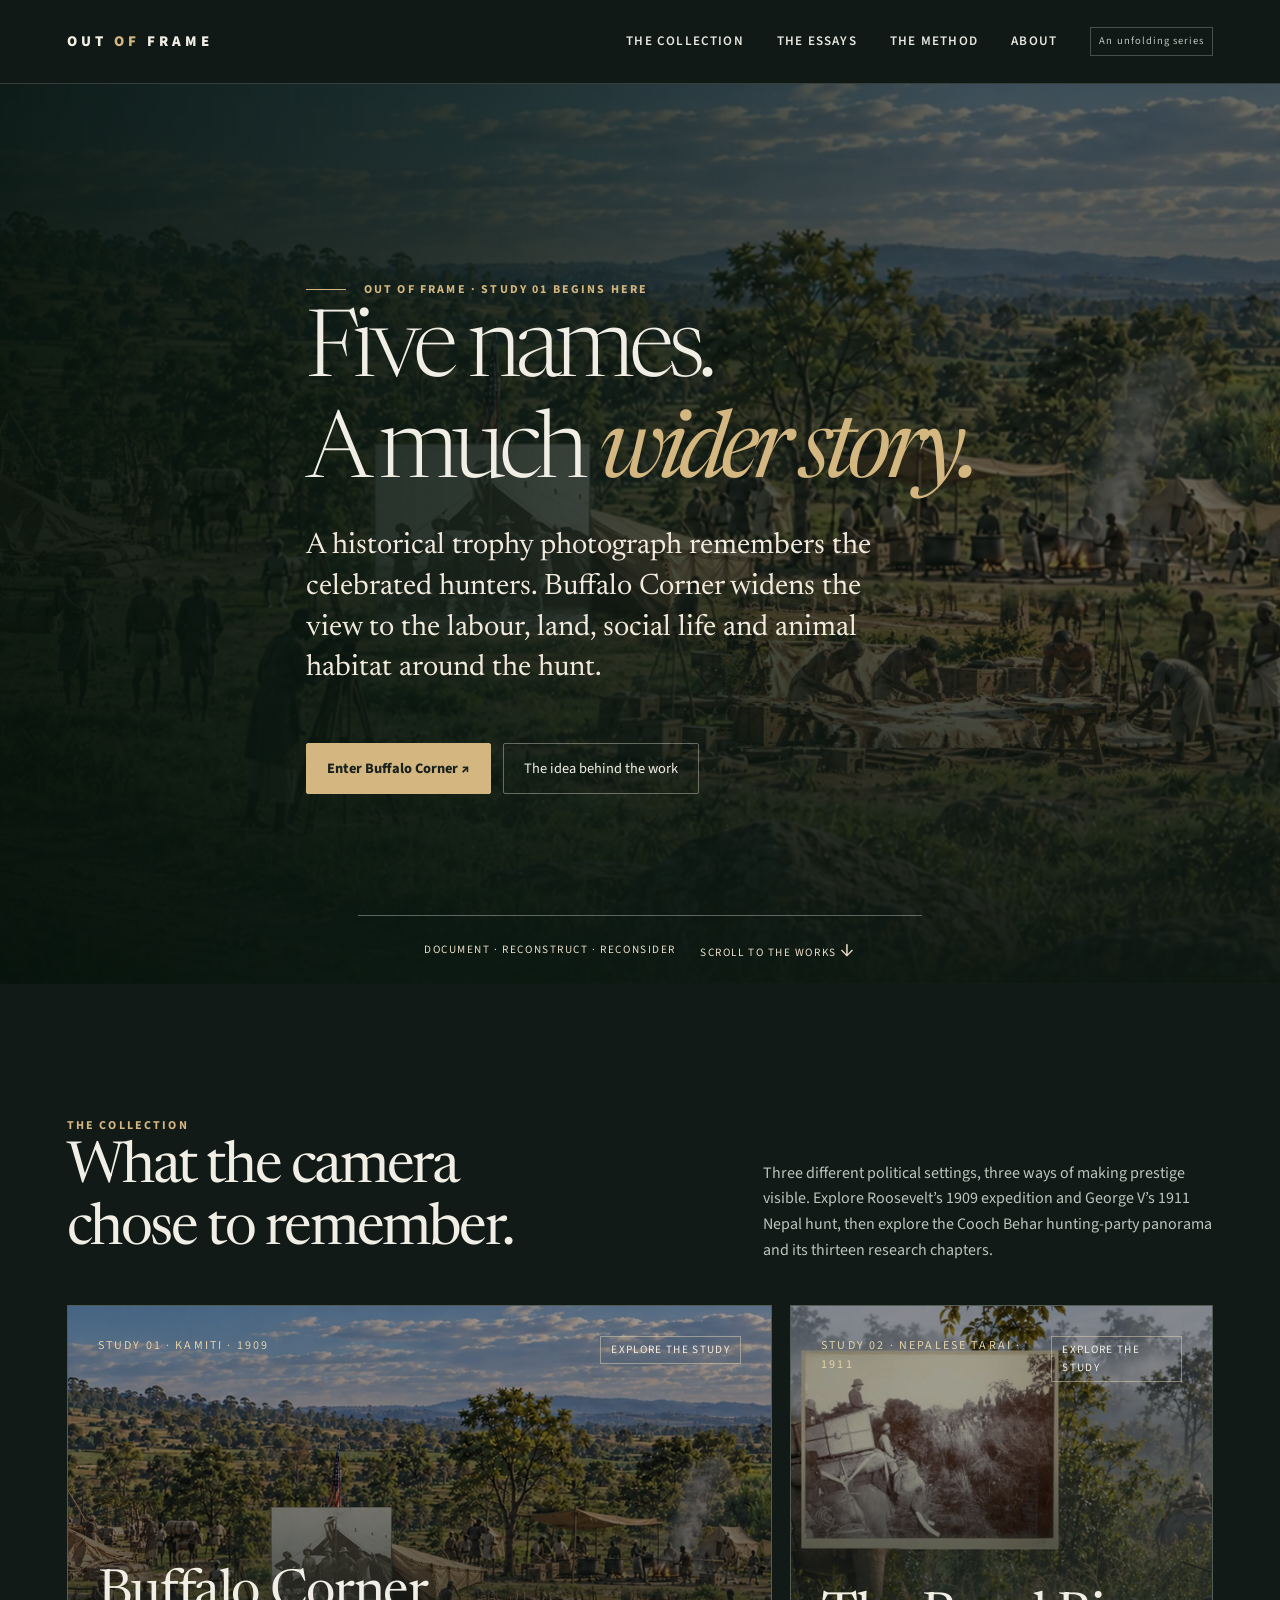
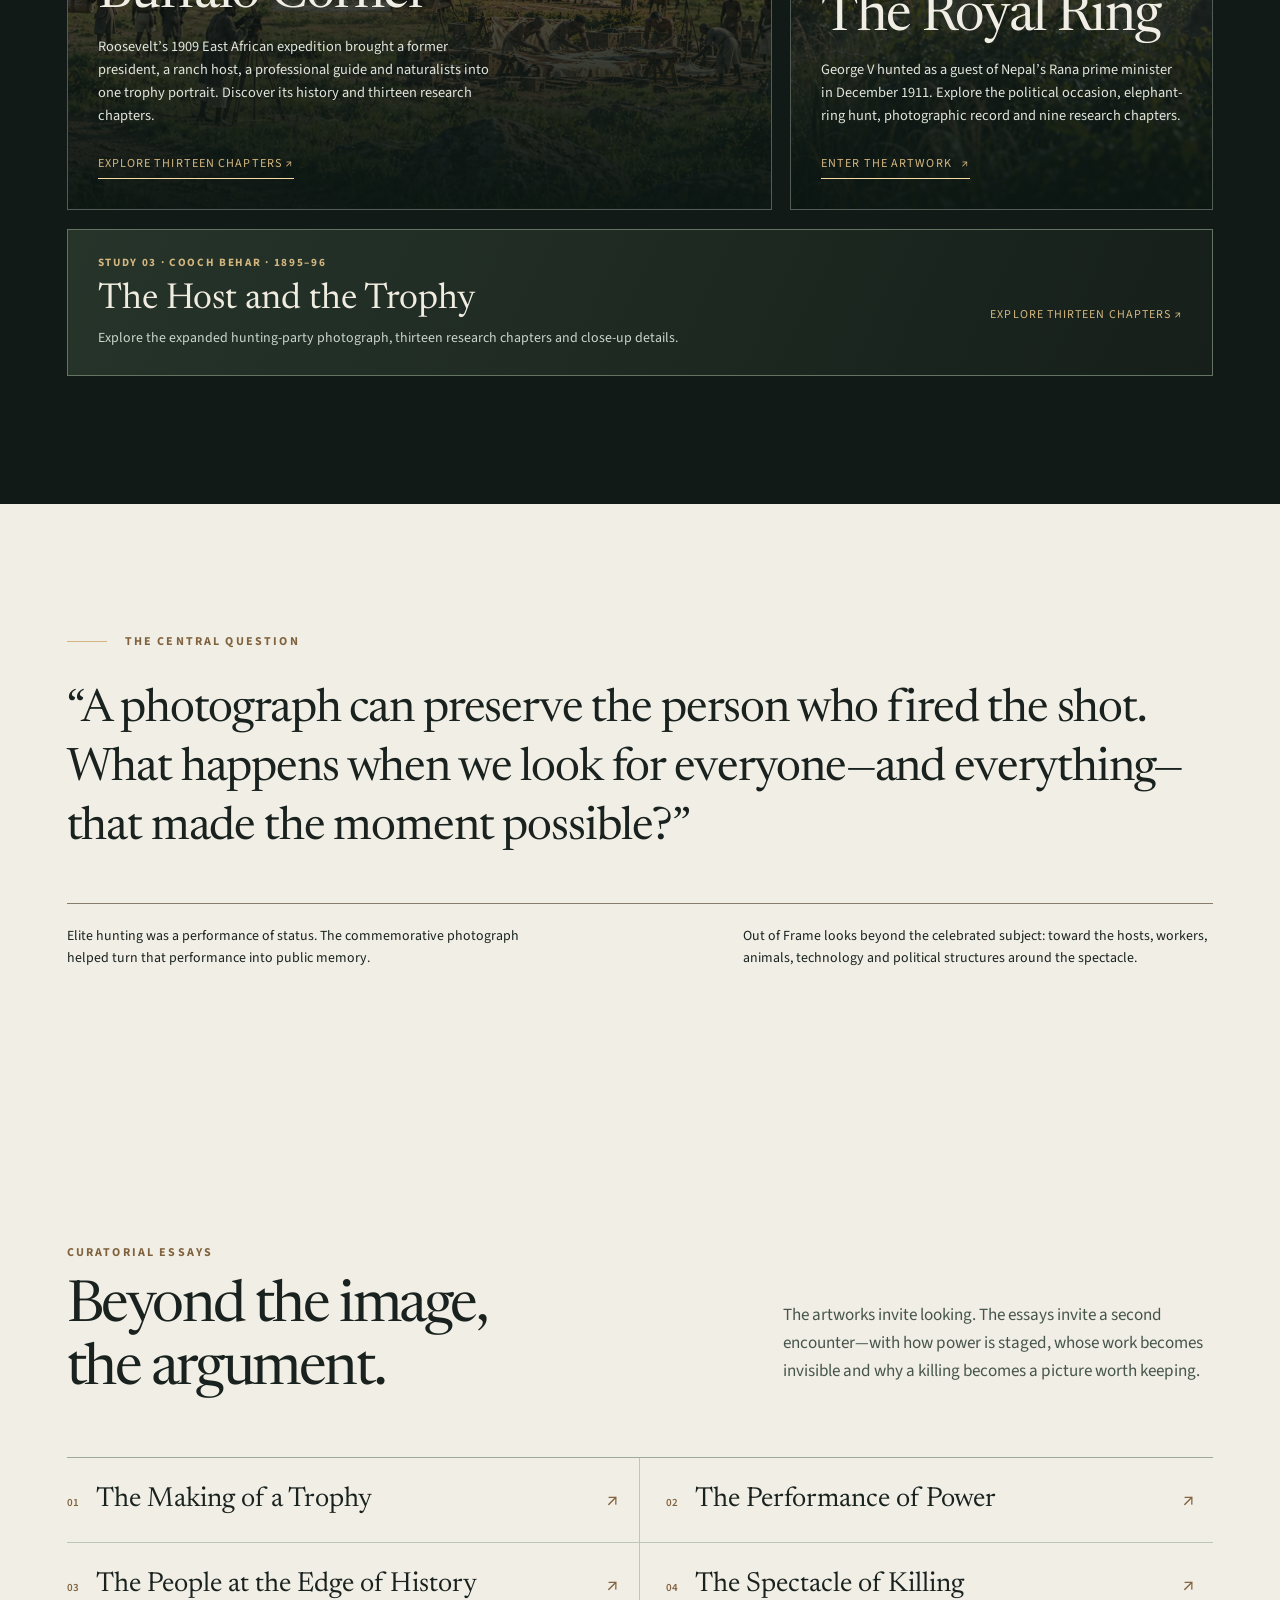
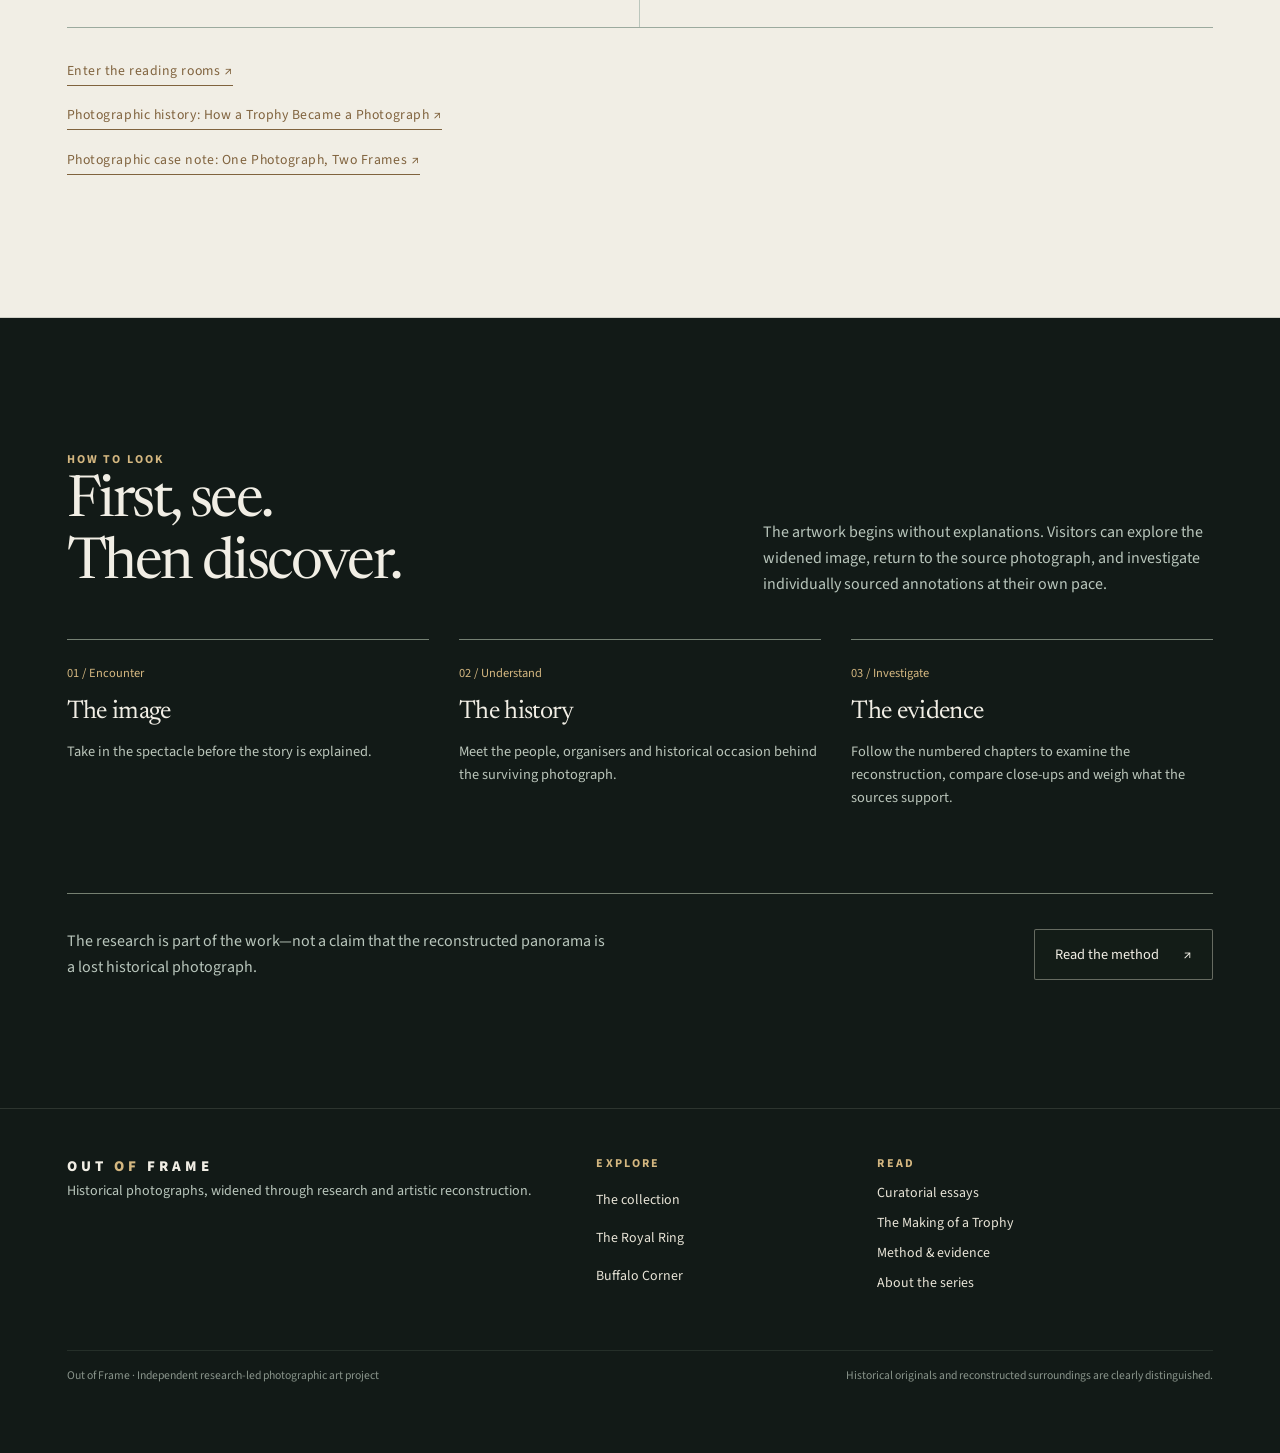
<file: index.html>
<!DOCTYPE html>

<html lang="en"><head><meta charset="utf-8"/><meta content="width=device-width, initial-scale=1" name="viewport"/><meta content="Out of Frame is a research-led photographic series exploring power, hunting, archival memory, and the lives beyond the image." name="description"/><meta content="#121A17" name="theme-color"/><title>Out of Frame — Photographic reconstructions</title><link href="https://fonts.googleapis.com" rel="preconnect"/><link crossorigin="" href="https://fonts.gstatic.com" rel="preconnect"/><link href="https://fonts.googleapis.com/css2?family=Newsreader:opsz,wght@6..72,300..600&amp;family=Source+Sans+3:wght@400;500;600;700&amp;display=swap" rel="stylesheet"/><link href="assets/css/site.css" rel="stylesheet"/><link href="assets/css/host-trophy.css" rel="stylesheet"/></head><body><a class="skip" href="#main">Skip to content</a><header class="site-header"><div class="shell nav-inner"><a aria-label="Out of Frame, home" class="brand" href="index.html">OUT <span>OF</span> FRAME</a><button aria-controls="site-links" aria-expanded="false" class="nav-toggle" type="button">Menu ☰</button><nav aria-label="Main navigation" class="nav-links" id="site-links"><a href="works/index.html">The collection</a><a href="essays/index.html">The essays</a><a href="method.html">The method</a><a href="about.html">About</a><span class="nav-flag">An unfolding series</span></nav></div></header><main id="main"><section class="home-hero buffalo-home-hero buffalo-home-hero"><picture aria-hidden="true"><img alt="" src="assets/images/buffalo-corner-hero.webp"/></picture><div class="shell home-hero-inner"><div class="eyebrow kicker-line">Out of Frame · Study 01 begins here</div><h1>Five names.<br/>A much <em>wider story.</em></h1><p class="home-deck">A historical trophy photograph remembers the celebrated hunters. Buffalo Corner widens the view to the labour, land, social life and animal habitat around the hunt.</p><div class="home-actions"><a class="btn primary" href="works/buffalo-corner.html">Enter Buffalo Corner ↗</a><a class="btn ghost" href="about.html">The idea behind the work</a></div></div><div class="shell hero-foot"><span>Document · Reconstruct · Reconsider</span><span>Scroll to the works <span aria-hidden="true" class="home-arrow">↓</span></span></div></section>
<section class="section shell" id="collection"><div class="section-head"><div><span class="eyebrow">The collection</span><h2>What the camera<br/>chose to remember.</h2></div><p>Three different political settings, three ways of making prestige visible. Explore Roosevelt’s 1909 expedition and George V’s 1911 Nepal hunt, then explore the Cooch Behar hunting-party panorama and its thirteen research chapters.</p></div><div class="works-grid"><a class="work-card featured buffalo-primary" href="works/buffalo-corner.html"><img alt="Buffalo Corner full-colour panorama of the safari camp with inset historic trophy photograph" src="assets/images/buffalo-corner-hero.webp"/><div class="work-top"><span class="work-number">Study 01 · Kamiti · 1909</span><span class="work-status" data-work-status="buffalo-corner">Interactive study</span></div><div class="work-bottom"><h3>Buffalo Corner</h3><p>Roosevelt’s 1909 East African expedition brought a former president, a ranch host, a professional guide and naturalists into one trophy portrait. Discover its history and thirteen research chapters.</p><span class="work-cta" data-work-cta="buffalo-corner">Explore 13 scenes ↗</span></div></a>
<a class="work-card featured royal-secondary" href="works/the-royal-ring.html"><img alt="A misty Nepalese elephant hunting formation surrounding the original sepia photograph of George V" src="assets/images/royal-ring-hero.webp?v=2.14"/><div class="work-top"><span class="work-number">Study 02 · Nepalese Tarai · 1911</span><span class="work-status">Explore the study</span></div><div class="work-bottom"><h3>The Royal Ring</h3><p>George V hunted as a guest of Nepal’s Rana prime minister in December 1911. Explore the political occasion, elephant-ring hunt, photographic record and nine research chapters.</p><span class="work-cta">Enter the artwork   ↗</span></div></a>
</div><a class="cb-home-teaser" href="works/the-host-and-the-trophy.html"><span class="cb-home-teaser-kicker">Study 03 · Cooch Behar · 1895–96</span><span class="cb-home-teaser-title">The Host and the Trophy</span><span class="cb-home-teaser-desc">Explore the expanded hunting-party photograph, thirteen research chapters and close-up details.</span><span class="cb-home-teaser-arrow">Explore thirteen chapters ↗</span></a></section>
<section class="statement section"><div class="shell"><span class="eyebrow kicker-line">The central question</span><blockquote>“A photograph can preserve the person who fired the shot. What happens when we look for everyone—and everything—that made the moment possible?”</blockquote><div class="fine"><p>Elite hunting was a performance of status. The commemorative photograph helped turn that performance into public memory.</p><p>Out of Frame looks beyond the celebrated subject: toward the hosts, workers, animals, technology and political structures around the spectacle.</p></div></div></section>
<section aria-labelledby="home-essays-title" class="home-essays section"><div class="shell"><div class="home-essays-top"><div><span class="eyebrow">Curatorial essays</span><h2 id="home-essays-title">Beyond the image,<br/>the argument.</h2></div><p>The artworks invite looking. The essays invite a second encounter—with how power is staged, whose work becomes invisible and why a killing becomes a picture worth keeping.</p></div><div class="home-essay-links"><a href="essays/the-making-of-a-trophy.html"><span>01</span>The Making of a Trophy <b>↗</b></a><a href="essays/the-performance-of-power.html"><span>02</span>The Performance of Power <b>↗</b></a><a href="essays/the-people-at-the-edge-of-history.html"><span>03</span>The People at the Edge of History <b>↗</b></a><a href="essays/the-spectacle-of-killing.html"><span>04</span>The Spectacle of Killing <b>↗</b></a></div><a class="text-link" href="essays/index.html">Enter the reading rooms ↗</a><p style="margin-top:18px"><a class="text-link" href="essays/how-a-trophy-became-a-photograph.html">Photographic history: How a Trophy Became a Photograph ↗</a></p><p style="margin-top:20px"><a class="text-link" href="essays/one-photograph-two-frames.html">Photographic case note: One Photograph, Two Frames ↗</a></p></div></section>
<section class="section shell"><div class="section-head"><div><span class="eyebrow">How to look</span><h2>First, see.<br/>Then discover.</h2></div><p>The artwork begins without explanations. Visitors can explore the widened image, return to the source photograph, and investigate individually sourced annotations at their own pace.</p></div><div class="method-summary"><div class="method-step"><span>01 / Encounter</span><h3>The image</h3><p>Take in the spectacle before the story is explained.</p></div><div class="method-step"><span>02 / Understand</span><h3>The history</h3><p>Meet the people, organisers and historical occasion behind the surviving photograph.</p></div><div class="method-step"><span>03 / Investigate</span><h3>The evidence</h3><p>Follow the numbered chapters to examine the reconstruction, compare close-ups and weigh what the sources support.</p></div></div><div class="cta-band"><p>The research is part of the work—not a claim that the reconstructed panorama is a lost historical photograph.</p><a class="btn" href="method.html">Read the method <span aria-hidden="true">↗</span></a></div></section></main><footer class="site-footer"><div class="shell"><div class="footer-grid"><div><a class="brand" href="index.html">OUT <span>OF</span> FRAME</a><p>Historical photographs, widened through research and artistic reconstruction.</p></div><nav aria-label="Footer exhibition links"><strong class="eyebrow">Explore</strong><a href="works/index.html">The collection</a><a href="works/the-royal-ring.html">The Royal Ring</a><a href="works/buffalo-corner.html">Buffalo Corner</a></nav><nav aria-label="Footer reading links"><strong class="eyebrow">Read</strong><a href="essays/index.html">Curatorial essays</a><a href="essays/the-making-of-a-trophy.html">The Making of a Trophy</a><a href="method.html">Method &amp; evidence</a><a href="about.html">About the series</a></nav></div><div class="footline"><span>Out of Frame · Independent research-led photographic art project</span><span>Historical originals and reconstructed surroundings are clearly distinguished.</span></div></div></footer><script defer="" src="assets/js/collection-manifest.js"></script><script defer="" src="assets/js/site.js"></script></body></html>
</file>
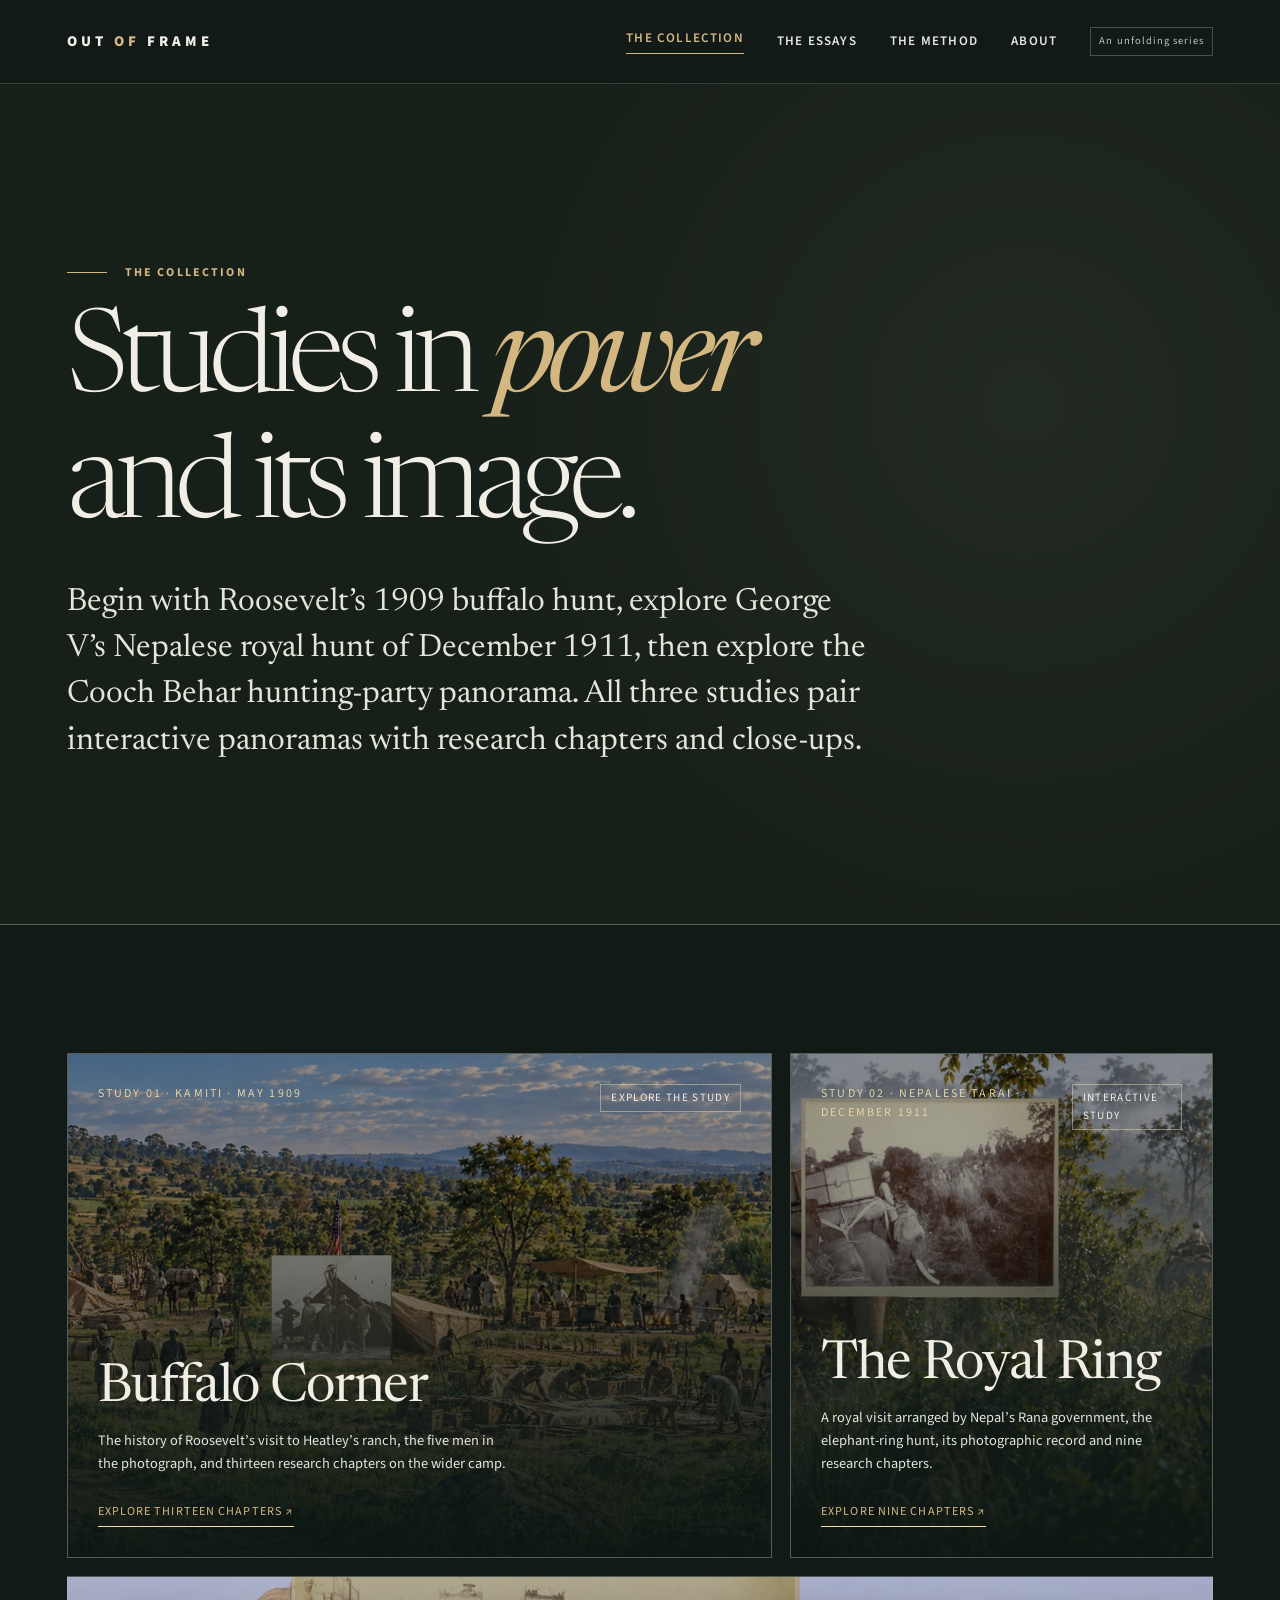
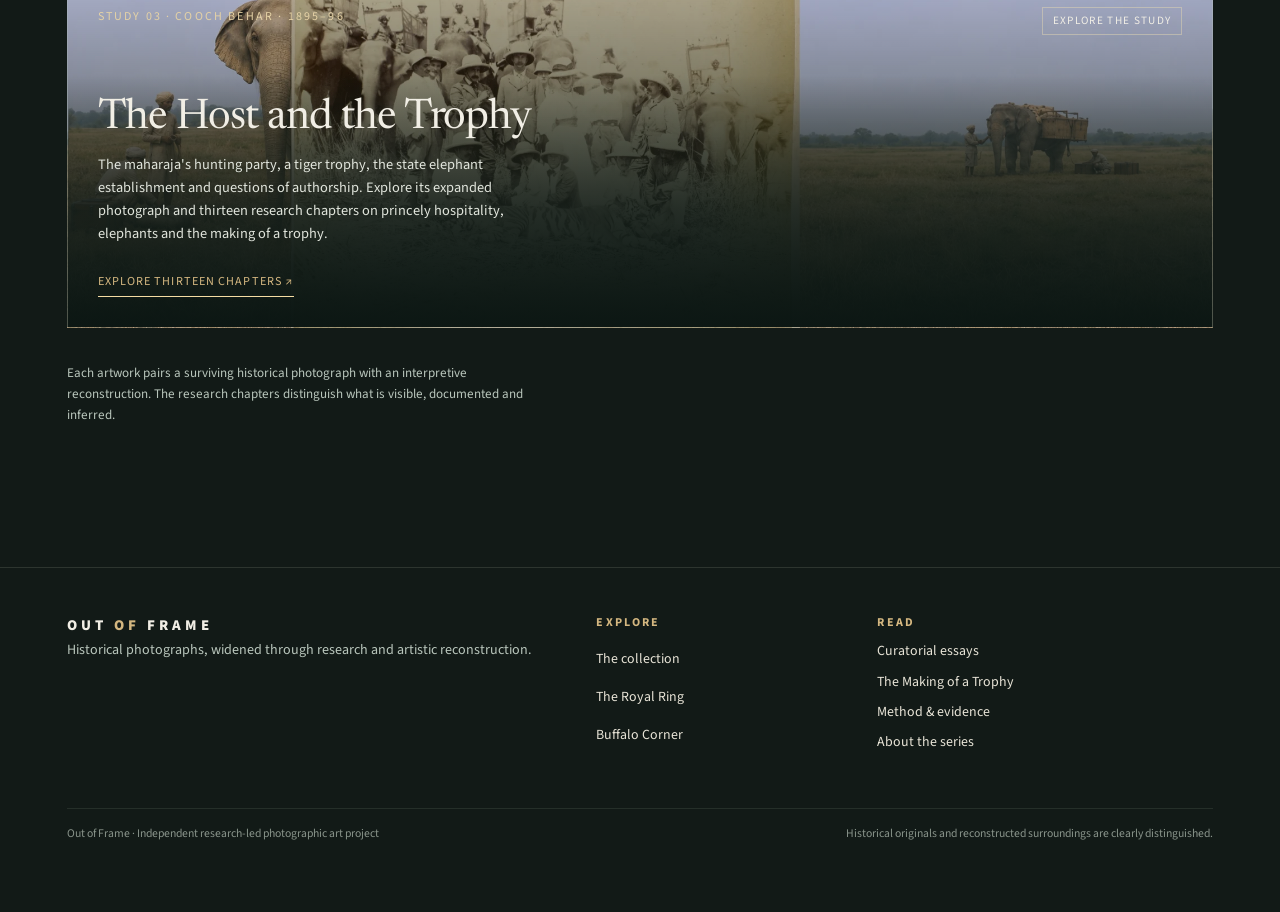
<file: works/index.html>
<!DOCTYPE html>

<html lang="en"><head><meta charset="utf-8"/><meta content="width=device-width, initial-scale=1" name="viewport"/><meta content="Browse the three Out of Frame artworks: Buffalo Corner, The Royal Ring, and The Host and the Trophy." name="description"/><meta content="#121A17" name="theme-color"/><title>The collection — Out of Frame</title><link href="https://fonts.googleapis.com" rel="preconnect"/><link crossorigin="" href="https://fonts.gstatic.com" rel="preconnect"/><link href="https://fonts.googleapis.com/css2?family=Newsreader:opsz,wght@6..72,300..600&amp;family=Source+Sans+3:wght@400;500;600;700&amp;display=swap" rel="stylesheet"/><link href="../assets/css/site.css" rel="stylesheet"/><link href="../assets/css/host-trophy.css" rel="stylesheet"/></head><body><a class="skip" href="#main">Skip to content</a><header class="site-header"><div class="shell nav-inner"><a aria-label="Out of Frame, home" class="brand" href="../index.html">OUT <span>OF</span> FRAME</a><button aria-controls="site-links" aria-expanded="false" class="nav-toggle" type="button">Menu ☰</button><nav aria-label="Main navigation" class="nav-links" id="site-links"><a aria-current="page" href="../works/index.html">The collection</a><a href="../essays/index.html">The essays</a><a href="../method.html">The method</a><a href="../about.html">About</a><span class="nav-flag">An unfolding series</span></nav></div></header><main id="main"><section class="page-hero"><div class="shell"><span class="eyebrow kicker-line">The collection</span><h1>Studies in <em style="color:var(--gold);font-weight:normal">power</em><br/>and its image.</h1><p class="lede">Begin with Roosevelt’s 1909 buffalo hunt, explore George V’s Nepalese royal hunt of December 1911, then explore the Cooch Behar hunting-party panorama. All three studies pair interactive panoramas with research chapters and close-ups.</p></div></section><section class="section shell"><div class="works-grid"><a class="work-card featured buffalo-primary" href="buffalo-corner.html"><img alt="Buffalo Corner panorama of a reconstructed East African expedition camp" src="../assets/images/buffalo-corner-hero.webp"/><div class="work-top"><span class="work-number">Study 01 · Kamiti · May 1909</span><span class="work-status" data-work-status="buffalo-corner">Interactive study</span></div><div class="work-bottom"><h3>Buffalo Corner</h3><p>The history of Roosevelt’s visit to Heatley’s ranch, the five men in the photograph, and thirteen research chapters on the wider camp.</p><span class="work-cta" data-work-cta="buffalo-corner">Explore thirteen chapters ↗</span></div></a><a class="work-card featured royal-secondary" href="the-royal-ring.html"><img alt="The Royal Ring panorama in misty Nepalese woodland" src="../assets/images/royal-ring-hero.webp?v=2.14"/><div class="work-top"><span class="work-number">Study 02 · Nepalese Tarai · December 1911</span><span class="work-status">Interactive study</span></div><div class="work-bottom"><h3>The Royal Ring</h3><p>A royal visit arranged by Nepal’s Rana government, the elephant-ring hunt, its photographic record and nine research chapters.</p><span class="work-cta">Explore nine chapters ↗</span></div></a><a class="work-card cb-work-card" href="the-host-and-the-trophy.html" aria-label="Explore Study 03: The Host and the Trophy"><div class="work-top"><span class="work-number">Study 03 · Cooch Behar · 1895–96</span><span class="work-status" data-work-status="host-and-the-trophy">Explore the study</span></div><div class="work-bottom"><h3>The Host and the Trophy</h3><p>The maharaja's hunting party, a tiger trophy, the state elephant establishment and questions of authorship. Explore its expanded photograph and thirteen research chapters on princely hospitality, elephants and the making of a trophy.</p><span class="work-cta" data-work-cta="host-and-the-trophy">Explore thirteen chapters ↗</span></div></a></div><p class="small" style="margin-top:35px">Each artwork pairs a surviving historical photograph with an interpretive reconstruction. The research chapters distinguish what is visible, documented and inferred.</p></section></main><footer class="site-footer"><div class="shell"><div class="footer-grid"><div><a class="brand" href="../index.html">OUT <span>OF</span> FRAME</a><p>Historical photographs, widened through research and artistic reconstruction.</p></div><nav aria-label="Footer exhibition links"><strong class="eyebrow">Explore</strong><a href="../works/index.html">The collection</a><a href="../works/the-royal-ring.html">The Royal Ring</a><a href="../works/buffalo-corner.html">Buffalo Corner</a></nav><nav aria-label="Footer reading links"><strong class="eyebrow">Read</strong><a href="../essays/index.html">Curatorial essays</a><a href="../essays/the-making-of-a-trophy.html">The Making of a Trophy</a><a href="../method.html">Method &amp; evidence</a><a href="../about.html">About the series</a></nav></div><div class="footline"><span>Out of Frame · Independent research-led photographic art project</span><span>Historical originals and reconstructed surroundings are clearly distinguished.</span></div></div></footer><script defer="" src="../assets/js/collection-manifest.js"></script><script defer="" src="../assets/js/site.js"></script></body></html>
</file>
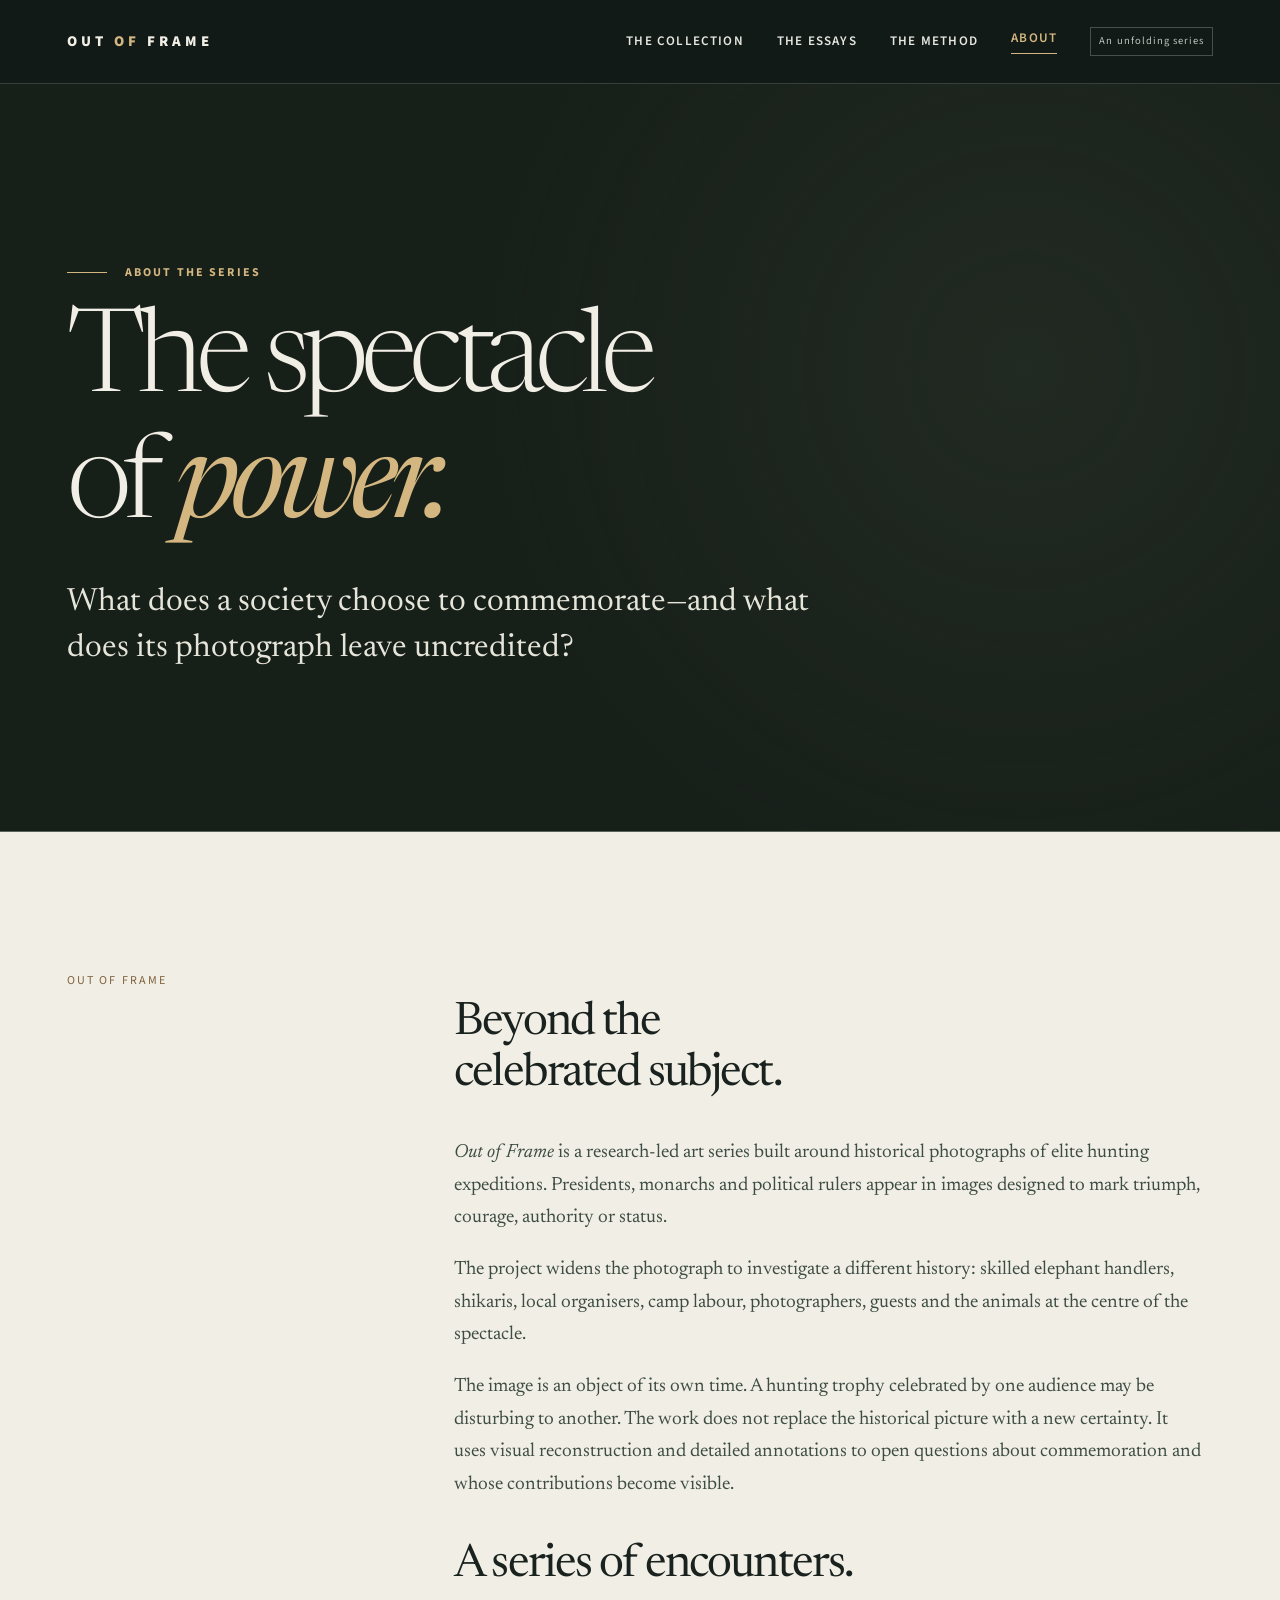
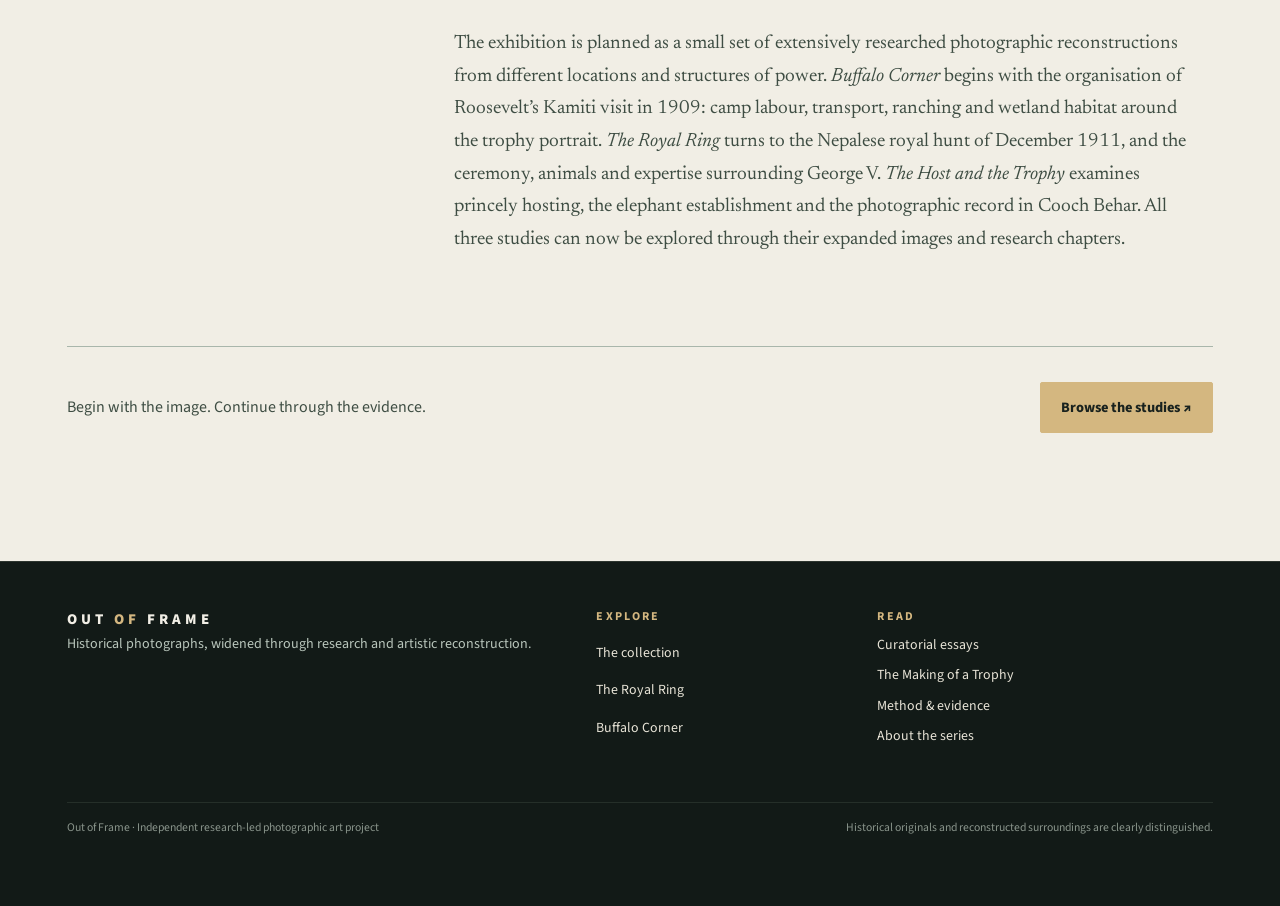
<file: about.html>
<!doctype html><html lang="en"><head><meta charset="utf-8"><meta name="viewport" content="width=device-width, initial-scale=1"><meta name="description" content="The concept behind Out of Frame, a research-led historical photographic art series examining hunting and power."><meta name="theme-color" content="#121A17"><title>About — Out of Frame</title><link rel="preconnect" href="https://fonts.googleapis.com"><link rel="preconnect" href="https://fonts.gstatic.com" crossorigin><link href="https://fonts.googleapis.com/css2?family=Newsreader:opsz,wght@6..72,300..600&family=Source+Sans+3:wght@400;500;600;700&display=swap" rel="stylesheet"><link rel="stylesheet" href="assets/css/site.css"></head><body><a class="skip" href="#main">Skip to content</a><header class="site-header"><div class="shell nav-inner"><a class="brand" href="index.html" aria-label="Out of Frame, home">OUT <span>OF</span> FRAME</a><button class="nav-toggle" type="button" aria-expanded="false" aria-controls="site-links">Menu ☰</button><nav class="nav-links" id="site-links" aria-label="Main navigation"><a href="works/index.html">The collection</a><a href="essays/index.html">The essays</a><a href="method.html">The method</a><a href="about.html" aria-current="page">About</a><span class="nav-flag">An unfolding series</span></nav></div></header><main id="main"><section class="page-hero"><div class="shell"><span class="eyebrow kicker-line">About the series</span><h1>The spectacle<br>of <em style="color:var(--gold);font-weight:normal">power.</em></h1><p class="lede">What does a society choose to commemorate—and what does its photograph leave uncredited?</p></div></section><section class="section shell paper-reading"><div class="editorial-grid"><div class="side-label">Out of Frame</div><div class="prose"><h2>Beyond the<br>celebrated subject.</h2><p><em>Out of Frame</em> is a research-led art series built around historical photographs of elite hunting expeditions. Presidents, monarchs and political rulers appear in images designed to mark triumph, courage, authority or status.</p><p>The project widens the photograph to investigate a different history: skilled elephant handlers, shikaris, local organisers, camp labour, photographers, guests and the animals at the centre of the spectacle.</p><p>The image is an object of its own time. A hunting trophy celebrated by one audience may be disturbing to another. The work does not replace the historical picture with a new certainty. It uses visual reconstruction and detailed annotations to open questions about commemoration and whose contributions become visible.</p><h2>A series of encounters.</h2><p>The exhibition is planned as a small set of extensively researched photographic reconstructions from different locations and structures of power. <em>Buffalo Corner</em> begins with the organisation of Roosevelt’s Kamiti visit in 1909: camp labour, transport, ranching and wetland habitat around the trophy portrait. <em>The Royal Ring</em> turns to the Nepalese royal hunt of December 1911, and the ceremony, animals and expertise surrounding George V. <em>The Host and the Trophy</em> examines princely hosting, the elephant establishment and the photographic record in Cooch Behar. All three studies can now be explored through their expanded images and research chapters.</p></div></div><div class="cta-band"><p>Begin with the image. Continue through the evidence.</p><a class="btn primary" href="works/index.html">Browse the studies ↗</a></div></section></main><footer class="site-footer"><div class="shell"><div class="footer-grid"><div><a class="brand" href="index.html">OUT <span>OF</span> FRAME</a><p>Historical photographs, widened through research and artistic reconstruction.</p></div><nav aria-label="Footer exhibition links"><strong class="eyebrow">Explore</strong><a href="works/index.html">The collection</a><a href="works/the-royal-ring.html">The Royal Ring</a><a href="works/buffalo-corner.html">Buffalo Corner</a></nav><nav aria-label="Footer reading links"><strong class="eyebrow">Read</strong><a href="essays/index.html">Curatorial essays</a><a href="essays/the-making-of-a-trophy.html">The Making of a Trophy</a><a href="method.html">Method &amp; evidence</a><a href="about.html">About the series</a></nav></div><div class="footline"><span>Out of Frame · Independent research-led photographic art project</span><span>Historical originals and reconstructed surroundings are clearly distinguished.</span></div></div></footer><script src="assets/js/collection-manifest.js" defer></script><script src="assets/js/site.js" defer></script></body></html>
</file>
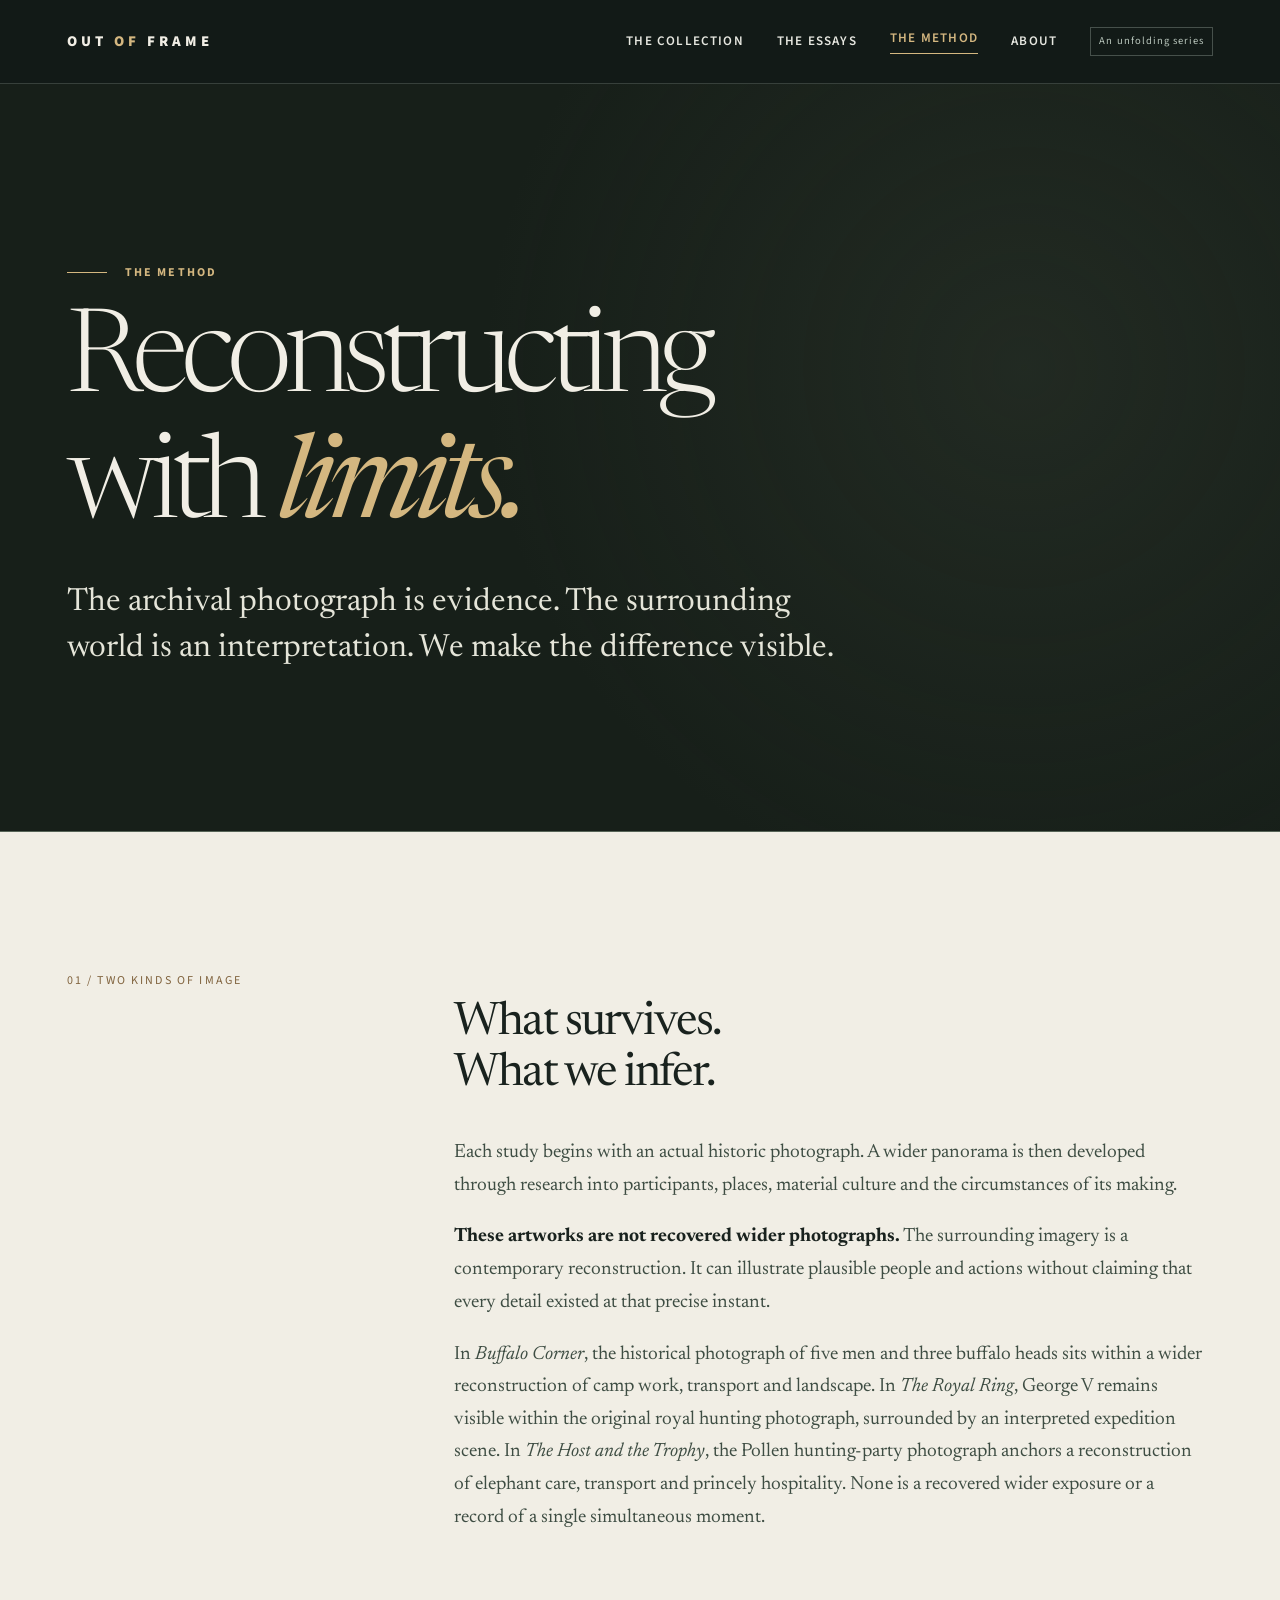
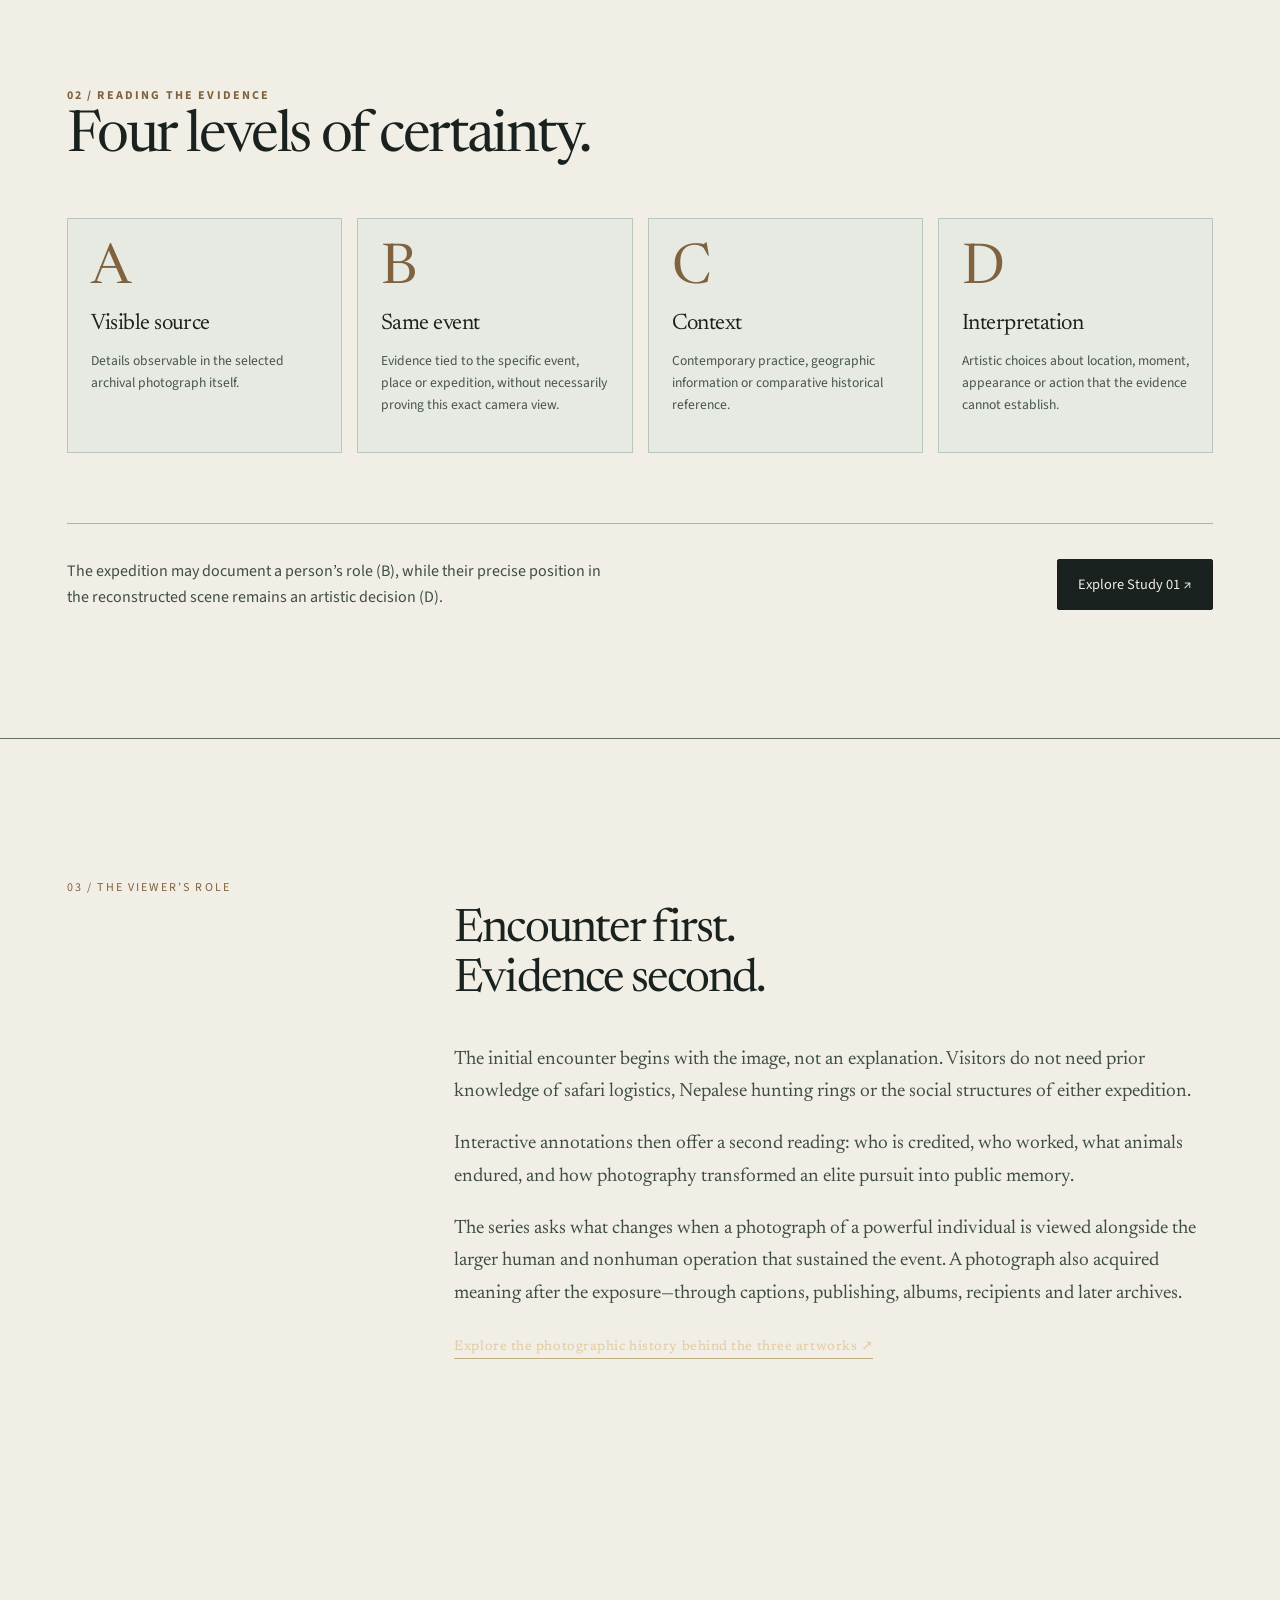
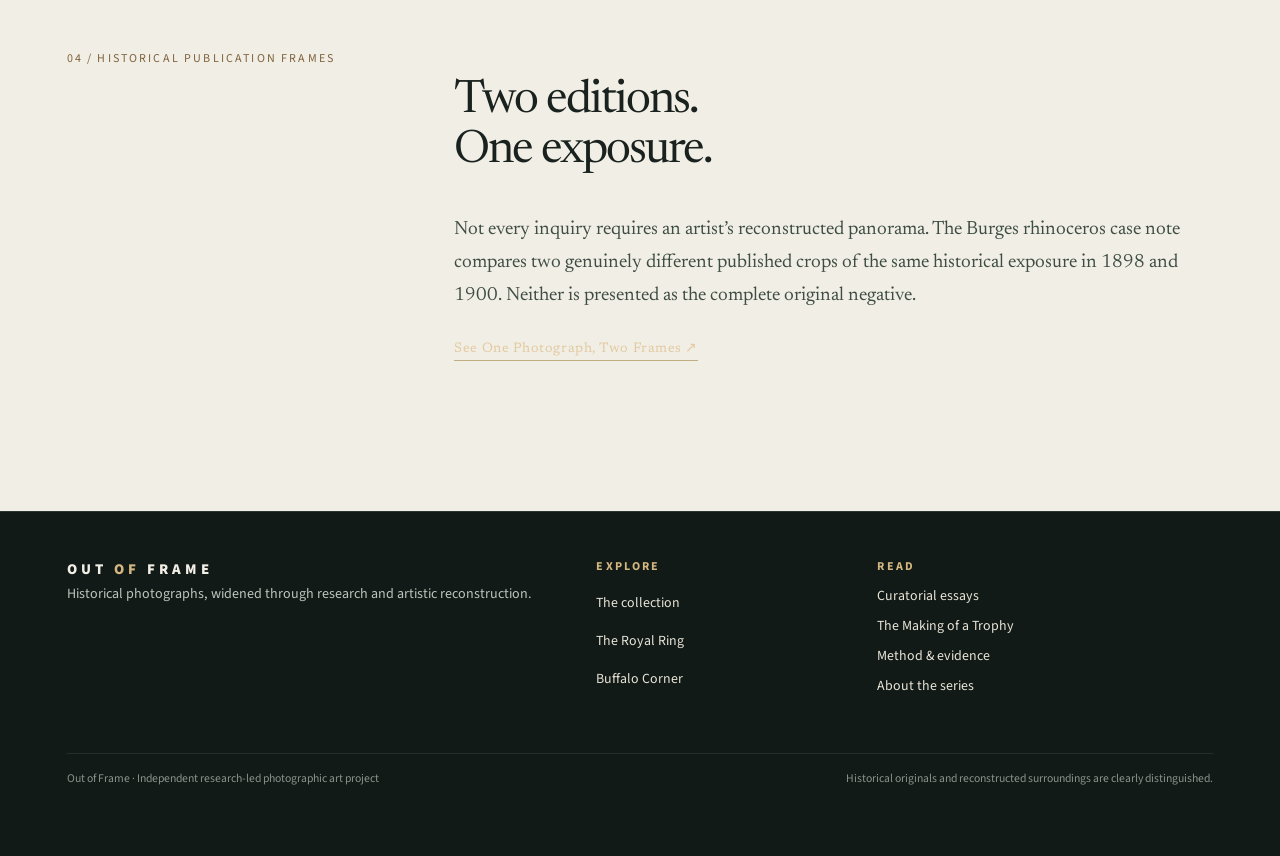
<file: method.html>
<!doctype html><html lang="en"><head><meta charset="utf-8"><meta name="viewport" content="width=device-width, initial-scale=1"><meta name="description" content="How Out of Frame separates archival evidence and interpretive reconstruction through claim-level annotations."><meta name="theme-color" content="#121A17"><title>Method &amp; Evidence — Out of Frame</title><link rel="preconnect" href="https://fonts.googleapis.com"><link rel="preconnect" href="https://fonts.gstatic.com" crossorigin><link href="https://fonts.googleapis.com/css2?family=Newsreader:opsz,wght@6..72,300..600&family=Source+Sans+3:wght@400;500;600;700&display=swap" rel="stylesheet"><link rel="stylesheet" href="assets/css/site.css"></head><body><a class="skip" href="#main">Skip to content</a><header class="site-header"><div class="shell nav-inner"><a class="brand" href="index.html" aria-label="Out of Frame, home">OUT <span>OF</span> FRAME</a><button class="nav-toggle" type="button" aria-expanded="false" aria-controls="site-links">Menu ☰</button><nav class="nav-links" id="site-links" aria-label="Main navigation"><a href="works/index.html">The collection</a><a href="essays/index.html">The essays</a><a href="method.html" aria-current="page">The method</a><a href="about.html">About</a><span class="nav-flag">An unfolding series</span></nav></div></header><main id="main"><section class="page-hero"><div class="shell"><span class="eyebrow kicker-line">The method</span><h1>Reconstructing<br>with <em style="color:var(--gold);font-weight:normal">limits.</em></h1><p class="lede">The archival photograph is evidence. The surrounding world is an interpretation. We make the difference visible.</p></div></section><section class="section shell paper-reading"><div class="editorial-grid"><div class="side-label">01 / Two kinds of image</div><div class="prose"><h2>What survives.<br>What we infer.</h2><p>Each study begins with an actual historic photograph. A wider panorama is then developed through research into participants, places, material culture and the circumstances of its making.</p><p><strong>These artworks are not recovered wider photographs.</strong> The surrounding imagery is a contemporary reconstruction. It can illustrate plausible people and actions without claiming that every detail existed at that precise instant.</p><p>In <em>Buffalo Corner</em>, the historical photograph of five men and three buffalo heads sits within a wider reconstruction of camp work, transport and landscape. In <em>The Royal Ring</em>, George V remains visible within the original royal hunting photograph, surrounded by an interpreted expedition scene. In <em>The Host and the Trophy</em>, the Pollen hunting-party photograph anchors a reconstruction of elephant care, transport and princely hospitality. None is a recovered wider exposure or a record of a single simultaneous moment.</p></div></div></section><section class="section shell paper-reading" style="padding-top:0"><span class="eyebrow">02 / Reading the evidence</span><h2>Four levels of certainty.</h2><div class="evidence-grid"><div class="grade-card"><b>A</b><h3>Visible source</h3><p>Details observable in the selected archival photograph itself.</p></div><div class="grade-card"><b>B</b><h3>Same event</h3><p>Evidence tied to the specific event, place or expedition, without necessarily proving this exact camera view.</p></div><div class="grade-card"><b>C</b><h3>Context</h3><p>Contemporary practice, geographic information or comparative historical reference.</p></div><div class="grade-card"><b>D</b><h3>Interpretation</h3><p>Artistic choices about location, moment, appearance or action that the evidence cannot establish.</p></div></div><div class="cta-band"><p>The expedition may document a person’s role (B), while their precise position in the reconstructed scene remains an artistic decision (D).</p><a class="btn" href="works/buffalo-corner.html">Explore Study 01 ↗</a></div></section><section class="section shell paper-reading" style="border-top:1px solid #617060"><div class="editorial-grid"><div class="side-label">03 / The viewer’s role</div><div class="prose"><h2>Encounter first.<br>Evidence second.</h2><p>The initial encounter begins with the image, not an explanation. Visitors do not need prior knowledge of safari logistics, Nepalese hunting rings or the social structures of either expedition.</p><p>Interactive annotations then offer a second reading: who is credited, who worked, what animals endured, and how photography transformed an elite pursuit into public memory.</p><p>The series asks what changes when a photograph of a powerful individual is viewed alongside the larger human and nonhuman operation that sustained the event. A photograph also acquired meaning after the exposure—through captions, publishing, albums, recipients and later archives.</p><p><a class="text-link" href="essays/how-a-trophy-became-a-photograph.html">Explore the photographic history behind the three artworks ↗</a></p></div></div></section><section class="section shell paper-reading"><div class="editorial-grid"><div class="side-label">04 / Historical publication frames</div><div class="prose"><h2>Two editions.<br>One exposure.</h2><p>Not every inquiry requires an artist’s reconstructed panorama. The Burges rhinoceros case note compares two genuinely different published crops of the same historical exposure in 1898 and 1900. Neither is presented as the complete original negative.</p><p><a href="essays/one-photograph-two-frames.html" class="text-link">See One Photograph, Two Frames ↗</a></p></div></div></section></main><footer class="site-footer"><div class="shell"><div class="footer-grid"><div><a class="brand" href="index.html">OUT <span>OF</span> FRAME</a><p>Historical photographs, widened through research and artistic reconstruction.</p></div><nav aria-label="Footer exhibition links"><strong class="eyebrow">Explore</strong><a href="works/index.html">The collection</a><a href="works/the-royal-ring.html">The Royal Ring</a><a href="works/buffalo-corner.html">Buffalo Corner</a></nav><nav aria-label="Footer reading links"><strong class="eyebrow">Read</strong><a href="essays/index.html">Curatorial essays</a><a href="essays/the-making-of-a-trophy.html">The Making of a Trophy</a><a href="method.html">Method &amp; evidence</a><a href="about.html">About the series</a></nav></div><div class="footline"><span>Out of Frame · Independent research-led photographic art project</span><span>Historical originals and reconstructed surroundings are clearly distinguished.</span></div></div></footer><script src="assets/js/collection-manifest.js" defer></script><script src="assets/js/site.js" defer></script></body></html>
</file>
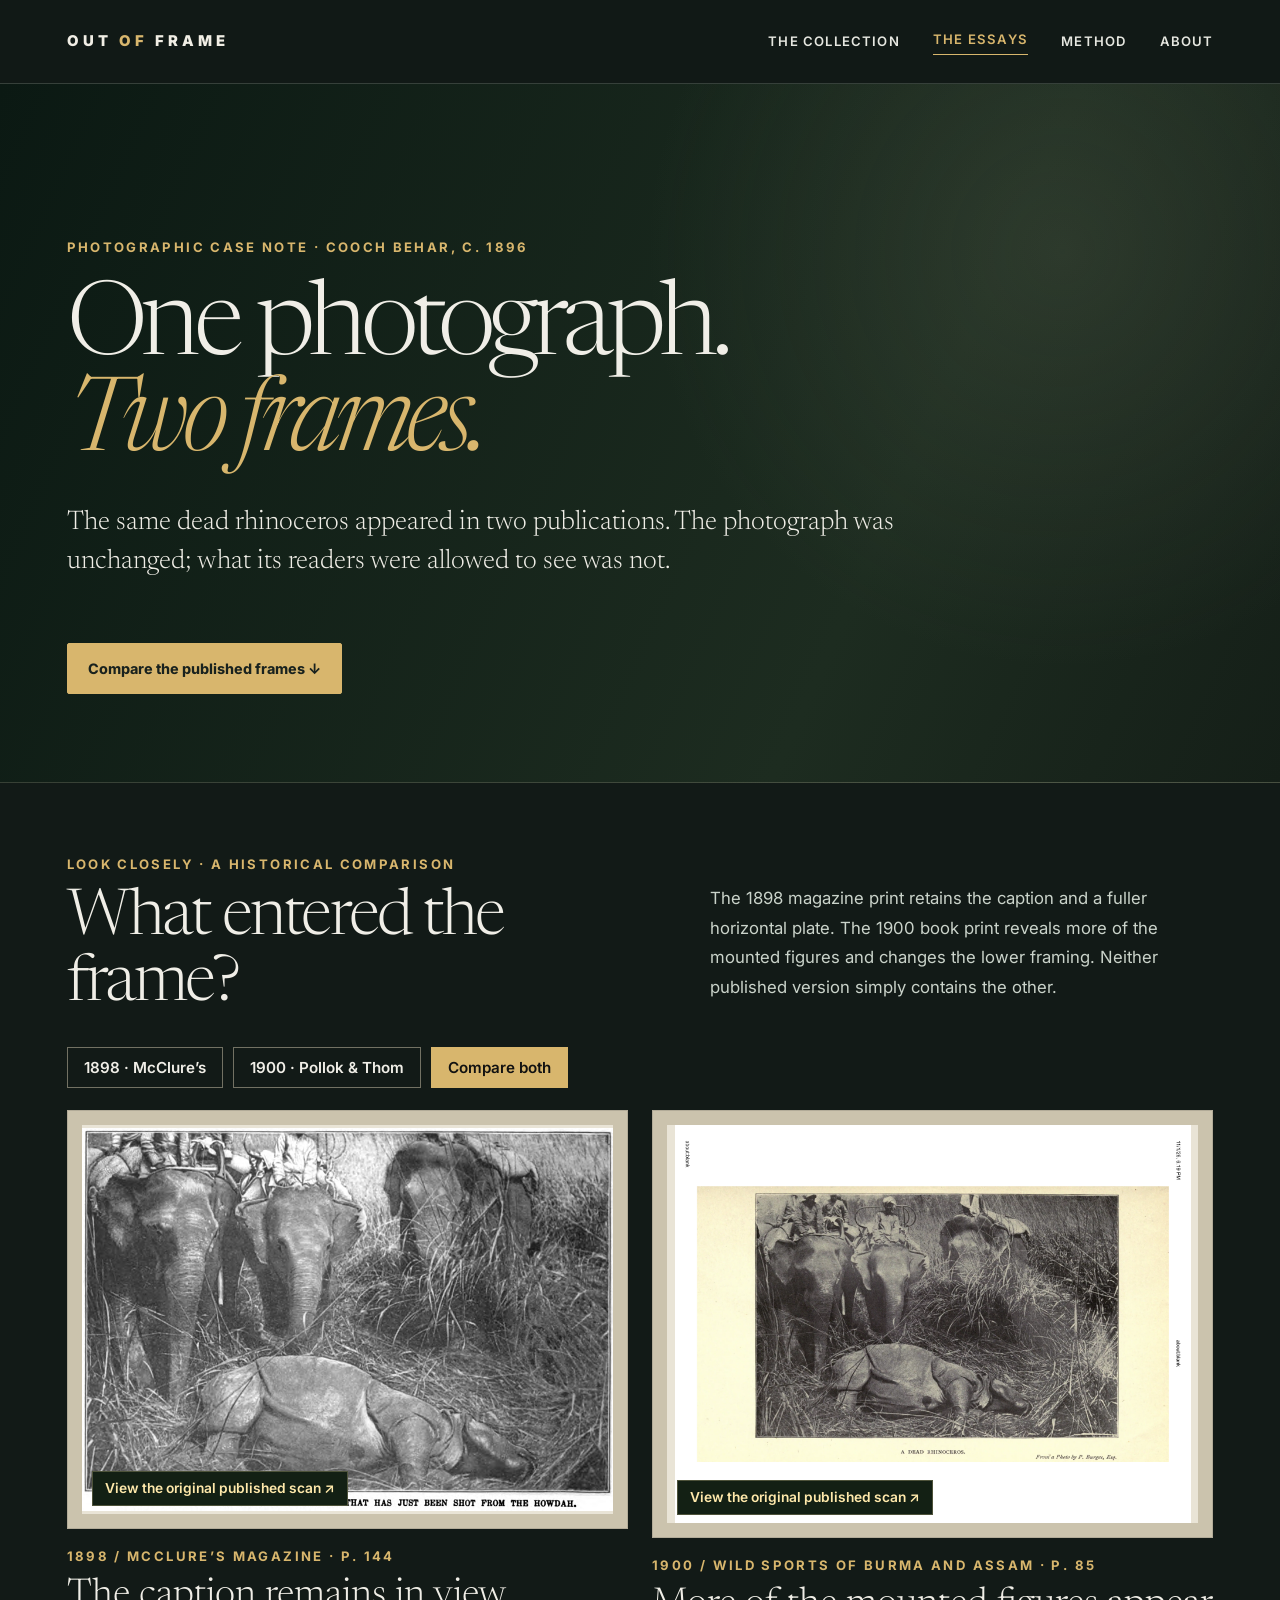
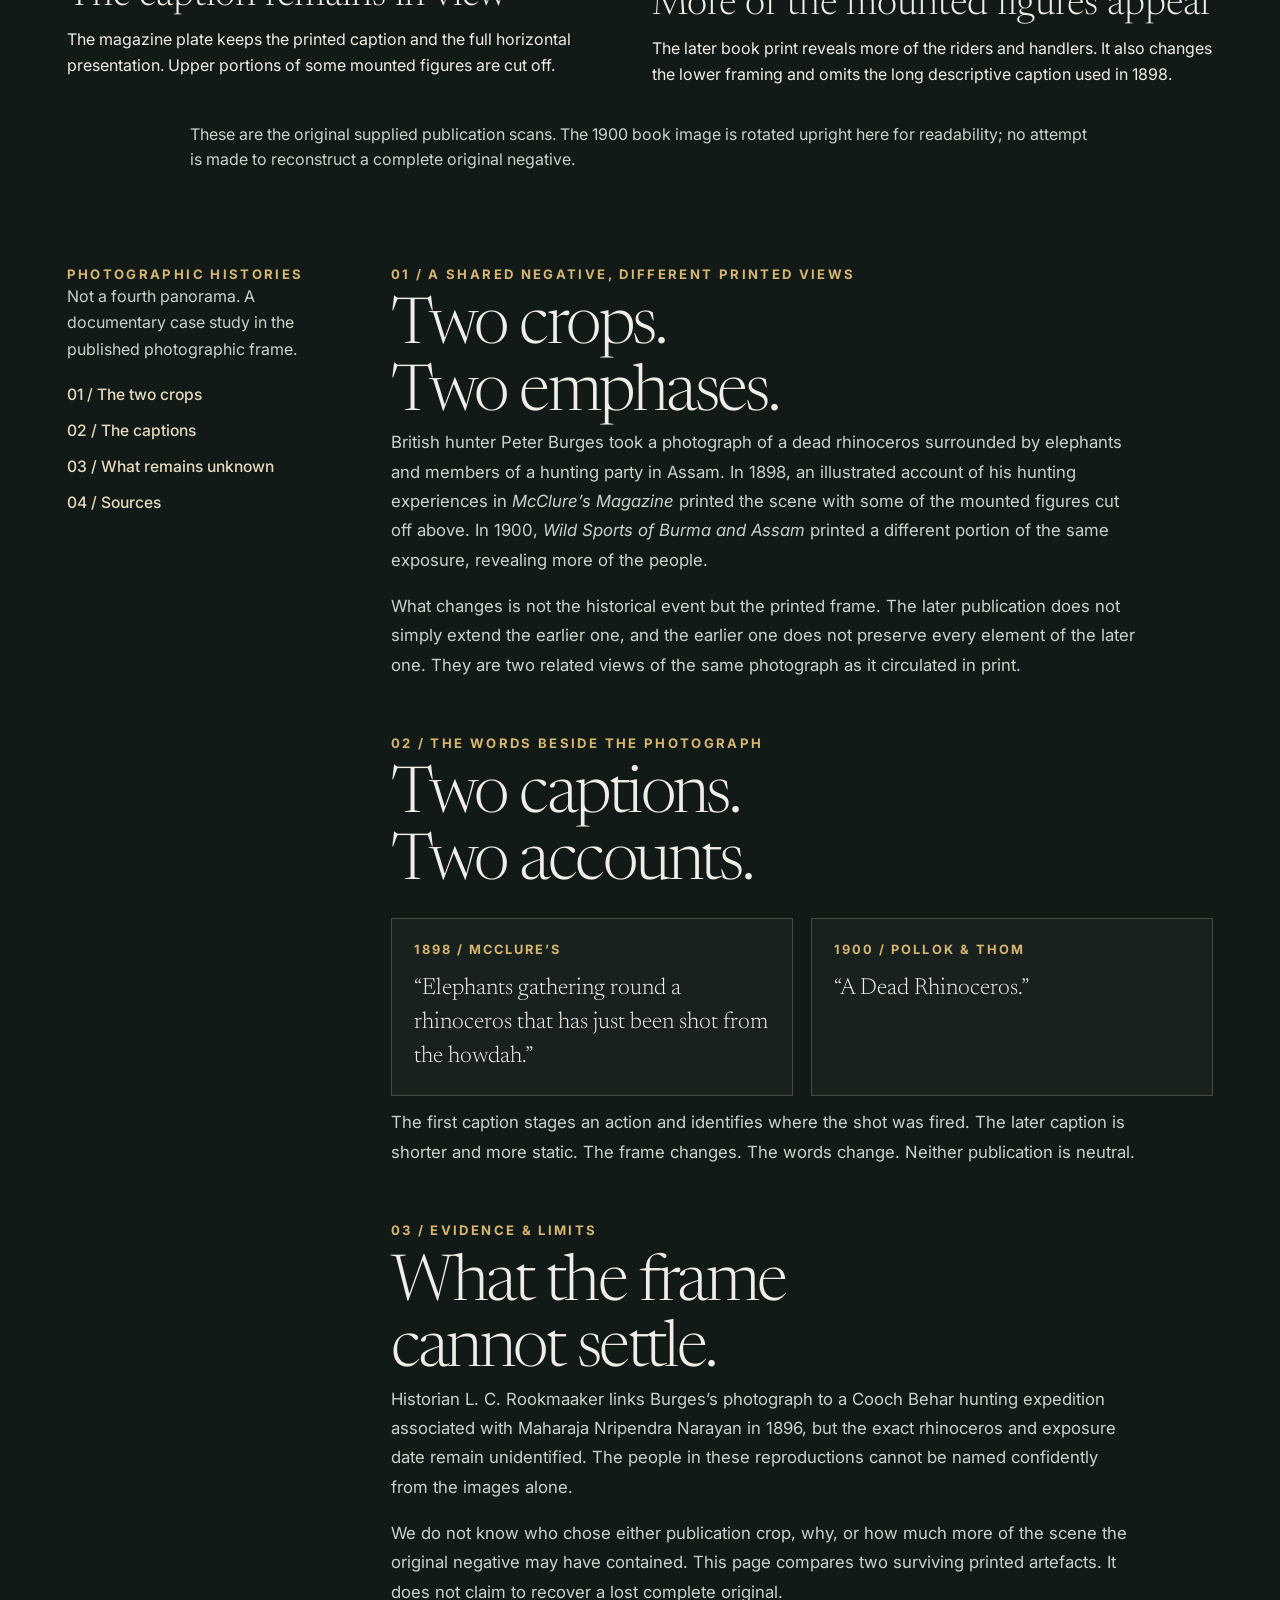
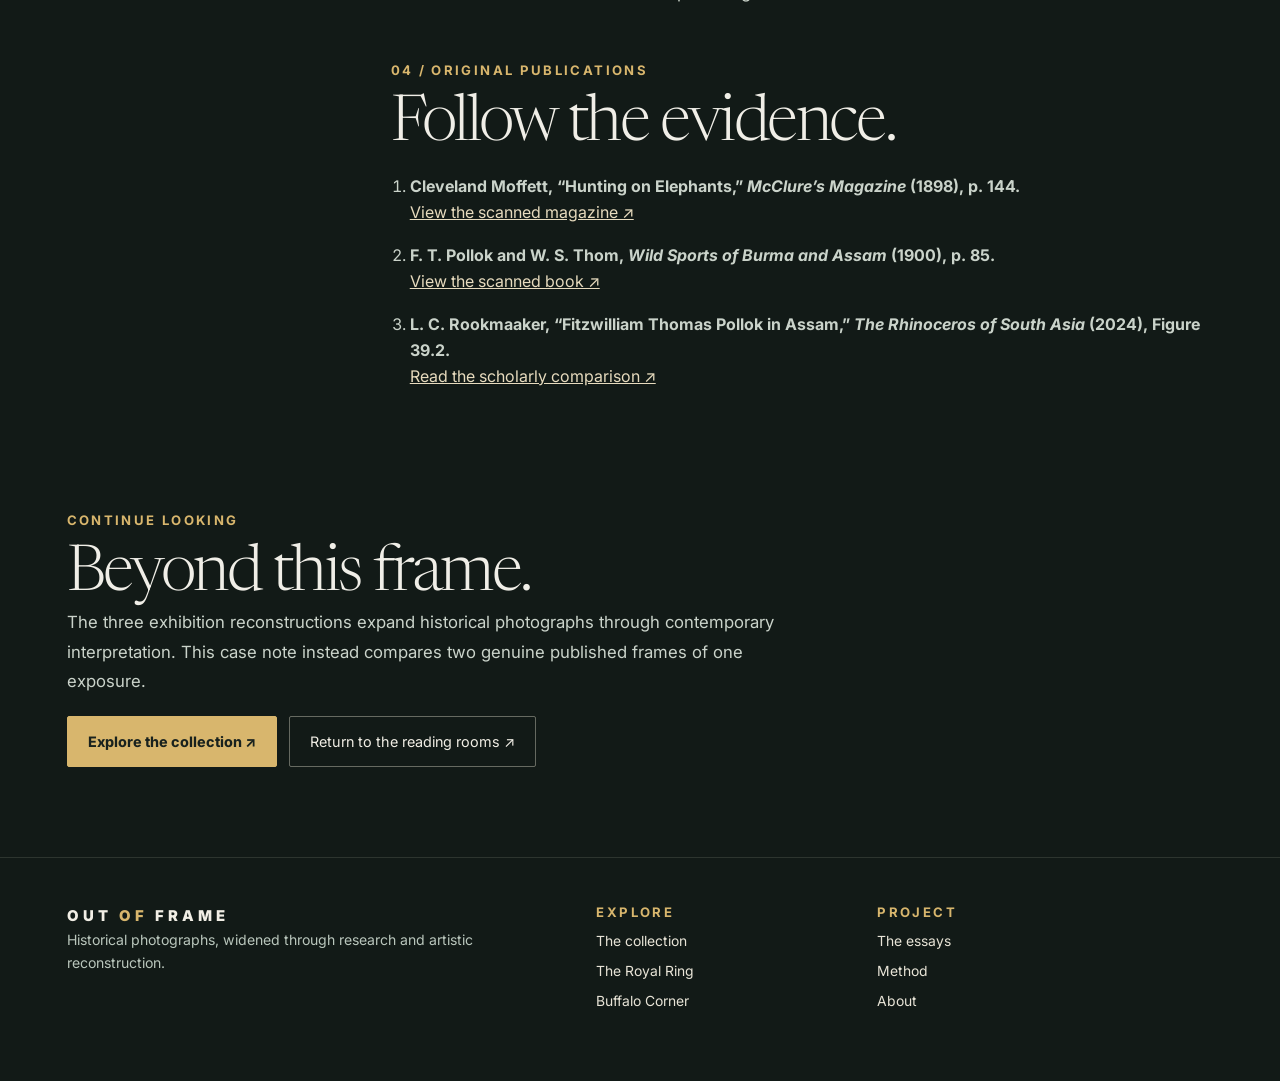
<file: essays/one-photograph-two-frames.html>
<!doctype html>
<html lang="en">
<head>
  <meta charset="utf-8">
  <meta name="viewport" content="width=device-width, initial-scale=1">
  <meta name="theme-color" content="#121A17">
  <meta name="description" content="A photographic case note comparing two published frames of Peter Burges's rhinoceros photograph.">
  <title>One Photograph, Two Frames — Out of Frame</title>
  <link rel="preconnect" href="https://fonts.googleapis.com">
  <link rel="preconnect" href="https://fonts.gstatic.com" crossorigin>
  <link href="https://fonts.googleapis.com/css2?family=Inter:wght@400;500;600;700&family=Newsreader:opsz,wght@6..72,300;6..72,400;6..72,500&display=swap" rel="stylesheet">
  <link rel="stylesheet" href="../assets/css/site.css">
  <link rel="stylesheet" href="../assets/css/rhino-frames.css">
</head>
<body>
  <a class="skip" href="#main">Skip to content</a>
  <header class="site-header">
    <div class="shell nav-inner">
      <a class="brand" href="../index.html" aria-label="Out of Frame, home">OUT <span>OF</span> FRAME</a>
      <button class="nav-toggle" aria-controls="site-links" aria-expanded="false" type="button">Menu ☰</button>
      <nav class="nav-links" id="site-links" aria-label="Main navigation">
        <a href="../works/index.html">The collection</a>
        <a href="index.html" aria-current="page">The essays</a>
        <a href="../method.html">Method</a>
        <a href="../about.html">About</a>
      </nav>
    </div>
  </header>

  <main id="main">
    <section class="rhino-hero">
      <div class="shell rhino-hero-inner">
        <span class="eyebrow kicker-line">Photographic case note · Cooch Behar, c. 1896</span>
        <h1>One photograph.<br><em>Two frames.</em></h1>
        <p class="lede">The same dead rhinoceros appeared in two publications. The photograph was unchanged; what its readers were allowed to see was not.</p>
        <a class="btn primary" href="#compare">Compare the published frames ↓</a>
      </div>
    </section>

    <section class="shell rhino-comparison" id="compare" aria-labelledby="compare-heading">
      <div class="rhino-heading">
        <div>
          <span class="eyebrow">Look closely · A historical comparison</span>
          <h2 id="compare-heading">What entered the frame?</h2>
        </div>
        <p>The 1898 magazine print retains the caption and a fuller horizontal plate. The 1900 book print reveals more of the mounted figures and changes the lower framing. Neither published version simply contains the other.</p>
      </div>

      <div class="rhino-viewer">
        <div class="rhino-modes" role="group" aria-label="Photograph viewing mode">
          <button type="button" class="rhino-mode" data-mode="1898" aria-pressed="false">1898 · McClure’s</button>
          <button type="button" class="rhino-mode" data-mode="1900" aria-pressed="false">1900 · Pollok &amp; Thom</button>
          <button type="button" class="rhino-mode" data-mode="both" aria-pressed="true">Compare both</button>
        </div>

        <div class="rhino-images" data-view="both">
          <figure class="rhino-image rhino-left">
            <div class="rhino-frame">
              <img src="../assets/images/rhino-mcclure-1898.png" alt="1898 McClure's Magazine reproduction showing the dead rhinoceros, three elephants, and a caption below the image." loading="eager">
              <a class="rhino-scan-link" href="https://rhinoresourcecenter.com/wp-content/uploads/2022/02/1645977131.pdf#page=9" target="_blank" rel="noopener noreferrer">View the original published scan ↗</a>
            </div>
            <figcaption>
              <span>1898 / McClure’s Magazine · p. 144</span>
              <strong>The caption remains in view</strong>
              <p>The magazine plate keeps the printed caption and the full horizontal presentation. Upper portions of some mounted figures are cut off.</p>
            </figcaption>
          </figure>

          <figure class="rhino-image rhino-right">
            <div class="rhino-frame">
              <img src="../assets/images/rhino-pollok-thom-1900.png" alt="1900 Wild Sports of Burma and Assam reproduction of the same photograph, shown upright, with more of the mounted figures visible and the caption A Dead Rhinoceros below." loading="eager">
              <a class="rhino-scan-link" href="https://www.biodiversitylibrary.org/item/71159" target="_blank" rel="noopener noreferrer">View the original published scan ↗</a>
            </div>
            <figcaption>
              <span>1900 / Wild Sports of Burma and Assam · p. 85</span>
              <strong>More of the mounted figures appear</strong>
              <p>The later book print reveals more of the riders and handlers. It also changes the lower framing and omits the long descriptive caption used in 1898.</p>
            </figcaption>
          </figure>
        </div>

        <p class="rhino-viewer-note">These are the original supplied publication scans. The 1900 book image is rotated upright here for readability; no attempt is made to reconstruct a complete original negative.</p>
      </div>
    </section>

    <section class="rhino-paper">
      <div class="shell rhino-reading">
        <aside class="rhino-side">
          <span class="eyebrow">Photographic histories</span>
          <p>Not a fourth panorama. A documentary case study in the published photographic frame.</p>
          <nav aria-label="On this page">
            <a href="#two-crops">01 / The two crops</a>
            <a href="#two-captions">02 / The captions</a>
            <a href="#unknown">03 / What remains unknown</a>
            <a href="#sources">04 / Sources</a>
          </nav>
        </aside>

        <article class="rhino-essay">
          <section id="two-crops">
            <span class="eyebrow">01 / A shared negative, different printed views</span>
            <h2>Two crops.<br>Two emphases.</h2>
            <p>British hunter Peter Burges took a photograph of a dead rhinoceros surrounded by elephants and members of a hunting party in Assam. In 1898, an illustrated account of his hunting experiences in <em>McClure’s Magazine</em> printed the scene with some of the mounted figures cut off above. In 1900, <em>Wild Sports of Burma and Assam</em> printed a different portion of the same exposure, revealing more of the people.</p>
            <p>What changes is not the historical event but the printed frame. The later publication does not simply extend the earlier one, and the earlier one does not preserve every element of the later one. They are two related views of the same photograph as it circulated in print.</p>
          </section>

          <section id="two-captions">
            <span class="eyebrow">02 / The words beside the photograph</span>
            <h2>Two captions.<br>Two accounts.</h2>
            <div class="rhino-quote-grid">
              <blockquote>
                <span>1898 / McClure’s</span>
                “Elephants gathering round a rhinoceros that has just been shot from the howdah.”
              </blockquote>
              <blockquote>
                <span>1900 / Pollok &amp; Thom</span>
                “A Dead Rhinoceros.”
              </blockquote>
            </div>
            <p>The first caption stages an action and identifies where the shot was fired. The later caption is shorter and more static. The frame changes. The words change. Neither publication is neutral.</p>
          </section>

          <section id="unknown">
            <span class="eyebrow">03 / Evidence &amp; limits</span>
            <h2>What the frame<br>cannot settle.</h2>
            <p>Historian L. C. Rookmaaker links Burges’s photograph to a Cooch Behar hunting expedition associated with Maharaja Nripendra Narayan in 1896, but the exact rhinoceros and exposure date remain unidentified. The people in these reproductions cannot be named confidently from the images alone.</p>
            <p>We do not know who chose either publication crop, why, or how much more of the scene the original negative may have contained. This page compares two surviving printed artefacts. It does not claim to recover a lost complete original.</p>
          </section>

          <section id="sources">
            <span class="eyebrow">04 / Original publications</span>
            <h2>Follow the evidence.</h2>
            <ol class="rhino-sources">
              <li><strong>Cleveland Moffett, “Hunting on Elephants,” <em>McClure’s Magazine</em> (1898), p. 144.</strong><br><a href="https://rhinoresourcecenter.com/wp-content/uploads/2022/02/1645977131.pdf" target="_blank" rel="noopener noreferrer">View the scanned magazine ↗</a></li>
              <li><strong>F. T. Pollok and W. S. Thom, <em>Wild Sports of Burma and Assam</em> (1900), p. 85.</strong><br><a href="https://www.biodiversitylibrary.org/item/71159" target="_blank" rel="noopener noreferrer">View the scanned book ↗</a></li>
              <li><strong>L. C. Rookmaaker, “Fitzwilliam Thomas Pollok in Assam,” <em>The Rhinoceros of South Asia</em> (2024), Figure 39.2.</strong><br><a href="https://brill.com/display/book/9789004691544/BP000053.pdf" target="_blank" rel="noopener noreferrer">Read the scholarly comparison ↗</a></li>
            </ol>
          </section>
        </article>
      </div>
    </section>

    <section class="section shell rhino-next">
      <span class="eyebrow">Continue looking</span>
      <h2>Beyond this frame.</h2>
      <p>The three exhibition reconstructions expand historical photographs through contemporary interpretation. This case note instead compares two genuine published frames of one exposure.</p>
      <div class="rhino-next-actions">
        <a class="btn primary" href="../works/index.html">Explore the collection ↗</a>
        <a class="btn ghost" href="index.html">Return to the reading rooms ↗</a>
      </div>
    </section>
  </main>

  <footer class="site-footer">
    <div class="shell">
      <div class="footer-grid">
        <div>
          <a class="brand" href="../index.html">OUT <span>OF</span> FRAME</a>
          <p>Historical photographs, widened through research and artistic reconstruction.</p>
        </div>
        <nav aria-label="Footer exhibition links">
          <strong class="eyebrow">Explore</strong>
          <a href="../works/index.html">The collection</a>
          <a href="../works/the-royal-ring.html">The Royal Ring</a>
          <a href="../works/buffalo-corner.html">Buffalo Corner</a>
        </nav>
        <nav aria-label="Footer project links">
          <strong class="eyebrow">Project</strong>
          <a href="index.html">The essays</a>
          <a href="../method.html">Method</a>
          <a href="../about.html">About</a>
        </nav>
      </div>
    </div>
  </footer>

  <script src="../assets/js/site.js"></script>
  <script src="../assets/js/rhino-frames.js"></script>
</body>
</html>
</file>
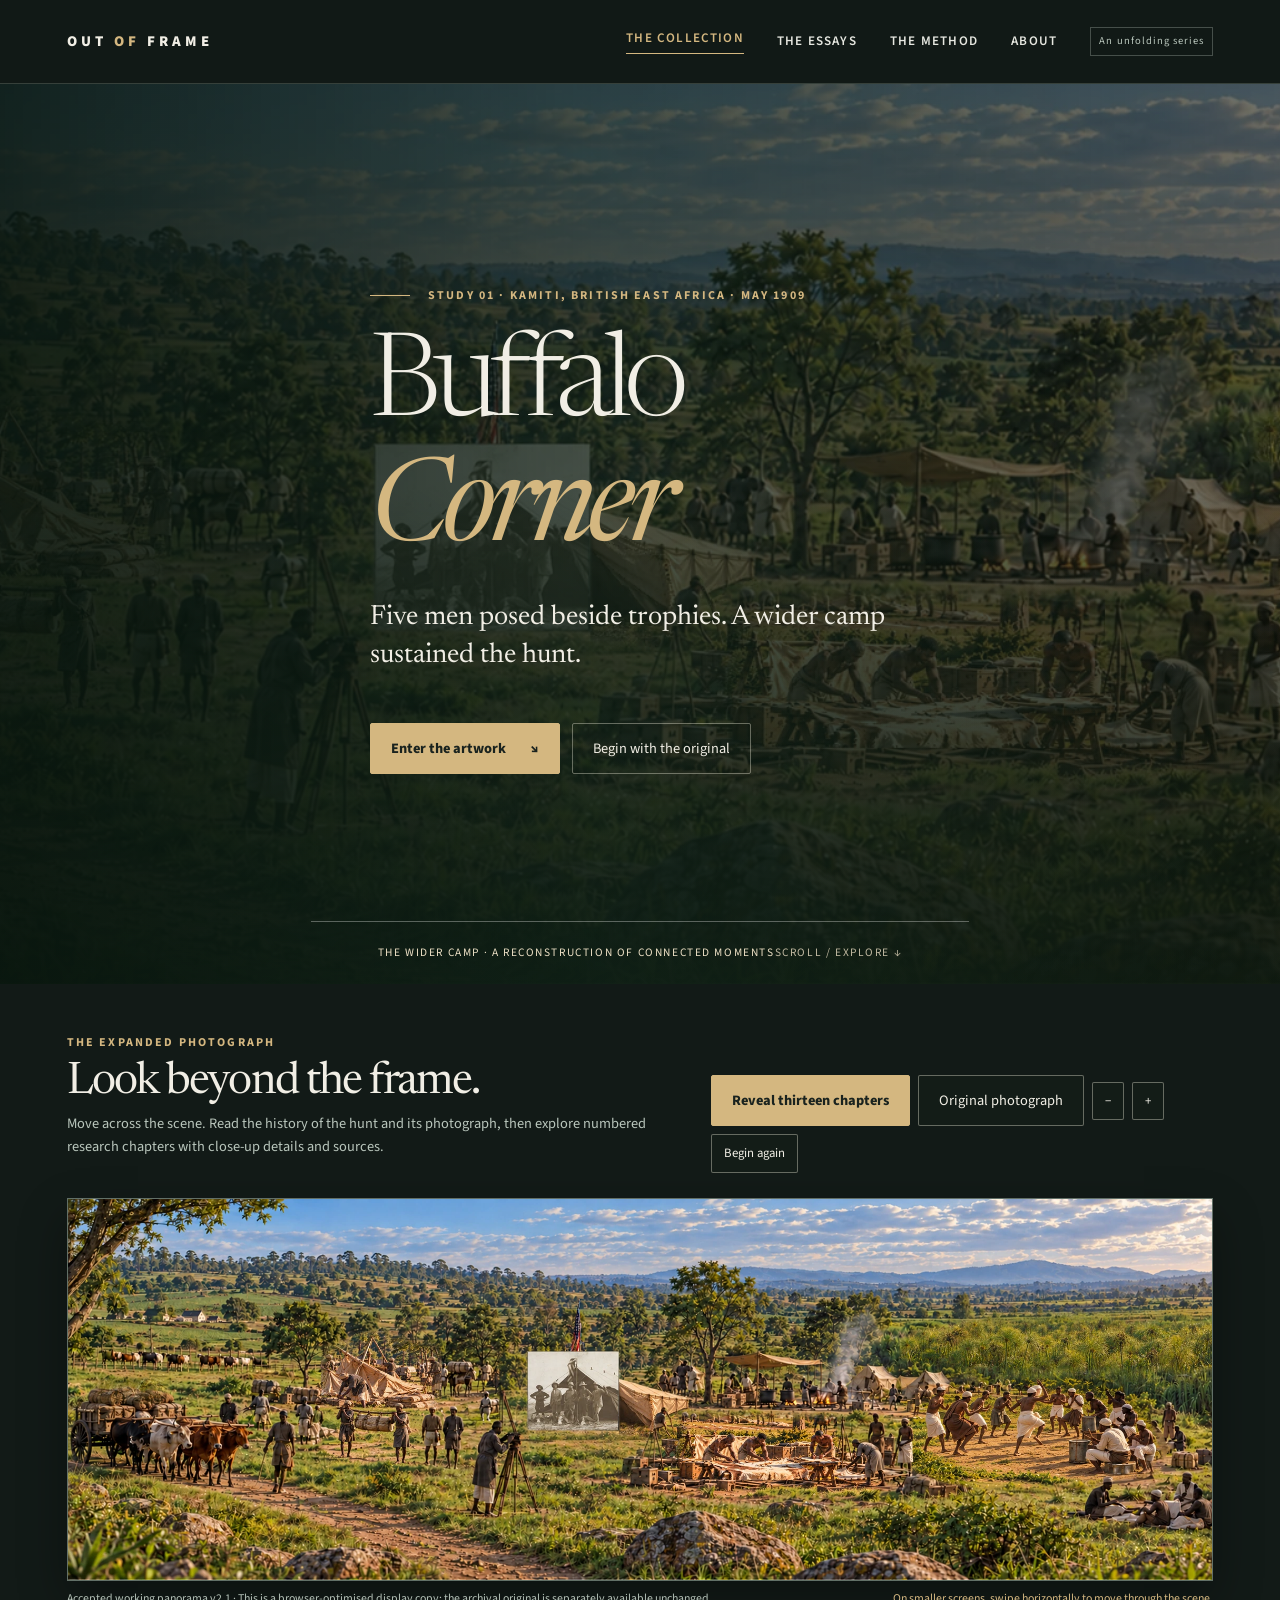
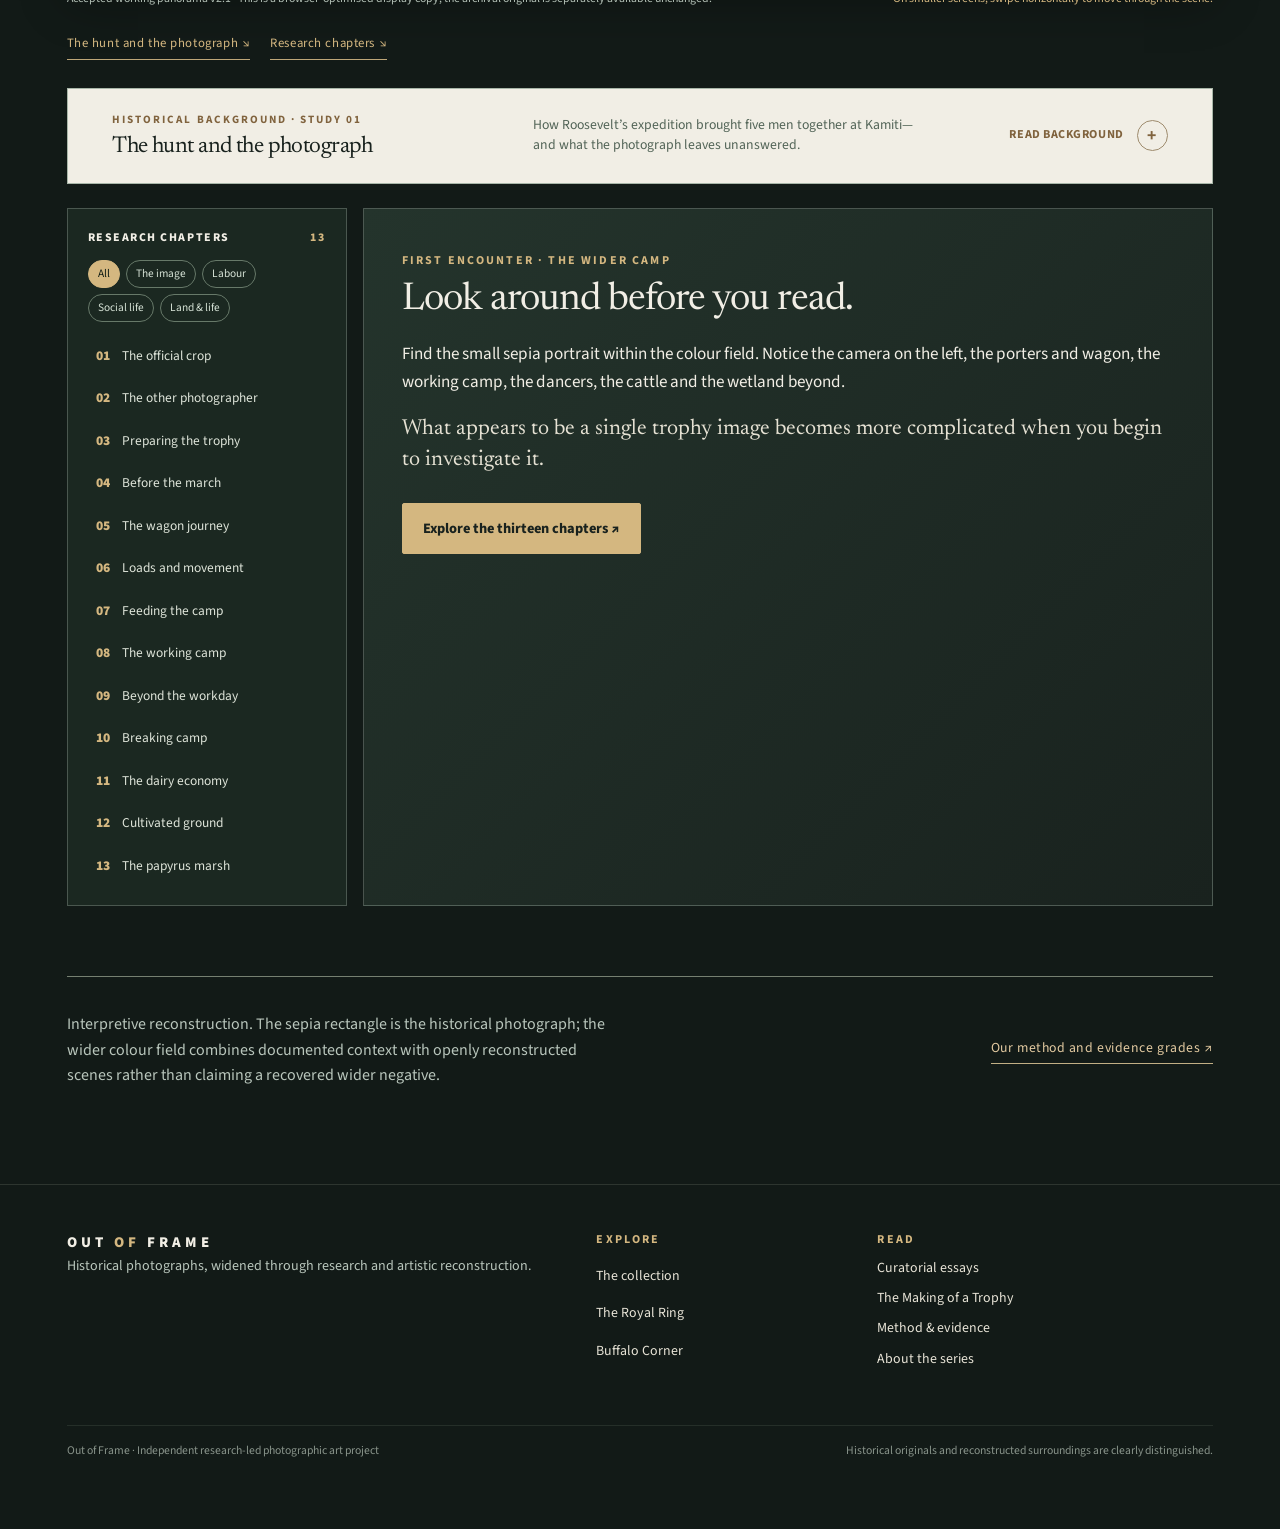
<file: works/buffalo-corner.html>
<!DOCTYPE html>
<html lang="en"><head><meta charset="utf-8"/><meta content="width=device-width,initial-scale=1" name="viewport"/><meta content="#121A17" name="theme-color"/><link href="https://fonts.googleapis.com" rel="preconnect"/><link crossorigin="" href="https://fonts.gstatic.com" rel="preconnect"/><link href="https://fonts.googleapis.com/css2?family=Newsreader:opsz,wght@6..72,300..600&amp;family=Source+Sans+3:wght@400;500;600;700&amp;display=swap" rel="stylesheet"/><link href="../assets/css/site.css" rel="stylesheet"/><link href="../assets/css/photographic-histories.css" rel="stylesheet"/><meta content="Explore Buffalo Corner: The Wider Camp. Thirteen research chapters expand a 1909 Roosevelt trophy photograph into an openly reconstructed camp, labour, ranching and wetland ecology." name="description"/><title>Buffalo Corner: The Wider Camp — Out of Frame</title></head><body><a class="skip" href="#main">Skip to content</a><header class="site-header"><div class="shell nav-inner"><a aria-label="Out of Frame, home" class="brand" href="../index.html">OUT <span>OF</span> FRAME</a><button aria-controls="site-links" aria-expanded="false" class="nav-toggle" type="button">Menu ☰</button><nav aria-label="Main navigation" class="nav-links" id="site-links"><a aria-current="page" href="../works/index.html">The collection</a><a href="../essays/index.html">The essays</a><a href="../method.html">The method</a><a href="../about.html">About</a><span class="nav-flag">An unfolding series</span></nav></div></header><main id="main">
<section class="art-landing buffalo-landing" id="artwork-intro"><img alt="" class="art-bg" src="../assets/images/buffalo-corner-hero.webp"/><div class="shell art-body"><span class="eyebrow kicker-line">Study 01 · Kamiti, British East Africa · May 1909</span><h1>Buffalo<br/><em>Corner</em></h1><p>Five men posed beside trophies. A wider camp sustained the hunt.</p><div class="art-actions"><button class="btn primary" id="enterBuffalo" type="button">Enter the artwork <span aria-hidden="true">↘</span></button><button class="btn ghost" id="originalFromLanding" type="button">Begin with the original</button></div></div><div class="shell art-bottom"><span>The Wider Camp · A reconstruction of connected moments</span><span>Scroll / explore ↓</span></div></section>
<section class="experience shell buffalo-experience" id="experience"><div class="explorer-intro"><div><span class="eyebrow">The expanded photograph</span><h2>Look beyond the frame.</h2><p>Move across the scene. Read the history of the hunt and its photograph, then explore numbered research chapters with close-up details and sources.</p></div><div class="controls"><button aria-pressed="false" class="btn primary" id="revealBtn" type="button">Reveal thirteen chapters</button><button aria-pressed="false" class="btn" id="originalBtn" type="button">Original photograph</button><button aria-label="Zoom out" class="btn sm" id="zoomOut" title="Zoom out" type="button">−</button><button aria-label="Zoom in" class="btn sm" id="zoomIn" title="Zoom in" type="button">+</button><button class="btn sm" id="resetBuffalo" type="button">Begin again</button></div></div>
<div aria-label="Panoramic image. Scroll horizontally on a small screen to move across the artwork." class="stage-window" id="stageWindow" role="region" tabindex="0"><div class="stage buffalo-stage" id="stage"><img alt="A reconstructed panorama of the wider Kamiti camp, with the original buffalo trophy photograph inset within the scene." id="sceneImage" src="../assets/images/buffalo-corner-view.webp"/><div aria-label="Optional research markers" class="hotspots" id="hotspots"></div></div></div><div class="stage-meta"><span id="stageCaption">Accepted working panorama v2.1 · This is a browser-optimised display copy; the archival original is separately available unchanged.</span><span id="stageHint">On smaller screens, swipe horizontally to move through the scene.</span></div><nav aria-label="Artwork exploration" class="history-quicklinks"><a href="#history">The hunt and the photograph <span aria-hidden="true">↘</span></a><a href="#chapters">Research chapters <span aria-hidden="true">↘</span></a></nav><details class="history-disclosure" id="history">
<summary class="history-disclosure-summary"><span class="history-disclosure-heading"><span class="eyebrow">Historical background · Study 01</span><strong>The hunt and the photograph</strong></span><span class="history-disclosure-preview">How Roosevelt’s expedition brought five men together at Kamiti—and what the photograph leaves unanswered.</span><span class="history-disclosure-action"><span class="history-open-label">Read background</span><span class="history-close-label">Hide background</span><span class="history-disclosure-symbol" aria-hidden="true"></span></span></summary>
<section aria-labelledby="history-title" class="history-room">
<div class="history-head">
<div><span class="eyebrow">Historical background · Study 01</span><h2 id="history-title">The hunt and<br/><em>the photograph.</em></h2><p class="history-deck">Five men stand together because their roles converged in a hunt. The photograph preserves the trophy; the historical record reveals the expedition behind it.</p></div>
<a class="history-skip" href="#chapters">Continue to research chapters <span aria-hidden="true">↘</span></a>
</div>
<div class="history-grid">
<aside class="history-sidebar">
<figure class="history-archive"><div class="history-archive-image"><img alt="Original archival photograph, retaining its print border, showing five men in front of a tent with three buffalo trophy heads." decoding="async" loading="lazy" src="../assets/images/buffalo-corner-archival-view.jpg"/></div><figcaption><strong>The surviving photograph</strong><span>Buffalo Corner · Library of Congress, LC-DIG-ppmsca-36541. Reproduced here from the full-bordered archival scan.</span></figcaption></figure>
<dl class="history-facts"><div><dt>Occasion</dt><dd>Roosevelt’s African expedition, 1909–1910</dd></div><div><dt>Location</dt><dd>Hugh Heatley’s Kamiti ranch, British East Africa (present-day Kenya)</dd></div><div><dt>Photograph</dt><dd>May 1909 visit; precise exposure day and shutter operator unknown</dd></div><div><dt>Historical record</dt><dd>Library of Congress photograph; <i>African Game Trails</i> (1910)</dd></div></dl>
</aside>
<div class="history-prose">
<section aria-labelledby="buffalo-expedition"><h3 id="buffalo-expedition">Why Roosevelt went to Africa</h3>
<p>In March 1909, shortly after leaving the presidency of the United States, Theodore Roosevelt set out for East Africa with his son Kermit. Their expedition combined big-game hunting with the collection of animals for the Smithsonian Institution. Private donations supported three museum naturalists: Edgar A. Mearns, responsible principally for birds; John Alden Loring, for smaller mammals; and Edmund Heller, for large mammals and specimen preparation. The venture was at once a sporting journey, a scientific collecting enterprise and a carefully recorded public undertaking.</p>
</section>
<section aria-labelledby="buffalo-people"><h3 id="buffalo-people">Why these five men stood together</h3>
<p>In May, the party visited the ranch of Hugh H. Heatley near Kamiti. Heatley was the host; Richard John Cuninghame was the professional hunter and safari organiser; Theodore Roosevelt led the expedition; Kermit Roosevelt hunted and served as its official photographer; and Edmund Heller was a naturalist charged with the preparation of large-mammal specimens. They met in this frame because the hunt required different forms of authority, hospitality, expertise and work. At their feet lie three buffalo trophy heads, arranged for the camera before a tent.</p>
<p>The composition makes their names and the animals’ remains easy to remember. It tells us much less about the skinners, carriers, cooks and attendants whose work continued before and after the sitting. Roosevelt’s account describes the use of an ox-wagon to transport meat and skins, a working camp and, when the party broke camp, porters dancing before their departure. These are documented parts of the Kamiti visit, but they were not necessarily present at the same moment as the photograph.</p>
</section>
<section aria-labelledby="buffalo-camera"><h3 id="buffalo-camera">Who arranged the photograph?</h3>
<p>We know who posed. We do not know who directed the arrangement or pressed the shutter. The Library of Congress credits Kermit Roosevelt as the photographer, and the Smithsonian identifies him as the expedition’s official photographer; yet Kermit himself stands in the group. The catalogue credit therefore cannot, by itself, settle the operator of this particular exposure. Other photographs from the Kamiti expedition appeared in Roosevelt’s 1910 account, <i>African Game Trails</i>, but this exact five-man portrait has not yet been matched to those early illustrations. The Library of Congress also records a 1919 copyright registration for the selected print—not a date for the hunt.</p>
</section>
<section class="ph-afterlife" id="photograph-second-life" aria-labelledby="buffalo-second-life">
<span>Photographic history · The photograph's second life</span><h3 id="buffalo-second-life">From safari to public memory</h3>
<div class="ph-date-track" aria-label="Buffalo Corner photographic timeline"><div><strong>1909</strong><span>Five men and three buffalo heads photographed during the Kamiti visit</span></div><div><strong>February 1910</strong><span>Related Kamiti images published in <i>Scribner's Magazine</i></span></div><div><strong>14 May 1919</strong><span>Copyright registration for the selected print</span></div></div>
<p>Roosevelt's adventures reached magazine readers through photographs as well as prose. The February 1910 Kamiti article included separate images of porters dancing and Edmund Heller preparing game heads for shipment. Those people and tasks were visible in the printed record, even as Roosevelt remained the main narrator.</p>
<p>The selected five-man photograph has a different, documented print history: the Library of Congress records a 1919 copyright deposit by Charles Scribner's Sons. That date does not date the exposure, and the exact portrait has not yet been confirmed in the February 1910 issue. The catalogue credits Kermit Roosevelt, who is himself pictured; its actual shutter operator remains unknown.</p>
<p class="ph-caution">Historical publication, exposure and modern archival description are separate layers of evidence. Companion expedition photographs are not proof that their subjects stood outside this particular frame.</p>
<div class="ph-afterlife-links"><a href="../essays/how-a-trophy-became-a-photograph.html#buffalo-celebrity">Read the cross-series photographic history ↗</a><a href="https://www.loc.gov/item/2010645477/" target="_blank" rel="noopener noreferrer">Selected print · Library of Congress ↗</a><a href="https://upload.wikimedia.org/wikipedia/commons/3/39/Scribner%27s_Magazine%2C_Volume_47%2C_Issue_2.pdf" target="_blank" rel="noopener noreferrer">February 1910 original issue ↗</a></div>
</section>
<section aria-labelledby="buffalo-outside"><h3 id="buffalo-outside">What the wider field asks us to see</h3>
<p>Heatley’s property was a working cattle-and-dairy ranch with cultivated land, close to the papyrus marshes described in Roosevelt’s narrative. <i>Buffalo Corner: The Wider Camp</i> places these documented settings beside the labour and social life of the expedition. Its colour scenes are not a newly discovered photograph or a precise map of the camp: they bring together different moments, comparisons and artistic interpretation to question why the trophy group became the image that survived.</p>
</section>
</div>
</div>
<div class="history-bottom"><div class="history-source-note"><strong>Sources and attribution</strong><p>Historical context draws on Roosevelt’s account and the archival records linked below. Individual chapters distinguish the surviving photograph from the reconstruction and identify what remains uncertain.</p><div class="history-sources"><a href="https://www.loc.gov/item/2010645477/" rel="noopener noreferrer" target="_blank">Library of Congress · Buffalo Corner ↗</a><a href="https://siarchives.si.edu/collections/auth_exp_fbr_eace0006" rel="noopener noreferrer" target="_blank">Smithsonian · African expedition ↗</a><a href="https://library.si.edu/digital-library/book/africangametrai00roos" rel="noopener noreferrer" target="_blank">Roosevelt · African Game Trails ↗</a></div></div><a class="btn primary history-next" href="#chapters">Explore thirteen research chapters <span aria-hidden="true">↘</span></a></div>
</section>
</details>
<div class="explore-layout" id="chapters"><nav aria-label="Research chapters" class="chapter-index"><h3>Research chapters <span style="float:right;color:var(--gold)">13</span></h3><div aria-label="Filter chapters by theme" class="filters" id="chapterFilters" role="group"></div><div class="chapter-list" id="chapterList"></div></nav><article aria-live="polite" class="research-panel" id="researchPanel" tabindex="-1"></article></div><div class="cta-band"><p>Interpretive reconstruction. The sepia rectangle is the historical photograph; the wider colour field combines documented context with openly reconstructed scenes rather than claiming a recovered wider negative.</p><a class="text-link" href="../method.html">Our method and evidence grades ↗</a></div></section>
<dialog aria-label="Enlarged artwork detail" class="detail-dialog" id="detailDialog"><div class="detail-dialog-inner"><button aria-label="Close enlarged detail" class="detail-dialog-close" type="button">× Close</button><img alt="" id="detailFullImage"/><p id="detailFullCaption"></p><small>Curated detail from the frozen artwork or, when stated, from the unchanged archival photograph.</small></div></dialog></main><footer class="site-footer"><div class="shell"><div class="footer-grid"><div><a class="brand" href="../index.html">OUT <span>OF</span> FRAME</a><p>Historical photographs, widened through research and artistic reconstruction.</p></div><nav aria-label="Footer exhibition links"><strong class="eyebrow">Explore</strong><a href="../works/index.html">The collection</a><a href="../works/the-royal-ring.html">The Royal Ring</a><a href="../works/buffalo-corner.html">Buffalo Corner</a></nav><nav aria-label="Footer reading links"><strong class="eyebrow">Read</strong><a href="../essays/index.html">Curatorial essays</a><a href="../essays/the-making-of-a-trophy.html">The Making of a Trophy</a><a href="../method.html">Method &amp; evidence</a><a href="../about.html">About the series</a></nav></div><div class="footline"><span>Out of Frame · Independent research-led photographic art project</span><span>Historical originals and reconstructed surroundings are clearly distinguished.</span></div></div></footer><script defer="" src="../assets/js/collection-manifest.js"></script><script defer="" src="../assets/js/site.js"></script><script defer="" src="../assets/js/buffalo-data.js"></script><script defer="" src="../assets/js/buffalo-corner.js"></script></body></html>
</file>
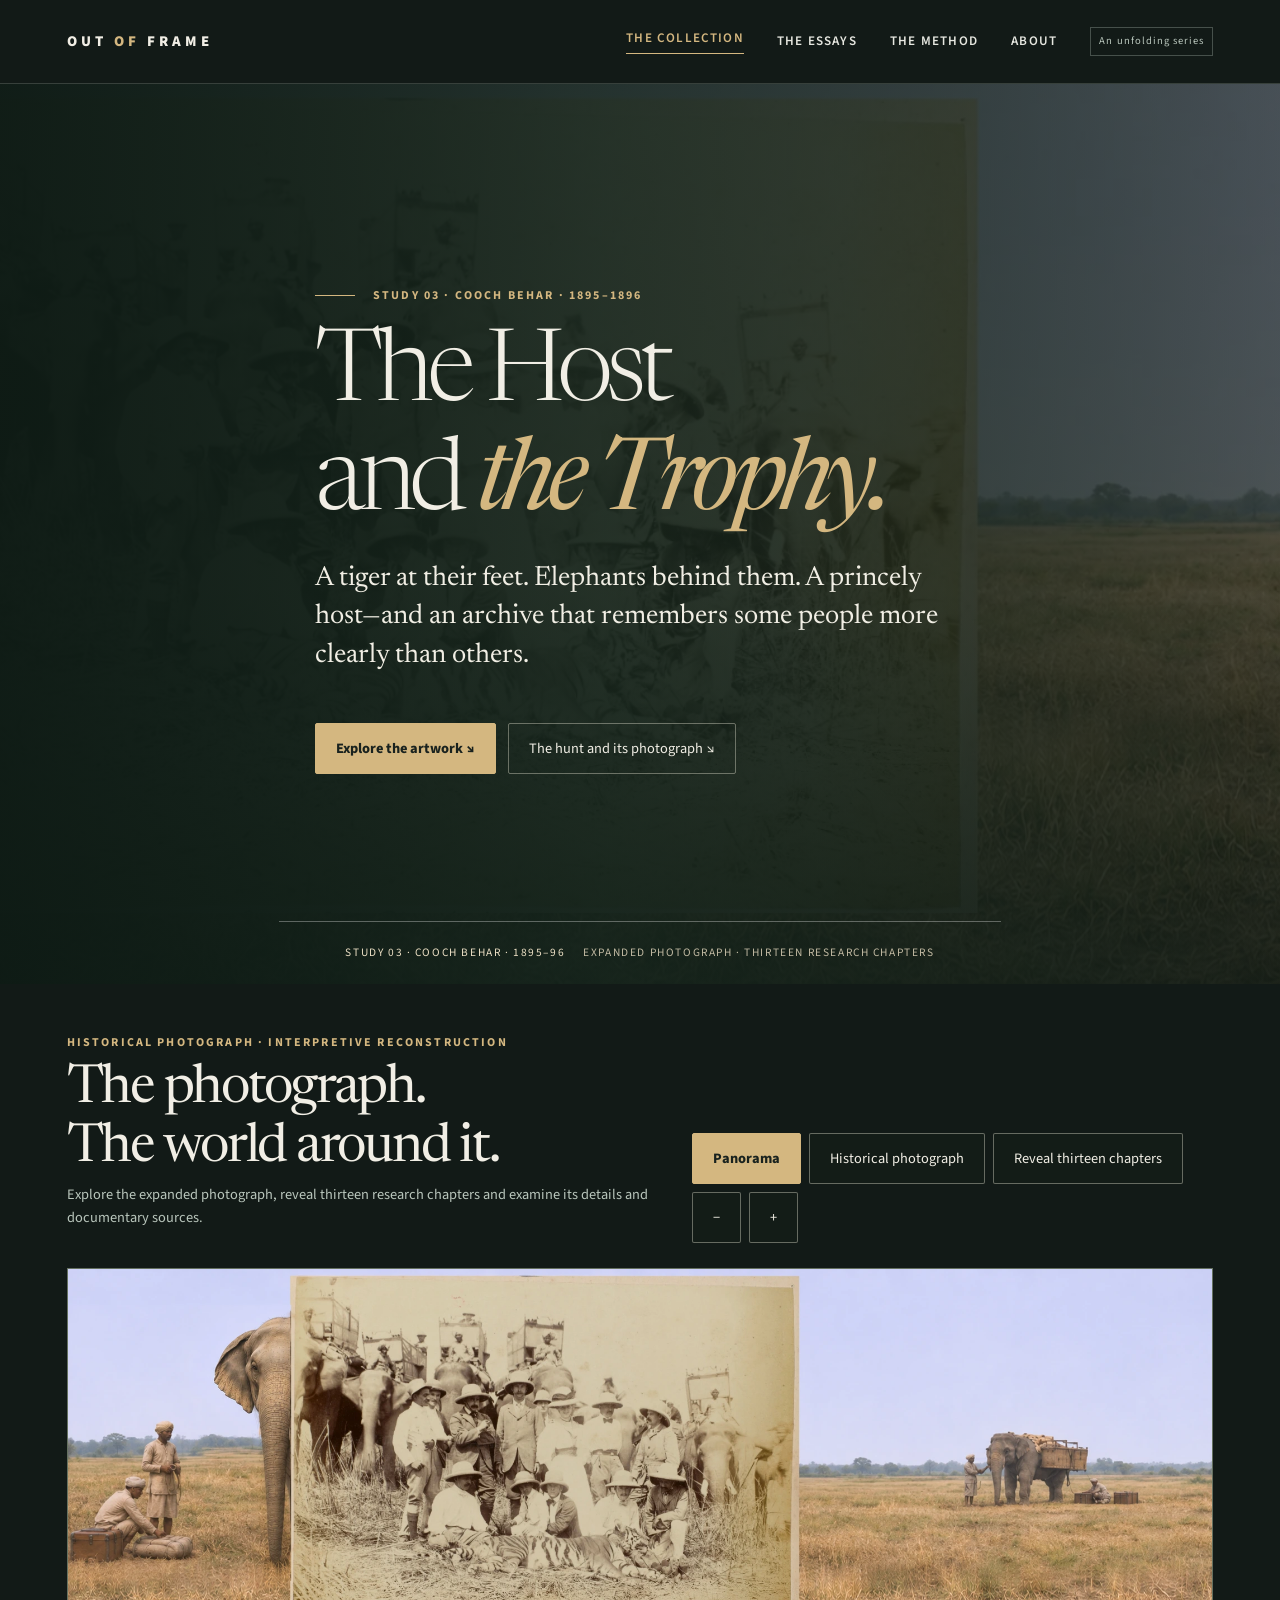
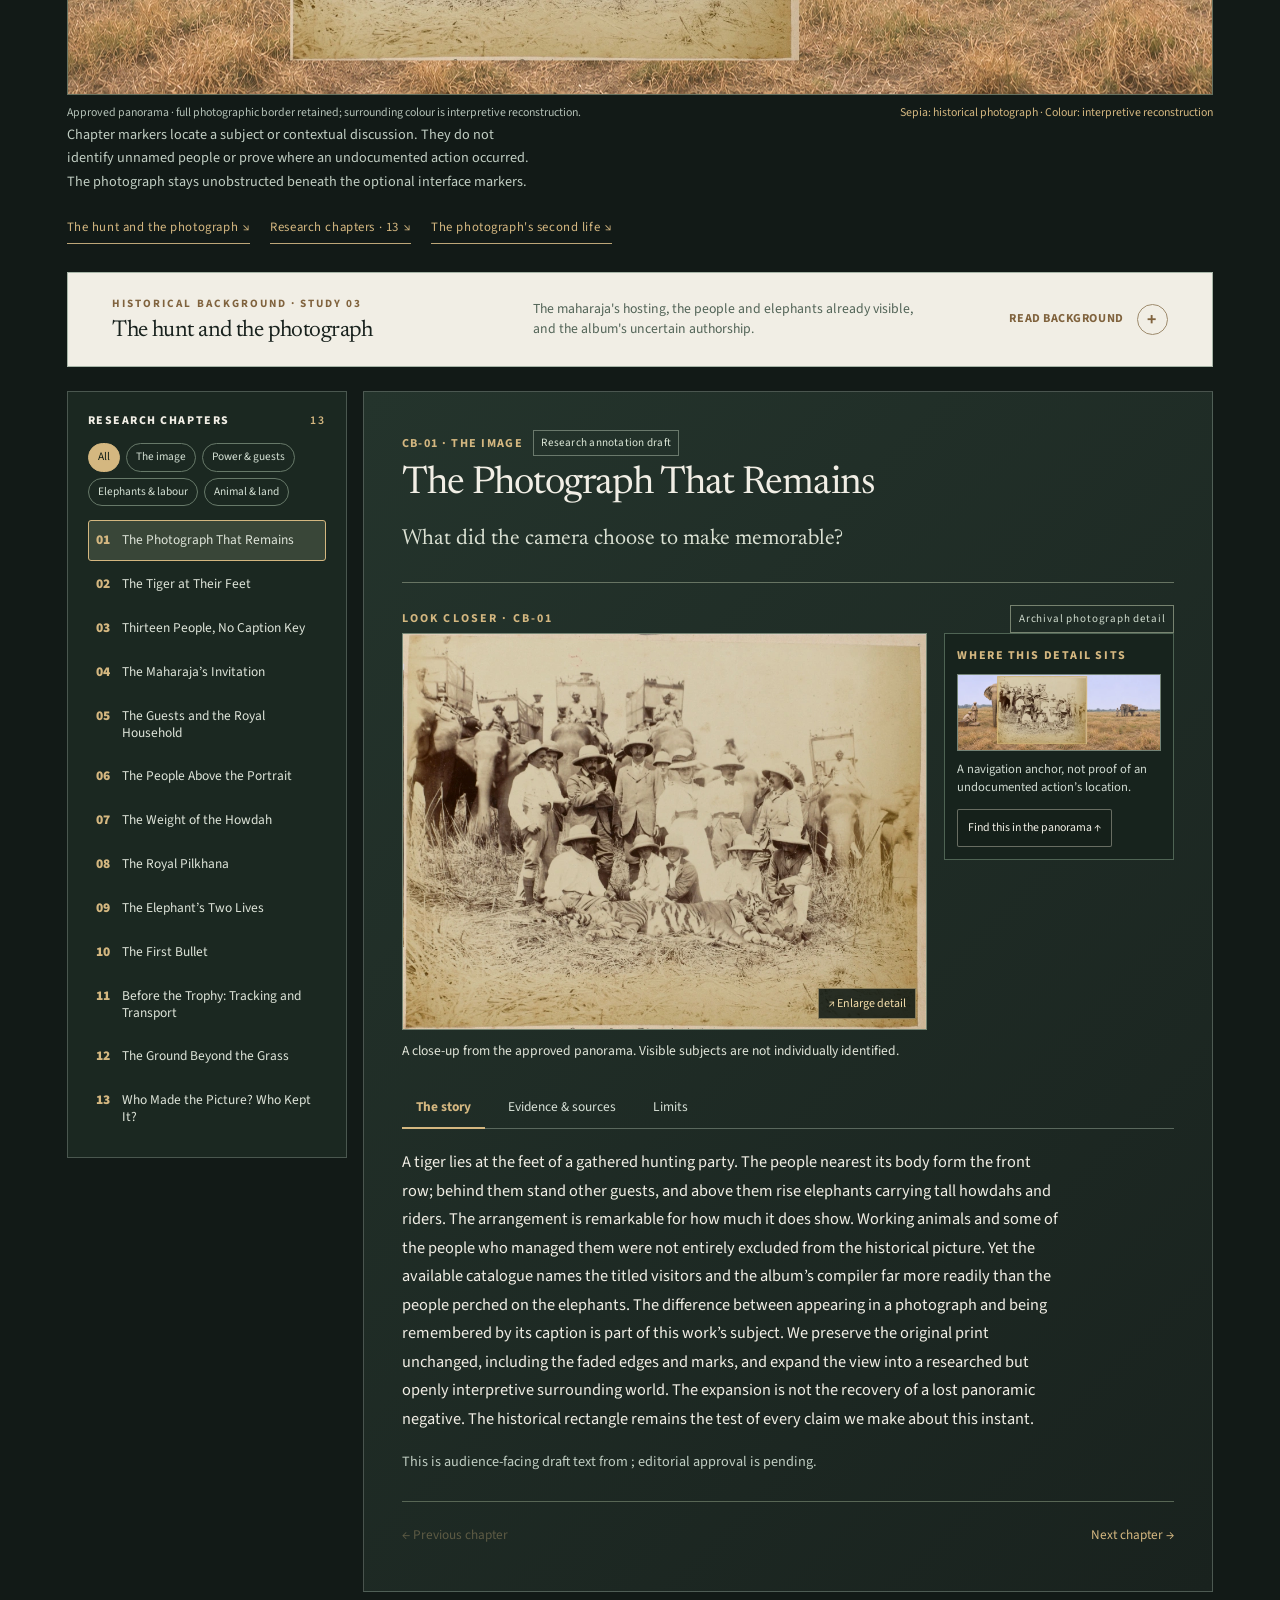
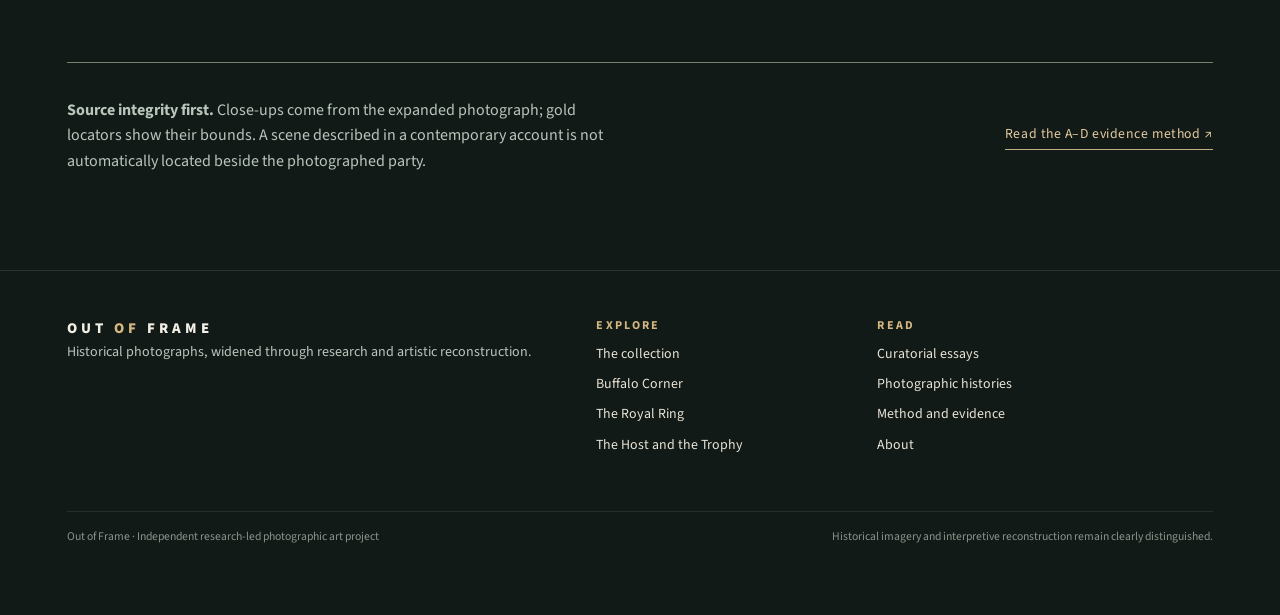
<file: works/the-host-and-the-trophy.html>
<!DOCTYPE html>
<html lang="en">
<head>
  <meta charset="utf-8">
  <meta name="viewport" content="width=device-width, initial-scale=1">
  <meta name="theme-color" content="#121A17">
  <meta name="description" content="The Host and the Trophy: an Out of Frame reconstruction of Maharaja Nripendra Narayan's Cooch Behar hunting party, with an interactive panorama, thirteen research chapters and photographic close-ups.">
  <title>The Host and the Trophy — Out of Frame</title>
  <link rel="preconnect" href="https://fonts.googleapis.com">
  <link rel="preconnect" href="https://fonts.gstatic.com" crossorigin>
  <link href="https://fonts.googleapis.com/css2?family=Newsreader:opsz,wght@6..72,300..600&amp;family=Source+Sans+3:wght@400;500;600;700&amp;display=swap" rel="stylesheet">
  <link rel="stylesheet" href="../assets/css/site.css">
  <link rel="stylesheet" href="../assets/css/photographic-histories.css">
  <link rel="stylesheet" href="../assets/css/host-trophy.css">
</head>
<body>
  <a class="skip" href="#main">Skip to content</a>
  <header class="site-header"><div class="shell nav-inner">
    <a class="brand" href="../index.html" aria-label="Out of Frame, home">OUT <span>OF</span> FRAME</a>
    <button class="nav-toggle" type="button" aria-controls="site-links" aria-expanded="false">Menu ☰</button>
    <nav class="nav-links" id="site-links" aria-label="Main navigation">
      <a href="index.html" aria-current="page">The collection</a><a href="../essays/index.html">The essays</a><a href="../method.html">The method</a><a href="../about.html">About</a><span class="nav-flag">An unfolding series</span>
    </nav>
  </div></header>
  <main id="main">
    <section class="art-landing cb-landing" id="artwork-intro">
      <div class="cb-hero-rectangles" aria-hidden="true"><span></span><span></span></div>
      <div class="shell art-body">
        <span class="eyebrow kicker-line">Study 03 · Cooch Behar · 1895–1896</span>
        <h1>The Host<br>and <em>the Trophy.</em></h1>
        <p>A tiger at their feet. Elephants behind them. A princely host—and an archive that remembers some people more clearly than others.</p>
        <div class="art-actions"><a class="btn primary" href="#experience">Explore the artwork ↘</a><a class="btn ghost" href="#history">The hunt and its photograph ↘</a></div>
      </div>
      <div class="shell art-bottom"><span>Study 03 · Cooch Behar · 1895–96</span><span>Expanded photograph · Thirteen research chapters</span></div>
    </section>
    <section class="experience shell cb-experience" id="experience" aria-labelledby="cb-experience-heading">
      <div class="explorer-intro">
        <div><span class="eyebrow">Historical photograph · Interpretive reconstruction</span><h2 id="cb-experience-heading">The photograph.<br>The world around it.</h2><p>Explore the expanded photograph, reveal thirteen research chapters and examine its details and documentary sources.</p></div>
        <div class="controls" role="group" aria-label="Artwork controls"><button type="button" class="btn primary" id="cbConceptBtn" aria-pressed="true">Panorama</button><button type="button" class="btn" id="cbSourceBtn" aria-pressed="false">Historical photograph</button><button class="btn" type="button" id="cbRevealBtn" aria-pressed="false">Reveal thirteen chapters</button><button class="btn" type="button" id="cbZoomOut" aria-label="Zoom out">−</button><button class="btn" type="button" id="cbZoomIn" aria-label="Zoom in">+</button></div>
      </div>
      <div class="cb-stage-window" id="cbStageWindow" tabindex="0" aria-label="Scrollable panorama with chapter markers">
        <div class="cb-stage-concept" id="cbStageConcept"><img src="../assets/images/host-trophy-view.webp" width="2048" height="760" alt="Sepia hunting-party photograph with its full paper border, extended into grassland with an elephant and contextual scenes of labour"><div class="hotspots" id="cbHotspots"></div></div>
        <div class="cb-stage-source" id="cbStageSource" hidden><img src="../assets/images/host-trophy-archival-view.png" width="911" height="688" alt="Historical photograph of a tiger, posed party, elephants and riders; complete paper boundary visible"></div>
      </div>
      <div class="stage-meta"><span id="cbStageCaption"></span><span>Sepia: historical photograph · Colour: interpretive reconstruction</span></div>
      <p class="cb-note">Chapter markers locate a subject or contextual discussion. They do not identify unnamed people or prove where an undocumented action occurred. The photograph stays unobstructed beneath the optional interface markers.</p>
      <nav class="history-quicklinks" aria-label="Artwork exploration"><a href="#history">The hunt and the photograph ↘</a><a href="#chapters">Research chapters · 13 ↘</a><a href="#photograph-second-life">The photograph's second life ↘</a></nav>
      <details class="history-disclosure" id="history">
        <summary class="history-disclosure-summary"><span class="history-disclosure-heading"><span class="eyebrow">Historical background · Study 03</span><strong>The hunt and the photograph</strong></span><span class="history-disclosure-preview">The maharaja's hosting, the people and elephants already visible, and the album's uncertain authorship.</span><span class="history-disclosure-action"><span class="history-open-label">Read background</span><span class="history-close-label">Hide background</span><span class="history-disclosure-symbol" aria-hidden="true"></span></span></summary>
        <section class="history-room" aria-labelledby="cb-history-heading">
          <div class="history-head"><div><span class="eyebrow">Historical background · Study 03</span><h2 id="cb-history-heading">The host and<br><em>the portrait.</em></h2><p class="history-deck">A photographed tiger became an occasion for guests, animals and rulers to be remembered. The people who organised the hunt have not all received the same recognition.</p></div><a class="history-skip" href="#chapters">Continue to research chapters ↘</a></div>
          <div class="history-grid">
            <aside class="history-sidebar">
              <figure class="history-archive"><div class="history-archive-image"><img src="../assets/images/host-trophy-archival-view.png" alt="The historical hunting-party photograph, extracted from the approved composite" loading="lazy"></div><figcaption><strong>The selected historical photograph</strong><span>Pollen album, Cooch Behar, approximately 1895–96. This historical-photo view is cropped from the displayed composite; it is not a separate original-file download.</span></figcaption></figure>
              <dl class="history-facts"><div><dt>Political host</dt><dd>Maharaja Nripendra Narayan, ruler of the princely state of Cooch Behar</dd></div><div><dt>Album association</dt><dd>S. H. Pollen's hunting-party album, 1895–96</dd></div><div><dt>Original source</dt><dd>Historical photograph, 2048 × 1543 pixels (the displayed image is a composite-derived view)</dd></div><div><dt>Photographer / tiger attribution</dt><dd>Both unresolved for this individual exposure</dd></div><div><dt>Status</dt><dd>Panorama available; historical identifications and attributions remain under review</dd></div></dl>
            </aside>
            <div class="history-prose">
              <section aria-labelledby="cb-host"><h3 id="cb-host">The maharaja's invitation</h3><p>Maharaja Nripendra Narayan ruled Cooch Behar as a princely state under British paramountcy. The surviving hunting album associates him with visiting guests including the Prince and Princess of Pless. Organising such an occasion required access to hunting grounds, elephants, staff, camp facilities and a political household capable of sustaining a large travelling party.</p><p>That does not establish which person in this particular tiger photograph is the maharaja. The selected print has no verified sitter-by-sitter caption. His role as host is documented for the album and visits, not a warrant to attach his name to a face by resemblance.</p></section>
              <section aria-labelledby="cb-visible"><h3 id="cb-visible">The people already in the frame</h3><p>The project's working inventory distinguishes thirteen foreground people (G01–G13), eight elevated figures (R01–R08), and five conservatively distinguishable elephants (E01–E05). These are provisional research labels, not identities or an official census. Overlap and the quality of the surviving reproduction can affect the count.</p><p>Several elevated figures occupy forward positions consistent with elephant handlers. Their presence challenges a simple story that workers were entirely outside the camera's view. Some participants are visible but unnamed: <em>visibility is not the same as recognition</em>.</p></section>
              <section aria-labelledby="cb-tiger"><h3 id="cb-tiger">A trophy without a securely named hunter</h3><p>The tiger lies in the foreground before a posed group. The Bonhams catalogue mentions a separate tiger associated with Pollen, but does not establish that the pictured animal is the same. Nor can we determine its individual life, the location of its killing, or the person credited with the shot.</p><p>Peter Burges described conventions in which a tiger's first successful bullet could determine sporting credit, with the maharaja sometimes arbitrating disputes. That is evidence about a practice in his circle, <strong>not proof</strong> of a dispute over this animal.</p></section>
              <section aria-labelledby="cb-elephants"><h3 id="cb-elephants">The elephants and the institution behind them</h3><p>The elephants' howdahs and forward-seated riders point towards skilled preparation and handling. Accounts of Cooch Behar hunting describe mahouts, mates, equipment fitting and the state <i>pilkhana</i>—the elephant establishment that maintained animals and staff beyond any one hunt.</p><p>Suniti Devi's memoir describes fifty-two elephants in 1900. That number concerns a different year and cannot be used as a count for this photograph or the 1895–96 expedition. Her memories of care for elephants also differ from Burges's descriptions of risk and coercive control; both are attributed perspectives, neither a complete account.</p></section>
              <section class="ph-afterlife" id="photograph-second-life" aria-labelledby="cb-afterlife"><span>Photographic history · The photograph's second life</span><h3 id="cb-afterlife">Who made the picture? Who kept it?</h3><div class="ph-date-track"><div><strong>1895–96</strong><span>Hunting-party album associated with the maharaja and guests</span></div><div><strong>1921</strong><span>Suniti Devi recalls photography and disputes some later attribution of camp images</span></div><div><strong>9 April 2008</strong><span>Pollen's photographic album recorded in a Bonhams auction</span></div></div><p>Stephen Hungerford Pollen <strong>compiled the album</strong>. That is not evidence that he operated the camera for this photograph. In her memoir, Maharani Suniti Devi recalled Sir Benjamin Simpson photographing shooting camps and complained that another writer had published camp photographs as his own. Her account cannot identify the maker of this particular Pollen image or the author she criticised.</p><p>The album's later sale preserves a record of circulation, but the selected exposure's original caption, first audience and photographer remain open questions.</p><div class="ph-afterlife-links"><a href="../essays/how-a-trophy-became-a-photograph.html#host-authorship">Cross-series photographic history ↗</a><a href="https://www.bonhams.com/auction/16200/lot/20/cooch-behar-shikar-a-hunting-party-with-the-maharaja-of-cooch-behar-1895-1896/" rel="noopener noreferrer" target="_blank">Bonhams · Album record ↗</a><a href="https://www.gutenberg.org/files/57175/57175-h/57175-h.htm" rel="noopener noreferrer" target="_blank">Suniti Devi · Memoir ↗</a></div></section>
            </div>
          </div>
          <div class="history-bottom"><div class="history-source-note"><strong>Sources and attribution</strong><p>The visible figures and animals belong to the surviving photograph. Album records, first-hand recollections and historical scholarship provide context but do not identify every subject or event in this exposure.</p><div class="history-sources"><a href="https://www.bonhams.com/auction/16200/lot/20/cooch-behar-shikar-a-hunting-party-with-the-maharaja-of-cooch-behar-1895-1896/" target="_blank" rel="noopener noreferrer">Bonhams · Pollen album ↗</a><a href="https://rhinoresourcecenter.com/wp-content/uploads/2022/02/1645977131.pdf" target="_blank" rel="noopener noreferrer">Burges / Moffett · 1898 account ↗</a><a href="https://www.gutenberg.org/files/57175/57175-h/57175-h.htm" target="_blank" rel="noopener noreferrer">Suniti Devi · 1921 memoir ↗</a><a href="https://archive.org/details/thirtysevenyear00bhgoog" target="_blank" rel="noopener noreferrer">Nripendra Narayan · Hunting memoir ↗</a></div></div><a class="btn primary history-next" href="#chapters">Explore thirteen research chapters ↘</a></div>
        </section>
      </details>
      <div class="explore-layout cb-chapters" id="chapters">
        <nav class="chapter-index" aria-label="The Host and the Trophy research chapters"><h3>Research chapters <span class="cb-chapter-count">13</span></h3><div class="filters" id="cbChapterFilters" role="group" aria-label="Filter chapters by theme"></div><div class="chapter-list" id="cbChapterList"></div></nav>
        <article class="research-panel" id="cbResearchPanel" aria-label="Selected chapter details" aria-live="polite" tabindex="-1"><p>Select a research chapter to examine the detail, the historical evidence and what remains uncertain.</p></article>
      </div>
      <div class="cta-band"><p><strong>Source integrity first.</strong> Close-ups come from the expanded photograph; gold locators show their bounds. A scene described in a contemporary account is not automatically located beside the photographed party.</p><a class="text-link" href="../method.html">Read the A–D evidence method ↗</a></div>
    </section>
  </main>
  <footer class="site-footer"><div class="shell"><div class="footer-grid"><div><a class="brand" href="../index.html">OUT <span>OF</span> FRAME</a><p>Historical photographs, widened through research and artistic reconstruction.</p></div><nav aria-label="Footer exhibition links"><strong class="eyebrow">Explore</strong><a href="index.html">The collection</a><a href="buffalo-corner.html">Buffalo Corner</a><a href="the-royal-ring.html">The Royal Ring</a><a href="the-host-and-the-trophy.html">The Host and the Trophy</a></nav><nav aria-label="Footer reading links"><strong class="eyebrow">Read</strong><a href="../essays/index.html">Curatorial essays</a><a href="../essays/how-a-trophy-became-a-photograph.html">Photographic histories</a><a href="../method.html">Method and evidence</a><a href="../about.html">About</a></nav></div><div class="footline"><span>Out of Frame · Independent research-led photographic art project</span><span>Historical imagery and interpretive reconstruction remain clearly distinguished.</span></div></div></footer>
  <dialog class="detail-dialog" id="cbDetailDialog" aria-label="Enlarged chapter detail"><div class="detail-dialog-inner"><button class="detail-dialog-close" type="button">Close ×</button><img id="cbDetailImage" alt=""><p id="cbDetailCaption"></p></div></dialog>
  <script src="../assets/js/collection-manifest.js" defer></script>
  <script src="../assets/js/site.js" defer></script>
  <script src="../assets/js/host-trophy-data.js" defer></script>
  <script src="../assets/js/host-trophy.js" defer></script>
</body>
</html>
</file>
<file: assets/css/site.css>
:root{--ink:#121A17;--ink2:#19221E;--ink3:#24342C;--bone:#F1EEE5;--paper:#F1EEE5;--dim:#B9C6BC;--line:#506258;--gold:#D4B780;--pale:#E3CAA1;--mint:#B9C6BC;--graphite:#19221E;--brass-on-paper:#80633E;--pad:clamp(20px,5.2vw,88px);--serif:'Newsreader',Georgia,'Times New Roman',serif;--sans:'Source Sans 3',Arial,system-ui,sans-serif}
*{box-sizing:border-box}html{scroll-behavior:smooth}body{margin:0;background:var(--ink);color:var(--bone);font:16px/1.6 var(--sans)}img{max-width:100%;display:block}button,input{font:inherit}button{cursor:pointer}a{color:inherit}a:hover{text-decoration-color:var(--gold)}h1,h2,h3,p{margin-top:0}h1,h2,h3{font-family:var(--serif);font-weight:normal;line-height:1.09}h1{font-size:clamp(3.6rem,9vw,9.5rem);letter-spacing:-.065em}h2{font-size:clamp(2.3rem,4.5vw,5.3rem);letter-spacing:-.042em}h3{font-size:clamp(1.5rem,2.3vw,2.5rem);letter-spacing:-.025em}p{max-width:68ch}button:focus-visible,a:focus-visible,[tabindex]:focus-visible{outline:3px solid var(--pale);outline-offset:4px}.skip{position:absolute;top:-100px;left:15px;z-index:100;color:#111;background:#f3d69b;padding:10px}.skip:focus{top:12px}.eyebrow,.caps{font-size:.75rem;text-transform:uppercase;letter-spacing:.18em;font-weight:700}.eyebrow{color:var(--gold)}.small{color:var(--dim);font-size:.82rem}.shell{max-width:1760px;margin-inline:auto;padding-inline:var(--pad)}.sr-only{position:absolute!important;width:1px;height:1px;overflow:hidden;clip:rect(0,0,0,0);white-space:nowrap}
/* Global navigation */
.site-header{position:relative;z-index:40;border-bottom:1px solid #ffffff2e;background:rgba(17,25,22,.98)}.site-header.float{position:absolute;left:0;top:0;width:100%;border:none;background:linear-gradient(#111b16cc,transparent)}.nav-inner{min-height:83px;display:flex;justify-content:space-between;align-items:center;gap:24px}.brand{text-decoration:none;font-weight:850;letter-spacing:.27em;font-size:.93rem;white-space:nowrap}.brand span{color:var(--gold)}.nav-links{display:flex;gap:clamp(15px,2.6vw,38px);align-items:center}.nav-links a{font-size:.82rem;text-decoration:none;text-transform:uppercase;letter-spacing:.11em;color:#e6e7e0}.nav-links a:hover,.nav-links a[aria-current="page"]{color:var(--gold)}.nav-toggle{display:none;align-items:center;justify-content:center;border:1px solid #ffffff77;background:#12211caa;color:var(--bone);padding:8px 13px;border-radius:3px}.nav-flag{font-size:.66rem;border:1px solid #f1e5bd65;padding:5px 8px;color:#f0dfbe;letter-spacing:.1em}.site-footer{padding-block:45px 68px;border-top:1px solid #6a76674d}.footer-grid{display:grid;grid-template-columns:2fr 1fr 1fr;gap:32px}.site-footer p{color:var(--dim);font-size:.88rem}.site-footer nav{display:grid;gap:8px;font-size:.87rem}.site-footer nav a{color:#e8e4d7;text-decoration:none}.site-footer nav a:hover{color:var(--gold)}.footline{margin-top:55px;color:#89948b;display:flex;justify-content:space-between;gap:20px;font-size:.73rem;border-top:1px solid #5a675845;padding-top:16px}
/* Buttons */
.btn{border:1px solid #e6e4d265;padding:13px 20px;display:inline-flex;align-items:center;justify-content:center;gap:24px;text-decoration:none;background:#1420198c;color:var(--bone);transition:background .18s,transform .18s;min-height:47px;font-size:.9rem;border-radius:2px}.btn:hover{background:#2d4134;transform:translateY(-1px)}.btn.primary{background:var(--gold);color:#18231c;border-color:var(--gold);font-weight:750}.btn.primary:hover{background:#f0d4a4}.btn.ghost{background:transparent}.btn.sm{padding:8px 12px;min-height:38px;font-size:.8rem}.btn[aria-pressed="true"]{border-color:var(--gold);box-shadow:inset 0 0 0 1px var(--gold)}.text-link{color:var(--pale);text-decoration:none;border-bottom:1px solid #c1af84;padding-bottom:4px;font-size:.86rem;letter-spacing:.04em}.text-link:hover{color:#fff}
/* Home page */
.home-hero{height:min(100svh,1050px);min-height:710px;isolation:isolate;display:flex;flex-direction:column;position:relative;overflow:hidden;background:#18271f}.home-hero picture,.home-hero picture img{position:absolute;inset:0;width:100%;height:100%;object-fit:cover;z-index:-3;object-position:52% 46%}.home-hero picture img{filter:brightness(.72) saturate(.83);animation:reveal-hero 14s ease-out both}.home-hero::before{content:'';position:absolute;inset:0;z-index:-2;background:linear-gradient(90deg,#07110de8 0%,#0b1a14b3 37%,#121a1570 63%,#111a164d),linear-gradient(0deg,#0a130fef,transparent 45%,#0b1513a8)}.home-hero-inner{padding-top:165px;padding-bottom:90px;flex:1;display:flex;flex-direction:column;justify-content:center}.home-hero h1{max-width:1050px;margin:.05em 0 .22em;font-size:clamp(3.6rem,7.25vw,7.4rem)}.home-hero h1 em{font-weight:normal;color:var(--gold)}.home-deck{font:clamp(1.18rem,2.3vw,1.88rem)/1.38 var(--serif);max-width:600px;color:#f3eade}.home-actions{display:flex;gap:12px;flex-wrap:wrap;margin-top:25px}.hero-foot{border-top:1px solid #ffffff55;padding-block:16px;display:flex;justify-content:space-between;gap:24px;align-items:center;font-size:.7rem;letter-spacing:.14em;text-transform:uppercase;color:#ebdfc9}.home-arrow{font-size:1.4rem}.section{padding-block:clamp(80px,10vw,150px)}.section.slim{padding-block:70px}.section-head{display:flex;justify-content:space-between;gap:42px;align-items:end;margin-bottom:42px}.section-head h2{margin:0;max-width:860px}.section-head p{color:var(--dim);max-width:450px;margin:0}.kicker-line{display:flex;align-items:center;gap:18px}.kicker-line:before{content:'';width:40px;height:1px;background:var(--gold)}.works-grid{display:grid;grid-template-columns:minmax(0,1.25fr) minmax(0,.75fr);gap:18px}.work-card{border:1px solid #546457;display:flex;flex-direction:column;min-height:505px;position:relative;overflow:hidden;text-decoration:none;background:#263229}.work-card.featured img{position:absolute;inset:0;width:100%;height:100%;object-fit:cover;filter:brightness(.63) saturate(.85);transition:transform .55s}.work-card.featured:hover img{transform:scale(1.04)}.work-card:after{content:'';position:absolute;inset:0;background:linear-gradient(0deg,#0b1613f2,#111c19ad 33%,transparent 72%);pointer-events:none}.work-card.placeholder{background:radial-gradient(circle at 78% 29%,#62635129,transparent 34%),linear-gradient(125deg,#29312b,#121916)}.work-card.placeholder:before{content:'';position:absolute;inset:13% 18% 30%;border:1px solid #c9c0a540;box-shadow:inset 0 0 0 16px #101a1220;transform:rotate(-3deg)}.work-card.placeholder:after{background:linear-gradient(0deg,#101712f0,transparent 90%)}.work-top,.work-bottom{position:relative;z-index:1;padding:30px;display:flex;justify-content:space-between;align-items:start;gap:12px}.work-bottom{margin-top:auto;flex-direction:column}.work-number{color:#e5d2a6;font-size:.75rem;letter-spacing:.18em;text-transform:uppercase}.work-status{font-size:.7rem;border:1px solid #e1d6b480;padding:4px 10px;letter-spacing:.12em;text-transform:uppercase}.work-bottom h3{font-size:clamp(2.2rem,4.2vw,4.4rem);margin:0}.work-bottom p{color:#e1e5dc;max-width:410px;font-size:.9rem}.work-cta{color:var(--gold);border-bottom:1px solid #f5dca3;padding-bottom:5px;text-transform:uppercase;letter-spacing:.09em;font-size:.76rem}.statement{background:#e9e4d7;color:#20291f}.statement .eyebrow{color:#6e5b3b}.statement h2{max-width:1250px}.statement blockquote{max-width:1200px;margin:30px 0 45px;font:clamp(1.7rem,3.6vw,3.6rem)/1.28 var(--serif);letter-spacing:-.025em}.statement .fine{border-top:1px solid #877d6b;display:flex;gap:26px;padding-top:21px;font-size:.87rem;justify-content:space-between}.statement .fine p{max-width:470px}.method-summary{display:grid;grid-template-columns:repeat(3,1fr);gap:30px}.method-step{border-top:1px solid #758174;padding-top:20px}.method-step span{font-size:.78rem;color:var(--gold)}.method-step h3{font-size:clamp(1.4rem,2vw,2rem);margin:13px 0}.method-step p{color:#bac5ba;font-size:.9rem}
/* Artwork landing */
.art-landing{position:relative;min-height:720px;height:100svh;max-height:1240px;isolation:isolate;display:flex;flex-direction:column;overflow:hidden;background:#15231d}.art-landing>.art-bg{position:absolute;inset:0;z-index:-3;width:100%;height:100%;object-fit:cover;object-position:48% 42%;filter:brightness(.79) saturate(.8);animation:reveal-hero 12s ease-out both}.art-landing:before{content:'';position:absolute;inset:0;z-index:-2;background:linear-gradient(90deg,#091611ef 0%,#111e19ae 32%,#1821192b 78%),linear-gradient(0deg,#09160fe9,transparent 43%,#101b16a8)}.art-landing .art-body{flex:1;display:flex;flex-direction:column;justify-content:center;align-items:start;padding-top:130px;padding-bottom:75px}.art-landing h1{margin:.18em 0 .19em;max-width:1120px}.art-landing h1 em{font-weight:normal;color:var(--gold)}.art-landing p{font:clamp(1.2rem,2.2vw,1.72rem)/1.4 var(--serif);max-width:540px}.art-landing .art-actions{display:flex;gap:12px;margin-top:20px;flex-wrap:wrap}.art-landing .art-bottom{font-size:.71rem;text-transform:uppercase;letter-spacing:.14em;border-top:1px solid #ffffff50;padding-block:22px;display:flex;justify-content:space-between;color:#ede0c5}.art-bottom span:last-child{opacity:.8}
/* Exhibition explorer */
.experience{padding-block:45px 95px}.explorer-intro{display:flex;justify-content:space-between;align-items:end;gap:30px;margin-bottom:25px}.explorer-intro h2{font-size:clamp(2rem,3.5vw,3.4rem);margin:.1em 0}.explorer-intro p{font-size:.9rem;color:var(--dim)}.controls{display:flex;flex-wrap:wrap;gap:8px;align-items:center}.stage-window{background:#0d130f;border:1px solid #627067;overflow:auto;scrollbar-color:#768879 #27352b;box-shadow:0 20px 46px #0005}.stage{width:100%;min-width:1000px;aspect-ratio:3/1;position:relative;isolation:isolate}.stage img{width:100%;height:100%;object-fit:cover}.stage.original{min-width:0;aspect-ratio:auto;height:min(66vh,650px);display:flex;align-items:center;justify-content:center;background:radial-gradient(circle,#373c34,#101713 76%)}.stage.original img{width:auto;max-width:92%;height:auto;max-height:93%;object-fit:contain;box-shadow:0 12px 32px #0008}.hotspots{position:absolute;inset:0;pointer-events:none}.hotspot{pointer-events:auto;position:absolute;transform:translate(-50%,-50%);display:flex;align-items:center;justify-content:center;width:37px;height:37px;border:1.5px solid #fff0c8;background:#1b2b25e8;color:#fff3d4;border-radius:50%;font-size:.7rem;font-weight:800;box-shadow:0 2px 15px #000c;transition:background .15s,transform .15s}.hotspot:hover{background:var(--gold);color:var(--ink);transform:translate(-50%,-50%) scale(1.09)}.hotspot.active{background:var(--gold);color:#17261c;outline:2px solid #fff5e3}.hotspot.teck{font-size:.74rem;width:33px;height:33px}.stage.original .hotspots{display:none}.stage-meta{font-size:.74rem;color:#b3c0b6;display:flex;justify-content:space-between;gap:25px;padding-top:9px}.stage-meta span:last-child{color:var(--gold)}.explore-layout{display:grid;grid-template-columns:minmax(230px,280px) minmax(0,1fr);gap:16px;margin-top:23px}.chapter-index{border:1px solid #5e6b61;background:#1c2720;align-self:start;padding:20px}.chapter-index h3{font:800 .74rem var(--sans);text-transform:uppercase;letter-spacing:.13em}.filters{display:flex;flex-wrap:wrap;gap:6px;margin:14px 0}.filter-chip{border-radius:18px;padding:4px 9px;background:none;border:1px solid #677969;color:#d6e2d6;font-size:.71rem}.filter-chip[aria-pressed="true"]{background:var(--gold);border-color:var(--gold);color:#101c13}.chapter-list{display:grid;gap:3px}.chapter-btn{border:1px solid transparent;background:none;color:#dee4d9;text-align:left;padding:10px 7px;display:flex;gap:12px;align-items:start;width:100%;font-size:.84rem;line-height:1.3;border-radius:3px}.chapter-btn:hover{background:#34433a}.chapter-btn.active{background:#394131;border-color:#9d864f}.chapter-btn span:first-child{color:var(--gold);font-weight:900}.research-panel{background:linear-gradient(125deg,#253129,#161e1a);border:1px solid #5c6a5d;padding:clamp(22px,3vw,38px);min-height:320px}.research-panel h3{font-size:clamp(1.7rem,3vw,3rem);margin:8px 0 18px}.research-panel .question{font:1.13rem/1.45 var(--serif);color:#e5e1d3;max-width:840px}.research-panel p{max-width:900px}.research-tabs{display:flex;gap:9px;border-bottom:1px solid #5a685d;margin:19px 0;flex-wrap:wrap}.research-tab{color:#d8e1d7;background:none;border:0;border-bottom:2px solid transparent;padding:10px 14px;margin-bottom:-1px;font-size:.84rem}.research-tab[aria-selected="true"]{color:var(--gold);border-color:var(--gold)}.research-panel .story{font-size:1rem;line-height:1.7}.research-panel .substory{border-left:3px solid var(--gold);padding:14px 20px;background:#354131;margin-top:25px}.research-panel .substory p{margin-bottom:10px;font-size:.92rem}.research-panel .source-list{list-style:none;padding:0;margin:8px 0;display:grid;gap:12px}.research-panel .source-list li{border-top:1px solid #606b5d;padding:11px 0}.research-panel .source-list small{display:block;color:var(--dim)}.research-panel .source-list a{color:#c9e0d3}.evidence-box{padding:15px 18px;background:#3c4436;border-left:3px solid var(--gold);font-size:.91rem;margin:17px 0}.research-panel .disclosure{color:#c7d5c6;border-top:1px solid #526054;padding-top:15px;margin-top:25px;font-size:.83rem}.research-panel .next-prev{display:flex;justify-content:space-between;gap:15px;border-top:1px solid #546154;padding-top:16px;margin-top:29px}.research-panel .next-prev button{background:none;color:var(--gold);border:0;padding:7px 0;font-size:.83rem}.research-panel .next-prev button:hover{text-decoration:underline}.archive-stage{max-width:900px;display:grid;grid-template-columns:minmax(0,1fr) minmax(0,.85fr);gap:38px;margin:auto;align-items:center}.archive-stage img{border:10px solid #e3dac7;width:100%}.archive-stage p{font-size:1rem;color:var(--dim)}
/* Buffalo placeholder */
.placeholder-hero{min-height:78svh;display:flex;align-items:center;position:relative;overflow:hidden;background:radial-gradient(ellipse at 72% 43%,#5557454d 0%,transparent 38%),linear-gradient(115deg,#222821,#0e1512 78%)}.placeholder-hero:before{content:'';position:absolute;right:8%;top:18%;width:clamp(170px,28vw,450px);height:clamp(230px,43vw,600px);border:1px solid #d6c9a65f;transform:rotate(6deg);box-shadow:0 0 0 17px #171e177a,0 0 0 18px #d3c8b52e}.placeholder-hero h1{position:relative;max-width:800px}.placeholder-hero .shell{width:100%;position:relative;z-index:1}.placeholder-hero p{font:clamp(1.15rem,2vw,1.6rem)/1.5 var(--serif);max-width:520px;color:#e5dfcf}.placeholder-label{display:inline-block;color:#e9d0a5;letter-spacing:.19em;text-transform:uppercase;font-size:.72rem;padding-bottom:12px;border-bottom:1px solid #ddc28e}.placeholder-note{max-width:900px}.placeholder-note p{color:var(--dim)}
/* About / Method */
.page-hero{padding:clamp(110px,14vw,190px) 0 clamp(75px,10vw,140px);background:radial-gradient(circle at 80% 38%,#3a43374d,transparent 48%),#171f19;border-bottom:1px solid #576457}.page-hero h1{max-width:1000px;margin:20px 0 25px}.page-hero .lede{font:clamp(1.3rem,2.5vw,2rem)/1.45 var(--serif);max-width:800px;color:#e5e5d9}.editorial-grid{display:grid;grid-template-columns:minmax(220px,.55fr) minmax(0,1.4fr);gap:clamp(25px,7vw,125px)}.editorial-grid .side-label{font:.75rem var(--sans);color:var(--gold);text-transform:uppercase;letter-spacing:.18em;padding-top:12px}.prose p{color:#d1dace;font-size:1.04rem;line-height:1.8}.prose h2{font-size:clamp(2rem,3.6vw,3.5rem);margin-top:38px}.prose p strong{color:#f2e9d6}.evidence-grid{display:grid;grid-template-columns:repeat(4,1fr);gap:15px}.grade-card{border:1px solid #67746b;background:#1c2720;padding:23px}.grade-card b{font:normal 3.5rem var(--serif);color:var(--gold)}.grade-card h3{font-size:1.4rem;margin:14px 0}.grade-card p{color:#c0ccbd;font-size:.85rem}.cta-band{border-top:1px solid #758071;display:flex;align-items:center;justify-content:space-between;gap:25px;padding-top:35px;margin-top:70px}.cta-band p{margin:0;color:var(--dim)}
@keyframes reveal-hero{from{transform:scale(1.035)}to{transform:scale(1)}}@media(prefers-reduced-motion:reduce){html{scroll-behavior:auto}*,*:before,*:after{animation:none!important;transition:none!important}}
@media(max-width:900px){.footer-grid{grid-template-columns:1fr 1fr}.footer-grid>div:first-child{grid-column:1/-1}.section-head{align-items:start;flex-direction:column;gap:16px}.works-grid{grid-template-columns:1fr}.work-card{min-height:450px}.method-summary{grid-template-columns:1fr;gap:17px}.explore-layout{grid-template-columns:1fr}.chapter-index{order:2}.explorer-intro{align-items:start;flex-direction:column}.stage{min-width:980px}.stage-meta{flex-direction:column;gap:3px}.editorial-grid{grid-template-columns:1fr}.evidence-grid{grid-template-columns:1fr 1fr}.nav-toggle{display:flex}.nav-links{display:none;position:absolute;top:100%;left:0;right:0;background:#14211c;z-index:50;padding:24px var(--pad) 30px;box-shadow:0 16px 25px #0007;flex-direction:column;align-items:start;border-bottom:1px solid var(--line)}.nav-links.open{display:flex}.nav-flag{display:none}}
@media(max-width:570px){h1{font-size:clamp(3.1rem,16vw,5rem)}.home-hero{min-height:670px;height:100svh}.home-hero-inner{padding-top:130px;padding-bottom:65px}.home-hero h1{max-width:380px}.home-hero picture img{object-position:60% center}.hero-foot{font-size:.57rem}.work-card{min-height:410px}.work-bottom h3{font-size:2.9rem}.art-landing{min-height:680px}.art-landing .art-body{padding-top:120px}.art-landing h1{font-size:clamp(3.6rem,15vw,5.8rem)}.art-landing .art-bottom{display:block;line-height:1.8}.research-panel{padding:18px}.archive-stage{grid-template-columns:1fr}.evidence-grid{grid-template-columns:1fr}.footer-grid{grid-template-columns:1fr}.footer-grid>div:first-child{grid-column:auto}.footline{flex-direction:column;gap:5px}.portal-note{display:none}}

/* v1.1 — Image-led vignette chapters */
.image-evidence{margin:27px 0 24px;border-top:1px solid #677463;padding-top:22px}
.image-evidence-heading{display:flex;justify-content:space-between;align-items:center;gap:12px;flex-wrap:wrap}
.image-evidence-type{font-size:.69rem;letter-spacing:.075em;color:#cfdbcd;border:1px solid #778370;padding:4px 8px}
.image-evidence h4{font:normal clamp(1.25rem,2.2vw,1.9rem)/1.2 var(--serif);margin:12px 0 18px;color:#f1e7d3}
.image-evidence-grid{display:grid;grid-template-columns:minmax(0,1.6fr) minmax(180px,.7fr);gap:17px;align-items:start}
.image-close,.image-locator{margin:0;min-width:0}
.detail-image-button{border:1px solid #758472;background:#101b15;display:block;position:relative;width:100%;padding:0;color:#f2e3c8;text-align:left;overflow:hidden}
.detail-image-button img{width:100%;height:auto;max-height:420px;object-fit:contain;background:#111b17;transition:transform .3s}
.detail-image-button:hover img{transform:scale(1.015)}
.detail-enlarge{display:inline-block;position:absolute;right:10px;bottom:10px;padding:5px 9px;font-size:.75rem;background:#0d1814d9;border:1px solid #e2c68c85;color:#f3ddab}
.image-close figcaption{font-size:.85rem;line-height:1.5;color:#e1e5d9;margin:11px 0 0}
.image-locator{background:#17231d;border:1px solid #4f6454;padding:12px;display:flex;flex-direction:column;gap:9px}
.image-locator .locator-heading{font-size:.75rem;letter-spacing:.13em;text-transform:uppercase;color:var(--gold);font-weight:750}
.image-locator img{width:100%;height:auto;border:1px solid #748477}
.image-locator p{color:#ced8cf;font-size:.79rem;margin:0;line-height:1.45}
.image-locator .btn{align-self:start;min-height:38px;padding:7px 10px;font-size:.74rem;margin-top:4px}
.substory-image{max-width:340px;margin:14px 0}
.substory-image .detail-image-button img{max-height:190px}
.detail-dialog{border:1px solid #8e9d87;background:#101a14;color:#f3ecdd;padding:0;max-width:min(94vw,1400px);max-height:94vh;width:fit-content;box-shadow:0 25px 80px #000b}
.detail-dialog::backdrop{background:#020c08e8;backdrop-filter:blur(5px)}
.detail-dialog-inner{padding:clamp(13px,2vw,24px);display:flex;flex-direction:column;gap:10px;align-items:start}
.detail-dialog-close{align-self:end;border:1px solid #cab382;color:#f2deb4;background:#243429;padding:5px 12px;font-size:.84rem}
.detail-dialog img{max-height:72vh;max-width:calc(94vw - 48px);height:auto;width:auto;object-fit:contain;border:1px solid #586658}
.detail-dialog p{max-width:950px;margin:2px 0 0;font-size:.91rem}
.detail-dialog small{color:#aebbae}
@media(max-width:700px){.image-evidence-grid{grid-template-columns:1fr}.image-evidence h4{font-size:1.5rem}.image-locator{display:grid;grid-template-columns:1fr;max-width:none}.image-locator img{max-width:520px}.detail-image-button img{max-height:360px}}


/* v1.2 — Contemporary Archive visual identity, from the approved proposal. */
body{background:var(--ink);font-family:var(--sans)}
h1,h2,h3{font-optical-sizing:auto}h1{font-weight:300}h2{font-weight:400}
.site-header{background:rgba(18,26,23,.97);border-bottom:1px solid #b9c6bc38}
.site-header.float{background:linear-gradient(#121a17e8,transparent)}
.nav-links a{font-family:var(--sans);font-weight:600;letter-spacing:.09em}
.nav-links a[aria-current="page"]{border-bottom:1px solid var(--gold);padding-bottom:4px}
.nav-flag{color:var(--dim);border-color:#b9c6bc50}
.site-footer{background:#121a17}
.site-footer .footer-grid{grid-template-columns:2fr 1fr 1.35fr}
.btn.primary{background:var(--gold);border-color:var(--gold);color:var(--graphite)}
.btn.primary:hover{background:#e8d0a5}
.work-card,.chapter-index,.research-panel,.grade-card{border-color:#b9c6bc4c}
.chapter-index{background:#1b2821}.research-panel{background:linear-gradient(135deg,var(--slate, #24342c),#19221e)}
.chapter-btn.active{background:#394638;border-color:var(--gold)}
.research-panel .story{font-family:var(--sans);font-size:1.07rem;line-height:1.65}
.research-panel .question{font-family:var(--serif);font-size:1.36rem}
.home-hero picture img,.art-landing>.art-bg{filter:brightness(.77) saturate(.89)}
.statement{background:var(--paper);color:var(--graphite)}
.statement .eyebrow{color:var(--brass-on-paper)}
.home-essays{background:var(--paper);color:var(--graphite);border-bottom:1px solid #19221e26}
.home-essays .eyebrow{color:var(--brass-on-paper)}
.home-essays-top{display:flex;justify-content:space-between;align-items:end;gap:50px;margin-bottom:55px}
.home-essays h2{margin:12px 0 0}
.home-essays-top p{max-width:430px;color:#46554b;line-height:1.65;font-size:1.07rem}
.home-essay-links{display:grid;grid-template-columns:1fr 1fr;border-top:1px solid #9caa9e;border-bottom:1px solid #9caa9e;margin-bottom:30px}
.home-essay-links a{padding:26px 18px 26px 0;display:flex;gap:17px;align-items:baseline;text-decoration:none;font:400 clamp(1.45rem,2.15vw,2.18rem)/1.16 var(--serif);border-bottom:1px solid #bbc6bc;min-width:0}
.home-essay-links a:nth-last-child(-n+2){border-bottom:0}
.home-essay-links a:nth-child(odd){padding-right:20px;border-right:1px solid #bbc6bc}
.home-essay-links a:nth-child(even){padding-left:26px}
.home-essay-links a span{font:600 .69rem var(--sans);color:var(--brass-on-paper);white-space:nowrap}
.home-essay-links a b{font:400 1.3rem var(--sans);color:var(--brass-on-paper);margin-left:auto;transition:transform .2s}
.home-essay-links a:hover b{transform:translate(4px,-4px)}
.home-essays .text-link{color:var(--brass-on-paper);border-color:var(--brass-on-paper)}
/* Light reading material: the artwork and panorama remain dark. */
.paper-reading{background:var(--paper);color:var(--graphite)}
.paper-reading .side-label,.paper-reading .eyebrow{color:var(--brass-on-paper)}
.paper-reading .prose p,.paper-reading .cta-band p{color:#3e4d43}
.paper-reading .prose p strong{color:var(--graphite)}
.paper-reading .prose{max-width:850px}
.paper-reading .prose p{font:400 clamp(1.15rem,1.5vw,1.29rem)/1.7 var(--serif)}
.paper-reading .cta-band{border-color:#a9b6ab}
.paper-reading .grade-card{background:#e6eae2;border-color:#b9c6bc}
.paper-reading .grade-card b{color:var(--brass-on-paper)}
.paper-reading .grade-card p{color:#46554b}
.paper-reading .btn:not(.primary){background:var(--graphite);color:var(--paper);border-color:var(--graphite)}
/* Essays collection entrance */
.essays-landing,.essay-hero{position:relative;isolation:isolate;overflow:hidden;background:#121a17}
.essays-landing::before,.essay-hero::before{content:'';position:absolute;inset:0;z-index:-1;background-image:linear-gradient(90deg,#121a17f7 0%,#121a17de 34%,#121a1790 66%,#121a1745),linear-gradient(0deg,#121a17e8,transparent 56%),var(--essay-bg);background-size:cover;background-position:center;background-repeat:no-repeat}
.essays-landing{min-height:min(800px,90svh);display:flex;align-items:center}
.essays-landing-copy{width:100%;padding-top:135px;padding-bottom:120px}
.essays-landing h1{font-size:clamp(3.7rem,8vw,8.3rem);margin:22px 0 24px;max-width:1030px;line-height:.97}
.essays-landing h1 em{color:var(--gold);font-weight:300}
.essays-landing p{font:400 clamp(1.3rem,2.2vw,2.05rem)/1.4 var(--serif);color:var(--bone);max-width:680px}
.essays-landing .btn{margin-top:30px}
.essay-index-room{background:var(--paper);color:var(--graphite);padding:clamp(80px,11vw,150px) 0}
.essay-index-room .eyebrow{color:var(--brass-on-paper)}
.essay-index-intro{display:grid;grid-template-columns:1.3fr .7fr;gap:30px;align-items:end;padding-bottom:52px}
.essay-index-intro .eyebrow{grid-column:1/-1}
.essay-index-intro h2{margin:0;font-size:clamp(2.8rem,5.5vw,5.8rem)}
.essay-index-intro p{margin:0;color:#46554b;font-size:1.1rem;line-height:1.62}
.essay-list{border-top:1px solid #98a89b}
.essay-list-card{display:grid;grid-template-columns:96px 1fr 40px;align-items:center;gap:20px;border-bottom:1px solid #98a89b;text-decoration:none;color:var(--graphite);padding:36px 5px;transition:background .2s,padding .2s}
.essay-list-card:hover{background:#e5e8df;padding-left:16px}
.essay-card-number{font:600 .78rem var(--sans);color:var(--brass-on-paper);letter-spacing:.12em}
.essay-list-card h2{font:400 clamp(2rem,4.1vw,4.7rem)/1.03 var(--serif);margin:0 0 12px}
.essay-list-card p{color:#536156;margin:0;font-size:1rem}
.essay-card-arrow{font:400 1.75rem var(--sans);color:var(--brass-on-paper)}
.essay-index-note{display:flex;justify-content:space-between;gap:25px;align-items:start;padding-top:34px}
.essay-index-note p{font-size:.91rem;color:#526054;max-width:780px}
.essay-index-note a{white-space:nowrap;color:var(--brass-on-paper);border-color:var(--brass-on-paper)}
/* Essay: cinematic threshold leads to an ivory reading room */
.essay-hero{min-height:670px;height:min(90svh,900px);display:flex}
.essay-hero-inner{padding-top:150px;padding-bottom:26px;display:flex;flex-direction:column;justify-content:space-between;width:100%}
.essay-hero-copy{max-width:1060px;margin:auto 0}
.essay-hero h1{font-size:clamp(3.7rem,8.2vw,8.1rem);line-height:.98;letter-spacing:-.055em;margin:23px 0 22px;max-width:1050px}
.essay-hero-deck{font:400 clamp(1.28rem,2.1vw,2rem)/1.37 var(--serif);color:#eee9dd;max-width:690px}
.essay-hero-actions{display:flex;gap:12px;flex-wrap:wrap;margin-top:30px}
.essay-hero-bottom{display:flex;justify-content:space-between;gap:20px;border-top:1px solid #f1eee548;padding-top:17px;font-size:.7rem;letter-spacing:.13em;text-transform:uppercase;color:var(--dim)}
.reading-room{background:var(--paper);color:var(--graphite);padding:clamp(70px,8vw,124px) 0 clamp(90px,10vw,145px)}
.essay-reading-grid{display:grid;grid-template-columns:minmax(205px,280px) minmax(0,720px);gap:clamp(35px,7vw,130px);justify-content:center;align-items:start}
.essay-sidebar{align-self:stretch}
.reading-side-inner{position:sticky;top:30px;border-top:1px solid #a9b6ac;padding:22px 0 30px}
.essay-side-eyebrow,.essay-article-overline{font:700 .75rem/1.5 var(--sans);color:var(--brass-on-paper);text-transform:uppercase;letter-spacing:.13em}
.essay-side-title{font:400 1.65rem/1.18 var(--serif);margin:11px 0}
.essay-side-subtitle{color:#59665b;font-size:.83rem;line-height:1.5;margin-bottom:33px}
.essay-toc{display:grid;gap:0;border-top:1px solid #bec9bf;padding-top:20px}
.essay-toc strong{font:700 .74rem var(--sans);letter-spacing:.14em;text-transform:uppercase;margin-bottom:13px}
.essay-toc a{font-size:.88rem;line-height:1.4;color:#536156;text-decoration:none;padding:9px 0;border-bottom:1px solid #d4dbd0}
.essay-toc a:hover,.essay-toc a:focus-visible{color:var(--brass-on-paper)}
.back-to-essays{display:inline-block;margin-top:32px;color:var(--brass-on-paper);font-size:.85rem;text-decoration:none;border-bottom:1px solid #a98c61}
.essay-article{min-width:0}
.essay-opening{scroll-margin-top:30px;border-bottom:1px solid #b9c6bc;padding-bottom:32px;margin-bottom:56px}
.essay-article-overline{margin:0 0 24px}
.essay-article h2{font:400 clamp(2.4rem,4.4vw,4.9rem)/1.07 var(--serif);letter-spacing:-.038em;margin:0 0 36px}
.essay-opening>p:not(.essay-article-overline),.essay-section p{font:400 clamp(1.22rem,1.7vw,1.3125rem)/1.7 var(--serif);color:var(--graphite);margin:0 0 1.3em;max-width:69ch}
.essay-opening>p:nth-of-type(2){font-size:clamp(1.4rem,2.1vw,1.66rem);line-height:1.56}
.essay-section{scroll-margin-top:28px;margin-bottom:65px}
.essay-section h2{font:400 clamp(2.1rem,3.2vw,3rem)/1.13 var(--serif);border-top:1px solid #b9c6bc;padding-top:31px;margin:0 0 28px}
.essay-source-note{padding:26px 30px;background:#e2e8df;border-left:3px solid #80633e;margin:75px 0 55px}
.essay-source-note .eyebrow{color:var(--brass-on-paper)}
.essay-source-note p{font:.92rem/1.65 var(--sans);color:#435346;max-width:65ch;margin:12px 0 0}
.essay-pager{display:grid;grid-template-columns:1fr 1fr;border-top:1px solid #a7b5aa;border-bottom:1px solid #a7b5aa}
.essay-pager a{padding:24px 18px 25px 0;text-decoration:none;display:flex;flex-direction:column;gap:10px}
.essay-pager a+a{border-left:1px solid #a7b5aa;text-align:right;padding:24px 0 25px 18px}
.essay-pager span{font:700 .73rem var(--sans);color:var(--brass-on-paper);text-transform:uppercase;letter-spacing:.12em}
.essay-pager strong{font:400 clamp(1.25rem,1.6vw,1.7rem)/1.17 var(--serif)}
.essay-related{background:var(--graphite);color:var(--paper);padding:35px;margin-top:68px;display:flex;justify-content:space-between;align-items:center;gap:22px}
.essay-related h3{font:400 2rem var(--serif);margin:10px 0}
.essay-related p{color:#b9c6bc;font-size:.89rem;margin:0}
.essay-related .btn{white-space:nowrap}
@media(max-width:1120px){.nav-flag{display:none}.nav-links{gap:18px}}
@media(max-width:900px){.home-essays-top{flex-direction:column;align-items:start}.essay-reading-grid{grid-template-columns:1fr;max-width:750px}.essay-sidebar{align-self:auto}.reading-side-inner{position:static}.essay-toc{display:flex;flex-wrap:wrap;gap:7px 17px}.essay-toc strong{width:100%}.essay-toc a{border-bottom:1px solid #aab9ad}.essay-side-title,.essay-side-subtitle{display:none}.essay-article{padding-top:15px}.essay-index-intro{grid-template-columns:1fr}.essay-index-intro .eyebrow{grid-column:1}}
@media(max-width:700px){.home-essay-links{grid-template-columns:1fr}.home-essay-links a:nth-child(n){border-right:0;border-bottom:1px solid #bbc6bc;padding:23px 0}.home-essay-links a:last-child{border-bottom:0}.essay-list-card{grid-template-columns:49px 1fr 20px;gap:10px;padding:25px 0}.essay-index-note{flex-direction:column}.essay-index-note a{white-space:normal}.essay-hero,.essays-landing{min-height:650px;height:auto}.essay-hero-inner{padding-top:160px}.essay-hero-bottom{flex-direction:column;gap:6px}.essay-article h2{font-size:2.65rem}.essay-opening>p:not(.essay-article-overline),.essay-section p{font-size:1.24rem;line-height:1.68}.essay-related{flex-direction:column;align-items:start;padding:26px}.essay-pager{gap:0}}
@media(max-width:570px){.nav-links{background:#19221e}.essay-hero h1{font-size:clamp(3.25rem,12vw,5rem)}.essays-landing h1{font-size:clamp(3.3rem,12vw,5rem)}.essay-list-card h2{font-size:1.9rem}}

/* v1.3 — Specific interpretive figure inside GV-03 receives its own photographic detail on selection. */
.teck-focus{margin:24px 0;border-left:3px solid var(--gold);padding:18px;background:#304036}
.teck-focus h4{font:normal 1.65rem/1.15 var(--serif);margin:8px 0 15px}
.teck-focus .detail-image-button{max-width:460px}
.teck-focus .detail-image-button img{width:100%;max-height:290px;object-fit:contain}
.teck-focus p{color:#e2e6d9;line-height:1.55;font-size:.91rem;margin:14px 0}

/* v1.4 — Buffalo Corner: The Wider Camp. Working master v2.1. */
.buffalo-landing .art-bg{object-position:50% 48%;filter:brightness(.67) saturate(.76)}
.buffalo-landing:before{content:'';position:absolute;inset:0;background:linear-gradient(90deg,#09170fdd 0%,#1023199a 48%,#121d1260 100%),linear-gradient(0deg,#0d180ff0,transparent 55%);z-index:-1}
.buffalo-experience .explorer-intro p{max-width:670px}
.buffalo-method{background:#213026;border:1px solid #7f8d79;border-left:4px solid var(--gold);color:#e9ede2;padding:16px 21px;margin:0 0 20px;font-size:.92rem;line-height:1.6}
.buffalo-method a{color:#e9d09c}
.buffalo-stage{min-width:0!important;width:100%;aspect-ratio:3 / 1;touch-action:pan-x pan-y}
.buffalo-stage.original{aspect-ratio:auto!important;min-width:0!important}
.buffalo-stage.original img{object-fit:contain;max-width:90%;max-height:96%}
.buffalo-experience .stage-window{cursor:grab;touch-action:pan-x pan-y}
.buffalo-experience .stage-window.dragging{cursor:grabbing}
.buffalo-experience .hotspot{width:42px;height:42px;min-width:42px;min-height:42px;border:2px solid #f4e1b7;font-size:.75rem;box-shadow:0 3px 18px #080e07e8}
.buffalo-paths{margin-top:23px;border-block:1px solid #536353;padding-block:20px}
.buffalo-path-buttons{display:flex;gap:9px;flex-wrap:wrap;margin-top:11px}
.buffalo-path{padding:9px 13px;border:1px solid #647c67;background:#253329;color:#e7eee4;font:600 .83rem var(--sans);border-radius:4px}
.buffalo-path:hover,.buffalo-path.active{background:var(--gold);border-color:var(--gold);color:#112015}
.buffalo-count{float:right;color:var(--gold)}
.buffalo-related{margin-top:26px;border-top:1px solid #5c6b60;padding-top:19px}
.buffalo-related-links{display:flex;flex-wrap:wrap;gap:8px;margin-top:13px}
.buffalo-related-button{background:#314239;border:1px solid #687a6b;color:#eeeadd;padding:8px 11px;font-size:.82rem;border-radius:4px;text-align:left}
.buffalo-related-button:hover{background:#40564a}
.buffalo-grades{border:1px solid #7b8e7b;background:#18251c;padding:16px 18px;font-size:.89rem;line-height:1.6}
.buffalo-inline-notice{color:#e7d8ba;border-top:1px solid #586a56;padding-top:17px;font-size:.86rem!important}
.buffalo-longdesc{margin-top:30px;border-top:1px solid #546153;border-bottom:1px solid #546153}
.buffalo-longdesc details{padding:19px 0}
.buffalo-longdesc summary{cursor:pointer;font-weight:700;color:#f1dbad}
.buffalo-longdesc p{font-size:.96rem;color:#d6e0d3;line-height:1.74;max-width:1000px;margin-top:16px}
.buffalo-experience .research-panel h4{font:400 1.36rem var(--serif);margin:25px 0 11px;color:#eee2c7}
.buffalo-experience .research-panel .image-evidence-grid{grid-template-columns:minmax(0,1.55fr) minmax(190px,.75fr)}
.buffalo-experience .research-panel .image-close img{max-height:370px}
.buffalo-experience .image-locator img{object-fit:contain}
.buffalo-home-hero picture img{object-position:50% 50%;filter:brightness(.7) saturate(.75)}
.buffalo-home-hero::before{background:linear-gradient(90deg,#07140de8 0%,#0b1a13c4 36%,#111c1672 77%),linear-gradient(0deg,#0b1510ef,transparent 48%)}
.works-grid .buffalo-primary img{object-position:50% 50%}
.works-grid .royal-secondary img{object-position:40% 50%}
.buffalo-experience .detail-dialog img{max-height:75vh}
.buffalo-experience button:focus-visible,.buffalo-experience a:focus-visible{outline:3px solid #ead59c;outline-offset:3px}
@media(max-width:950px){.buffalo-experience .explore-layout{display:flex;flex-direction:column}.buffalo-experience .chapter-index{order:0;align-self:stretch}.buffalo-experience .research-panel{order:1}.buffalo-experience .chapter-list{display:grid;grid-template-columns:repeat(2,minmax(0,1fr));gap:4px}.buffalo-experience .research-panel .image-evidence-grid{grid-template-columns:1fr}}
@media(max-width:560px){.buffalo-experience .hotspot{width:37px;height:37px;min-width:37px;min-height:37px;font-size:.68rem}.buffalo-experience .chapter-list{grid-template-columns:1fr}.buffalo-experience .stage-meta{font-size:.7rem}.buffalo-method{font-size:.86rem}.buffalo-landing h1{font-size:clamp(3.8rem,15vw,5.7rem)}}


/* v1.5 — Artwork historical context: the image first, the history next, and the chapters beyond. */
.history-quicklinks{display:flex;align-items:center;gap:20px;flex-wrap:wrap;margin:19px 0 28px;font-size:.8rem}
.history-quicklinks a{text-decoration:none;color:var(--gold);border-bottom:1px solid #bda678;padding:5px 0;letter-spacing:.045em}
.history-quicklinks a:hover{color:var(--bone);border-color:var(--bone)}
.history-room{background:var(--paper);color:var(--graphite);padding:clamp(36px,5vw,72px) clamp(24px,4.3vw,76px) clamp(42px,5vw,72px);border:1px solid #a8b6a8;scroll-margin-top:22px}
.history-room .eyebrow{color:var(--brass-on-paper)}
.history-head{display:flex;justify-content:space-between;align-items:flex-end;gap:30px;border-bottom:1px solid #a9b6aa;padding-bottom:31px;margin-bottom:42px}
.history-head h2{font:400 clamp(2.8rem,5vw,5.1rem)/1.03 var(--serif);letter-spacing:-.048em;margin:16px 0 18px}
.history-head h2 em{font-weight:300;color:var(--brass-on-paper)}
.history-deck{font:400 clamp(1.18rem,1.8vw,1.5rem)/1.5 var(--serif);color:#435447;max-width:650px;margin:0}
.history-skip{color:var(--brass-on-paper);white-space:nowrap;text-decoration:none;border-bottom:1px solid #b7a17b;font-size:.79rem;letter-spacing:.03em;margin-bottom:5px;padding-bottom:6px}
.history-grid{display:grid;grid-template-columns:minmax(210px,310px) minmax(0,760px);gap:clamp(35px,5.3vw,93px);align-items:start}
.history-sidebar{min-width:0}
.history-archive{margin:0}
.history-archive-image{background:#263129;padding:13px;border:1px solid #56675b}
.history-archive-image img{width:100%;height:auto;max-height:360px;object-fit:contain;background:#19251c}
.history-archive figcaption{margin-top:12px;font:.81rem/1.52 var(--sans);color:#566558}
.history-archive figcaption strong{font-size:.83rem;color:#24342c;display:block;margin-bottom:6px}
.history-archive figcaption span{display:block}
.history-facts{border-top:1px solid #bbc7bc;margin:25px 0 0}
.history-facts div{border-bottom:1px solid #cbd4c9;padding:12px 0 14px}
.history-facts dt{font:.67rem/1.4 var(--sans);color:var(--brass-on-paper);font-weight:700;text-transform:uppercase;letter-spacing:.14em;margin-bottom:5px}
.history-facts dd{font:.91rem/1.55 var(--sans);margin:0;color:#3d4a40}
.history-prose{max-width:760px;min-width:0}
.history-prose section+section{margin-top:37px}
.history-prose h3{font:400 clamp(1.55rem,2.5vw,2.1rem)/1.2 var(--serif);color:var(--graphite);padding-top:15px;border-top:1px solid #bac5b8;margin:0 0 13px;letter-spacing:-.026em}
.history-prose section:first-child h3{border-top:0;padding-top:0}
.history-prose p{font:400 clamp(1.11rem,1.45vw,1.23rem)/1.67 var(--serif);color:#2d3a32;margin:0 0 1em;max-width:70ch}
.history-bottom{display:flex;justify-content:space-between;gap:30px;align-items:flex-end;border-top:1px solid #a9b6aa;margin-top:45px;padding-top:22px}
.history-source-note{max-width:700px}
.history-source-note>strong{font:700 .74rem var(--sans);letter-spacing:.13em;text-transform:uppercase;color:var(--brass-on-paper)}
.history-source-note p{font:.87rem/1.6 var(--sans);color:#546256;margin:8px 0 12px}
.history-sources{display:flex;flex-wrap:wrap;gap:8px 20px}
.history-sources a{font:.81rem/1.5 var(--sans);color:var(--brass-on-paper);text-decoration:underline;text-decoration-color:#bc9e78;text-underline-offset:4px}
.history-next{white-space:nowrap;flex-shrink:0}
#chapters{scroll-margin-top:22px}
#chapters .chapter-index{align-self:start}
@media(max-width:1100px){.history-bottom{align-items:start;flex-direction:column}.history-next{white-space:normal}}
@media(max-width:790px){.history-head{align-items:start;flex-direction:column;gap:13px}.history-grid{grid-template-columns:1fr;gap:25px}.history-sidebar{display:grid;grid-template-columns:minmax(0,280px) minmax(0,1fr);gap:22px;align-items:start}.history-facts{margin-top:0}.history-prose section+section{margin-top:24px}.history-head h2{font-size:clamp(2.8rem,8vw,4rem)}}
@media(max-width:540px){.history-room{padding:29px 20px 40px}.history-head{margin-bottom:26px}.history-head h2{font-size:clamp(2.6rem,12vw,3.65rem)}.history-sidebar{grid-template-columns:1fr}.history-archive{max-width:345px}.history-facts{margin-top:0}.history-prose p{font-size:1.13rem;line-height:1.63}.history-quicklinks{gap:9px 20px}.history-bottom{margin-top:32px}.history-sources{display:grid;gap:9px}}

/* Collapsible historical introductions, shared across artwork pages. */
.history-disclosure{background:var(--paper);color:var(--graphite);border:1px solid #a8b6a8;margin:0 0 24px;scroll-margin-top:24px}
.history-disclosure-summary{list-style:none;display:grid;grid-template-columns:minmax(235px,1fr) minmax(280px,1.15fr) auto;align-items:center;gap:clamp(18px,3.3vw,48px);padding:22px clamp(22px,3.5vw,54px);cursor:pointer;transition:background-color .15s ease}
.history-disclosure-summary::-webkit-details-marker{display:none}
.history-disclosure-summary:hover{background:#e6e7db}
.history-disclosure-summary:focus-visible{outline:3px solid var(--brass-on-paper);outline-offset:-5px}
.history-disclosure-heading{display:flex;flex-direction:column;gap:5px}
.history-disclosure-heading .eyebrow{color:var(--brass-on-paper);font-size:.7rem}
.history-disclosure-heading strong{font:400 clamp(1.3rem,1.8vw,1.65rem)/1.16 var(--serif);letter-spacing:-.025em}
.history-disclosure-preview{font:.86rem/1.45 var(--sans);color:#526457;max-width:55ch}
.history-disclosure-action{display:flex;gap:13px;align-items:center;justify-content:flex-end;color:var(--brass-on-paper);font:.76rem/1.2 var(--sans);font-weight:700;white-space:nowrap;letter-spacing:.045em;text-transform:uppercase}
.history-disclosure-symbol{display:grid;place-items:center;width:31px;height:31px;border:1px solid #9e8b6d;border-radius:50%;font-size:1.1rem;line-height:1}
.history-disclosure-symbol:before{content:'+'}
.history-disclosure[open] .history-disclosure-symbol:before{content:'−'}
.history-close-label{display:none}
.history-disclosure[open] .history-close-label{display:inline}
.history-disclosure[open] .history-open-label{display:none}
.history-disclosure[open] .history-disclosure-summary{border-bottom:1px solid #b1beb0}
.history-disclosure .history-room{border:0;margin:0}
@media(max-width:950px){.history-disclosure-summary{grid-template-columns:minmax(0,1fr) auto;gap:12px 20px}.history-disclosure-preview{grid-column:1;grid-row:2}.history-disclosure-action{grid-column:2;grid-row:1 / span 2}}
@media(max-width:530px){.history-disclosure-summary{padding:17px 19px;gap:13px}.history-disclosure-heading strong{font-size:1.3rem}.history-disclosure-preview{font-size:.81rem}.history-disclosure-action{font-size:.7rem}.history-disclosure-symbol{width:28px;height:28px}}
@media(prefers-reduced-motion:reduce){.history-disclosure-summary{transition:none}}
</file>
<file: assets/css/host-trophy.css>
/* Study 03 — The Host and the Trophy. Research-only draft; do not render simulated period photographs. */
.cb-landing{background:radial-gradient(ellipse at 79% 36%,#6b644640 0,transparent 43%),linear-gradient(115deg,#14221b 0%,#1c2820 54%,#101914 100%)}
.cb-landing:before{background:linear-gradient(90deg,#0e1b15e8 0%,#14241cc2 47%,#101a1490 100%),linear-gradient(0deg,#091510b3,transparent 44%)}
.cb-hero-rectangles{position:absolute;z-index:-1;inset:0;pointer-events:none;overflow:hidden}
.cb-hero-rectangles span{display:block;position:absolute;right:12%;top:23%;width:30%;height:48%;border:1px solid #d0b78438;transform:rotate(5deg)}
.cb-hero-rectangles span+span{right:16%;top:17%;transform:rotate(-4deg);border-color:#d0b78422}
.cb-landing h1{font-size:clamp(3.3rem,7.8vw,8.5rem);max-width:1050px}
.cb-landing .art-body{position:relative}
.cb-landing p{max-width:650px;color:#f1eee4}
.cb-landing .art-bottom{gap:18px}
.cb-experience .explorer-intro p{max-width:690px}
.cb-experience .explorer-intro h2{font-size:clamp(2.2rem,4.2vw,4rem)}
.cb-stage-window{background:#121d16;border:1px solid #64705f;min-height:270px;overflow:hidden}
.cb-stage-concept{position:relative;background:repeating-linear-gradient(90deg,transparent 0,transparent 55px,#ffffff06 56px),linear-gradient(120deg,#28372b,#111c16 68%);min-height:clamp(295px,35vw,535px)}
.cb-stage-canvas{position:relative;min-height:clamp(295px,35vw,535px);display:flex;align-items:center;justify-content:center;padding:30px;overflow:hidden}
.cb-stage-canvas:before,.cb-stage-canvas:after{content:'';position:absolute;inset:25px 40px;border:1px dashed #b5a37960;pointer-events:none}
.cb-stage-canvas:after{inset:49px 68px;border-style:solid;border-color:#b5a37928}
.cb-stage-index{position:absolute;left:85px;top:70px;color:#dbc89985;font:.7rem var(--sans);letter-spacing:.16em}
.cb-stage-ruler{position:absolute;right:65px;bottom:68px;color:#c1b89c95;font:.7rem var(--sans);letter-spacing:.1em;text-align:right}
.cb-stage-label{position:relative;z-index:1;text-align:center;max-width:550px}
.cb-stage-label h3,.cb-source-inner h3{font:300 clamp(2.8rem,5.5vw,5.2rem)/1 var(--serif);letter-spacing:-.05em;margin:14px 0 13px;color:var(--bone)}
.cb-stage-label p{color:#d2d8cc;max-width:48ch;margin-inline:auto}
.cb-stage-source{padding:clamp(22px,5vw,60px);background:linear-gradient(145deg,#28342b,#131e18)}
.cb-source-mount{max-width:560px;margin:0 auto;background:#ddd4bd;padding:18px;border:1px solid #b8ab8b;box-shadow:0 20px 48px #0006;aspect-ratio:2048/1543;display:grid}
.cb-source-inner{border:2px dashed #a69b80;background:#e9e2d0;color:#263327;display:flex;flex-direction:column;align-items:center;justify-content:center;text-align:center;padding:20px}
.cb-source-inner .eyebrow{color:#765c36}
.cb-source-inner h3{color:#283629;margin:12px 0 12px}
.cb-source-inner p{max-width:43ch;color:#4d594b;font-size:.96rem;line-height:1.55}
.cb-source-inner span:last-child{font:.72rem/1.5 var(--sans);color:#76654b}
.cb-stage-window [hidden]{display:none!important}
.cb-draft-banner{margin:22px 0 8px;padding:17px 19px;background:#2a382c;border-left:3px solid var(--gold);color:#dee8d9;font-size:.91rem;line-height:1.6}
.cb-draft-banner strong{color:var(--gold)}
.cb-archive-slot{aspect-ratio:2048/1543;display:grid;place-items:center;background:#e0d7be;padding:13px}
.cb-archive-label{border:1px dashed #8b806d;background:#ebe6d4;display:flex;flex-direction:column;align-items:center;justify-content:center;text-align:center;gap:13px;padding:15px;color:#253327;width:100%;height:100%}
.cb-archive-label .eyebrow{color:#745a34}
.cb-archive-label strong{font:400 2.25rem var(--serif)}
.cb-archive-label small{font:.75rem/1.45 var(--sans);color:#516250}
.cb-chapters{scroll-margin-top:25px}
.cb-chapter-count{float:right;color:var(--gold);font-weight:600}
.cb-chapters .chapter-index{max-height:none}
.cb-chapters .research-panel{min-height:610px}
.cb-panel-overline{display:flex;flex-wrap:wrap;align-items:center;gap:10px;color:var(--gold);font:700 .76rem/1.4 var(--sans);text-transform:uppercase;letter-spacing:.12em}
.cb-panel-overline span+span{font:.7rem/1.4 var(--sans);letter-spacing:.02em;border:1px solid #6a796c;padding:4px 7px;color:#dde8d8;text-transform:none}
.cb-question{font:400 clamp(1.23rem,1.7vw,1.55rem)/1.42 var(--serif);color:#dbe1d3}
.cb-panel-placeholder{display:grid;grid-template-columns:1fr .56fr;gap:18px;margin:22px 0 30px}
.cb-image-slot{background:#29382c;border:1px dashed #81947a;min-height:140px;display:flex;flex-direction:column;align-items:center;justify-content:center;text-align:center;padding:22px 16px;color:#d4ddcf}
.cb-image-slot strong{display:block;font:400 1.4rem/1.2 var(--serif);margin:7px 0;color:#f1e3c7}
.cb-image-slot span{color:var(--gold);font:.72rem var(--sans);font-weight:700;letter-spacing:.1em;text-transform:uppercase}
.cb-image-slot small{color:#b8c8bb;font:.74rem/1.45 var(--sans);max-width:34ch}
.cb-image-slot.cb-locator{background:#233127;min-height:140px}
.cb-chapters .research-panel .story{font:400 1.02rem/1.75 var(--sans)}
.cb-chapters .research-panel .story p{max-width:82ch}
.cb-chapters .research-panel .disclosure{color:#cbd6c9}
.cb-chapters .research-panel .evidence-box{margin:18px 0 8px}
.cb-chapters .research-tabs{margin-top:19px}
.cb-tabs button:focus-visible{outline:2px solid var(--gold);outline-offset:3px}
.cb-tabs [role="tab"][aria-selected="true"]{font-weight:700}
.cb-tabpanel[hidden]{display:none!important}
.cb-tabpanel{min-height:110px}
.cb-subject-anchor{border-top:1px solid #5d6d5c;padding:15px 0;margin:14px 0 20px;color:#cbd7cd}
.cb-subject-anchor strong{color:#eedbab}
.cb-ref-tags{display:flex;gap:8px;flex-wrap:wrap}
.cb-ref-tags a,.cb-ref-tags span{border:1px solid #75856f;background:#293a2f;padding:5px 9px;color:#f0e6c9;text-decoration:none;font-size:.77rem}
.cb-ref-tags a:hover{border-color:var(--gold)}
.cb-note{color:#c1cec3;font-size:.89rem;line-height:1.65}
.cb-source-collection{margin-top:15px;border-top:1px solid #677664;padding-top:13px}
.cb-source-collection h4{font:400 1.25rem var(--serif);margin:0 0 10px}
.cb-source-collection ul{margin:0;padding-left:22px}
.cb-source-collection li{margin:0 0 11px;font-size:.85rem}
.cb-source-collection a{color:#ead8b5}
.cb-source-collection small{display:block;color:#bac7bd}
.cb-experience .history-room .ph-afterlife{scroll-margin-top:25px}
.cb-experience .chapter-btn{min-height:41px}
.cb-previous-next{display:flex;justify-content:space-between;gap:18px;border-top:1px solid #586655;margin-top:28px;padding-top:16px}
.cb-previous-next button{border:0;background:transparent;color:var(--gold);padding:8px 0;text-align:left;font:.83rem/1.4 var(--sans)}
.cb-previous-next button:last-child{text-align:right;margin-left:auto}
.cb-previous-next button:disabled{opacity:.35;cursor:not-allowed}
@media(max-width:900px){.cb-landing h1{font-size:clamp(3.5rem,9.8vw,6.2rem)}.cb-stage-index{left:40px;top:38px}.cb-stage-ruler{right:40px;bottom:42px}.cb-chapters{grid-template-columns:1fr}.cb-chapters .chapter-index{max-height:none}}
@media(max-width:580px){.cb-landing h1{font-size:clamp(3.1rem,12.2vw,4.9rem)}.cb-landing .art-bottom{flex-direction:column;align-items:start;gap:6px}.cb-stage-label h3{font-size:2.9rem}.cb-stage-canvas:before{inset:14px}.cb-stage-canvas:after{inset:25px}.cb-stage-index{top:27px;left:28px}.cb-stage-ruler{bottom:28px;right:25px;font-size:.61rem;max-width:155px}.cb-stage-concept,.cb-stage-canvas{min-height:330px}.cb-source-mount{padding:9px}.cb-source-inner h3{font-size:2.7rem}.cb-source-inner p{font-size:.82rem}.cb-panel-placeholder{grid-template-columns:1fr}.cb-image-slot{min-height:120px}.cb-panel-overline{gap:6px}.cb-experience .controls{flex-direction:column;align-items:stretch;width:100%}.cb-experience .controls .btn{justify-content:center}.cb-chapters .research-panel{padding:20px}}

/* Entry points: two featured works plus an explicitly unfinished third study. */
.works-grid .cb-work-card{grid-column:1/-1;min-height:330px;background:radial-gradient(circle at 76% 18%,#82725533,transparent 38%),linear-gradient(115deg,#28382c,#152019)}
.works-grid .cb-work-card:before{left:auto;right:10%;top:15%;width:25%;height:54%;transform:rotate(4deg);border-color:#d7bd8555}
.works-grid .cb-work-card .work-bottom{max-width:790px}
.works-grid .cb-work-card .work-bottom h3{font-size:clamp(2.1rem,3.3vw,3.6rem)}
.cb-home-teaser{margin-top:19px;min-height:142px;display:grid;grid-template-columns:minmax(0,1.3fr) auto;grid-template-rows:auto auto;align-content:center;gap:9px 20px;padding:25px 30px;border:1px solid #637562;background:linear-gradient(115deg,#26342a,#161f1a);color:var(--bone);text-decoration:none;position:relative}
.cb-home-teaser:hover{border-color:var(--gold);background:linear-gradient(115deg,#2e3b30,#1b2a1e)}
.cb-home-teaser-kicker{grid-column:1/-1;color:var(--gold);letter-spacing:.15em;text-transform:uppercase;font:700 .7rem/1.4 var(--sans)}
.cb-home-teaser-title{font:400 clamp(1.7rem,2.8vw,3rem)/1.1 var(--serif);color:#f0ecdf}
.cb-home-teaser-desc{grid-column:1;color:#ccd6cb;font:.87rem/1.55 var(--sans)}
.cb-home-teaser-arrow{grid-row:2/4;grid-column:2;align-self:center;color:var(--gold);font:.75rem var(--sans);letter-spacing:.09em;text-transform:uppercase;white-space:nowrap}
@media(max-width:700px){.cb-home-teaser{grid-template-columns:1fr;padding:22px;gap:10px}.cb-home-teaser-kicker,.cb-home-teaser-desc,.cb-home-teaser-title,.cb-home-teaser-arrow{grid-column:1;grid-row:auto}.cb-home-teaser-arrow{justify-self:start}.works-grid .cb-work-card{min-height:400px}}

/* Approved panorama: shared exhibition markers, close-ups and gold locators. */
.cb-landing{background-image:linear-gradient(90deg,#101a14dd,#101a1455),url('../images/host-trophy-hero.webp');background-size:cover;background-position:center}
.cb-hero-rectangles{display:none}
.cb-stage-window{overflow:auto;min-height:0;scrollbar-color:#768879 #27352b}
.cb-stage-concept{min-height:0;min-width:1100px;width:100%;position:relative;background:none;aspect-ratio:2048/760}
.cb-stage-concept>img{display:block;width:100%;height:auto}
.cb-stage-source{padding:24px;min-width:0}
.cb-stage-source>img{display:block;max-height:75vh;max-width:100%;width:auto;margin:auto}
.cb-experience .hotspot{width:40px;height:40px}
.cb-experience .hotspot:focus-visible{outline:3px solid white;outline-offset:3px}
.cb-chapters .image-close{margin:0}
.works-grid .cb-work-card{background-image:linear-gradient(0deg,#101a14e8,#101a1433),url('../images/host-trophy-hero.webp');background-size:cover;background-position:center}
@media(max-width:580px){.cb-stage-concept{min-height:0;min-width:1100px}.cb-stage-source{padding:10px}}
</file>
<file: assets/css/rhino-frames.css>
:root {
  --bg: #0d1713;
  --panel: #122018;
  --panel-2: #1a291f;
  --line: #425143;
  --text: #f0eee7;
  --muted: #cad3ca;
  --gold: #d8b66d;
  --gold-soft: #e7dbbe;
  --frame: #cbc3ad;
  --frame-inner: #e9e4d6;
  --serif: "Newsreader", Georgia, serif;
  --sans: "Inter", system-ui, sans-serif;
}
body { overflow-x: hidden; }
.rhino-hero {
  background: radial-gradient(circle at 83% 24%, rgba(89,97,78,.27), transparent 35%), linear-gradient(114deg, #0b1913, #1d2c20 68%, #151f18);
  border-bottom: 1px solid rgba(231,219,190,.2);
}
.rhino-hero-inner {
  padding-block: clamp(96px, 12vw, 170px) 88px;
}
.rhino-hero .kicker-line { display:block; margin-bottom: 26px; }
.rhino-hero h1 {
  margin: 0;
  max-width: 11ch;
  font: 300 clamp(3.3rem, 8vw, 7rem)/0.94 var(--serif);
  letter-spacing: -0.06em;
  color: var(--text);
}
.rhino-hero h1 em { color: var(--gold); font-style: italic; }
.rhino-hero .lede {
  margin-top: 30px;
  max-width: 900px;
  font: 300 clamp(1.25rem, 2.1vw, 1.7rem)/1.45 var(--serif);
  color: var(--text);
}
.rhino-hero .btn { margin-top: 34px; }

.rhino-comparison { padding-block: 72px 40px; }
.rhino-heading {
  display:grid; grid-template-columns: 1.1fr .9fr; gap: 28px; align-items: end; margin-bottom: 28px;
}
.rhino-heading h2, .rhino-essay h2, .rhino-next h2 {
  margin: 12px 0 0; font: 300 clamp(2.2rem, 5vw, 4rem)/1.04 var(--serif); letter-spacing: -.04em; color: var(--text);
}
.rhino-heading p, .rhino-essay p, .rhino-next p { color: var(--muted); font: 400 1.05rem/1.75 var(--sans); }

.rhino-viewer { margin-top: 18px; }
.rhino-modes { display:flex; flex-wrap:wrap; gap:10px; margin-bottom:22px; }
.rhino-mode {
  border:1px solid rgba(231,219,190,.45); background:transparent; color:var(--text); padding:12px 16px; font:600 .95rem/1 var(--sans); cursor:pointer;
}
.rhino-mode[aria-pressed="true"] { background: var(--gold); color:#111; border-color:var(--gold); }

.rhino-images {
  display:grid; grid-template-columns: repeat(2, minmax(0, 1fr)); gap: 24px; align-items: start;
}
.rhino-image { margin:0; }
.rhino-frame {
  position:relative;
  padding: 14px;
  background: var(--frame);
  border: 1px solid rgba(0,0,0,.12);
}
.rhino-frame img {
  display:block;
  width:100%;
  height:auto;
  background: var(--frame-inner);
  object-fit: contain;
  image-rendering: auto;
}
.rhino-left .rhino-frame img { aspect-ratio: 898 / 658; }
.rhino-right .rhino-frame img { aspect-ratio: 1403 / 1052; }
.rhino-scan-link {
  position:absolute; left:24px; bottom:22px; z-index:2;
  background:#132014; color:#ffe9ab; text-decoration:none; font:600 .86rem/1 var(--sans);
  padding:10px 12px; border:1px solid rgba(255,233,171,.25);
}
.rhino-image figcaption { padding-top:18px; }
.rhino-image figcaption span, .eyebrow {
  display:block; text-transform:uppercase; letter-spacing:.18em; font:700 .82rem/1.4 var(--sans); color: var(--gold); 
}
.rhino-image figcaption strong { display:block; margin-top:10px; color: var(--text); font: 300 clamp(1.8rem, 3vw, 2.65rem)/1.08 var(--serif); }
.rhino-image figcaption p { margin-top:10px; }
.rhino-viewer-note { margin: 18px auto 0; max-width: 900px; color: var(--muted); }

.rhino-paper { padding-block: 52px 80px; }
.rhino-reading {
  display:grid; grid-template-columns: minmax(220px, 280px) minmax(0, 1fr); gap: 44px;
}
.rhino-side {
  position: sticky; top: 100px; align-self: start; 
}
.rhino-side p { color: var(--muted); font: 400 1rem/1.65 var(--sans); }
.rhino-side nav { display:grid; gap:14px; margin-top:22px; }
.rhino-side nav a { color: var(--gold-soft); text-decoration:none; font:500 .98rem/1.4 var(--sans); }
.rhino-essay section + section { margin-top: 54px; }
.rhino-quote-grid {
  display:grid; grid-template-columns: repeat(2, minmax(0, 1fr)); gap: 18px; margin: 20px 0 12px;
}
.rhino-quote-grid blockquote {
  margin:0; padding:22px; border:1px solid rgba(231,219,190,.22); background:rgba(255,255,255,.03); color:var(--text); font: 300 1.45rem/1.45 var(--serif);
}
.rhino-quote-grid blockquote span { display:block; margin-bottom:14px; font:700 .8rem/1.4 var(--sans); text-transform:uppercase; letter-spacing:.16em; color:var(--gold); }
.rhino-sources { color: var(--muted); padding-left: 1.2rem; }
.rhino-sources li { margin-bottom: 18px; }
.rhino-sources a { color: var(--gold-soft); }

.rhino-next { padding-block: 24px 90px; }
.rhino-next-actions { display:flex; gap:12px; flex-wrap:wrap; margin-top:20px; }

@media (max-width: 1024px) {
  .rhino-heading, .rhino-reading { grid-template-columns: 1fr; }
  .rhino-side { position: static; }
}
@media (max-width: 820px) {
  .rhino-images, .rhino-quote-grid { grid-template-columns: 1fr; }
  .rhino-right .rhino-frame img { max-width: 100%; }
}
@media (max-width: 640px) {
  .rhino-hero-inner { padding-top: 86px; }
  .rhino-comparison { padding-top: 52px; }
  .rhino-scan-link { left:16px; bottom:16px; font-size:.8rem; }
}
</file>
<file: assets/css/photographic-histories.css>
/* Photographic histories — additive styles; inherits the existing site design. */
.ph-hero h1{max-width:1080px}
.ph-hero h1 em{color:var(--gold);font-weight:300}
.ph-hero .essay-hero-bottom span:last-child{font-size:.65rem;max-width:48ch;text-align:right}
.ph-evidence{margin:32px 0;padding:25px 30px;background:#e3e7dc;border-left:3px solid var(--brass-on-paper)}
.ph-evidence>span{font:700 .72rem var(--sans);letter-spacing:.13em;text-transform:uppercase;color:var(--brass-on-paper)}
.ph-evidence h3{font:400 1.9rem/1.14 var(--serif);margin:10px 0 14px;color:var(--graphite)}
.essay-section .ph-evidence p{font:400 1rem/1.65 var(--sans);margin:0 0 13px;color:#3c4b3f}
.ph-evidence a,.ph-source-links a,.ph-source-list a,.ph-source-card a{color:var(--brass-on-paper);text-decoration:underline;text-underline-offset:4px}
.ph-five-stage{display:grid;grid-template-columns:repeat(5,minmax(0,1fr));gap:5px;margin:33px 0 12px}
.ph-five-stage>div{border-top:2px solid #9b825d;padding:13px 7px 13px 0}
.ph-five-stage span{display:block;font:700 .69rem var(--sans);letter-spacing:.1em;color:var(--brass-on-paper);margin-bottom:9px}
.ph-five-stage strong{display:block;font:400 clamp(1.06rem,1.4vw,1.34rem)/1.15 var(--serif);color:var(--graphite)}
.ph-five-stage small{display:block;color:#526055;font:.76rem/1.38 var(--sans);margin-top:8px}
.essay-section .ph-small-note{font:.79rem/1.5 var(--sans);color:#606b5e}
.ph-archive-figure{margin:4px 0 28px}
.ph-archive-figure img{width:100%;height:auto;max-height:470px;object-fit:contain;background:#222e26;border:13px solid #d4dacc}
.ph-archive-figure figcaption{font:.84rem/1.6 var(--sans);color:#4b5a4c;padding-top:11px}
.ph-archive-figure figcaption strong{font-weight:700}
.ph-archive-figure a{color:var(--brass-on-paper)}
.essay-section .ph-source-links{font:.83rem/1.7 var(--sans);border-top:1px solid #c1c9c1;padding-top:14px;color:#506153}
.ph-source-card{margin:8px 0 25px;border:1px solid #adb9a9;border-left:4px solid #92774e;padding:22px 25px;background:#e5e8e0}
.ph-source-card .eyebrow{color:var(--brass-on-paper)}
.essay-section .ph-source-card p{font:400 1.03rem/1.62 var(--sans);color:#3a493e;margin:13px 0 0}
.ph-rhino-pair{display:grid;grid-template-columns:repeat(2,minmax(0,1fr));gap:14px;margin:26px 0}
.ph-rhino-pair figure{margin:0;min-width:0;background:#dde0d7;padding:10px}
.ph-rhino-pair img{display:block;width:100%;height:250px;object-fit:contain;background:#ede9de}
.ph-rhino-pair figcaption{color:#3c4d40;font:.82rem/1.5 var(--sans);margin-top:7px}
.ph-callout-link{display:inline-block;color:var(--brass-on-paper);border-bottom:1px solid var(--brass-on-paper);font:700 .87rem var(--sans);text-decoration:none;padding-bottom:5px}
.essay-section .ph-essay-ending{font:400 clamp(1.35rem,2vw,1.6rem)/1.5 var(--serif);color:var(--graphite);border-top:1px solid #bbc6bc;padding-top:23px}
.ph-essay-ending em{color:var(--brass-on-paper)}
.ph-source-note{margin:50px 0}
.ph-source-list{columns:2;column-gap:34px;margin:19px 0;padding-left:22px}
.ph-source-list li{font:.82rem/1.45 var(--sans);break-inside:avoid;margin:0 0 11px;color:#405144}
.ph-source-list a{color:var(--brass-on-paper)}
.ph-next-studies{margin-top:55px;border-top:1px solid #a9b6ac;padding-top:22px}
.ph-next-studies .eyebrow{color:var(--brass-on-paper)}
.ph-next-studies>div{display:grid;gap:12px;margin-top:16px}
.ph-next-studies a{font:400 1.36rem/1.34 var(--serif);padding-bottom:11px;border-bottom:1px solid #bac7b9;text-decoration:none;color:var(--graphite)}
.ph-next-studies a:hover{color:var(--brass-on-paper)}
/* Reading-room index: separate the four curatorial essays from photographic histories. */
.ph-index{border-top:1px solid #9eae9f;margin-top:64px;padding-top:38px}
.ph-index-header{display:grid;grid-template-columns:1fr .65fr;gap:40px;align-items:end;margin-bottom:26px}
.ph-index-header h2{font:400 clamp(2.5rem,4.2vw,4.2rem)/1.06 var(--serif);letter-spacing:-.035em;margin:12px 0 0;color:var(--graphite)}
.ph-index-header p{font:1rem/1.6 var(--sans);color:#506052;margin:0}
.ph-index-cards{display:grid;grid-template-columns:repeat(3,minmax(0,1fr));gap:18px}
.ph-index-cards a{display:flex;justify-content:space-between;gap:18px;flex-direction:column;text-decoration:none;border:1px solid #a9b8aa;padding:25px;background:#e4e8df;color:var(--graphite);min-height:210px}
.ph-index-cards a:hover{background:#dbe2d7}
.ph-index-cards a span{font:700 .73rem var(--sans);letter-spacing:.12em;text-transform:uppercase;color:var(--brass-on-paper)}
.ph-index-cards a strong{font:400 clamp(1.6rem,2.6vw,2.6rem)/1.12 var(--serif);letter-spacing:-.027em}
.ph-index-cards a p{font:400 .91rem/1.55 var(--sans);color:#526052;margin:0}
/* Compact, source-led breakout inside the two existing collapsible histories. */
.history-prose .ph-afterlife{border-left:3px solid #9b8053;padding:23px 23px 20px;background:#e5e9e0;scroll-margin-top:30px}
.history-prose .ph-afterlife h3{border:0;padding:0;margin:10px 0 15px}
.ph-afterlife>span{font:700 .71rem/1.4 var(--sans);color:var(--brass-on-paper);letter-spacing:.14em;text-transform:uppercase}
.history-prose .ph-afterlife p{font:400 clamp(1.03rem,1.25vw,1.13rem)/1.6 var(--serif);margin:0 0 13px}
.ph-date-track{display:grid;grid-template-columns:repeat(3,minmax(0,1fr));gap:12px;border-top:1px solid #b5c1b5;border-bottom:1px solid #b5c1b5;padding:15px 0;margin:19px 0}
.ph-date-track div{border-right:1px solid #bbc6b9;padding-right:10px;min-width:0}
.ph-date-track div:last-child{border-right:0}
.ph-date-track strong{display:block;color:#745b35;font:700 .88rem var(--sans)}
.ph-date-track span{display:block;color:#4b5a4e;font:.81rem/1.45 var(--sans);margin-top:4px}
.history-prose .ph-afterlife .ph-caution{font:.82rem/1.56 var(--sans);color:#526253}
.ph-afterlife-links{display:flex;flex-wrap:wrap;gap:9px 20px;margin-top:20px}
.ph-afterlife-links a{font:.8rem/1.5 var(--sans);font-weight:700;color:var(--brass-on-paper);text-underline-offset:4px}
@media(max-width:900px){.ph-index-header{grid-template-columns:1fr}.ph-index-cards{grid-template-columns:1fr 1fr}}
@media(max-width:630px){.ph-five-stage{grid-template-columns:repeat(2,minmax(0,1fr))}.ph-index-cards{grid-template-columns:1fr}.ph-index-header{gap:16px}.ph-source-list{columns:1}.ph-date-track{grid-template-columns:1fr;gap:12px}.ph-date-track div{border-right:0;border-bottom:1px solid #c4cdc1;padding-bottom:10px}.ph-date-track div:last-child{border-bottom:0;padding-bottom:0}.ph-rhino-pair{grid-template-columns:1fr}.ph-rhino-pair img{height:auto;max-height:340px}.history-prose .ph-afterlife{padding:19px 17px}.ph-hero .essay-hero-bottom span:last-child{text-align:left}}
</file>
